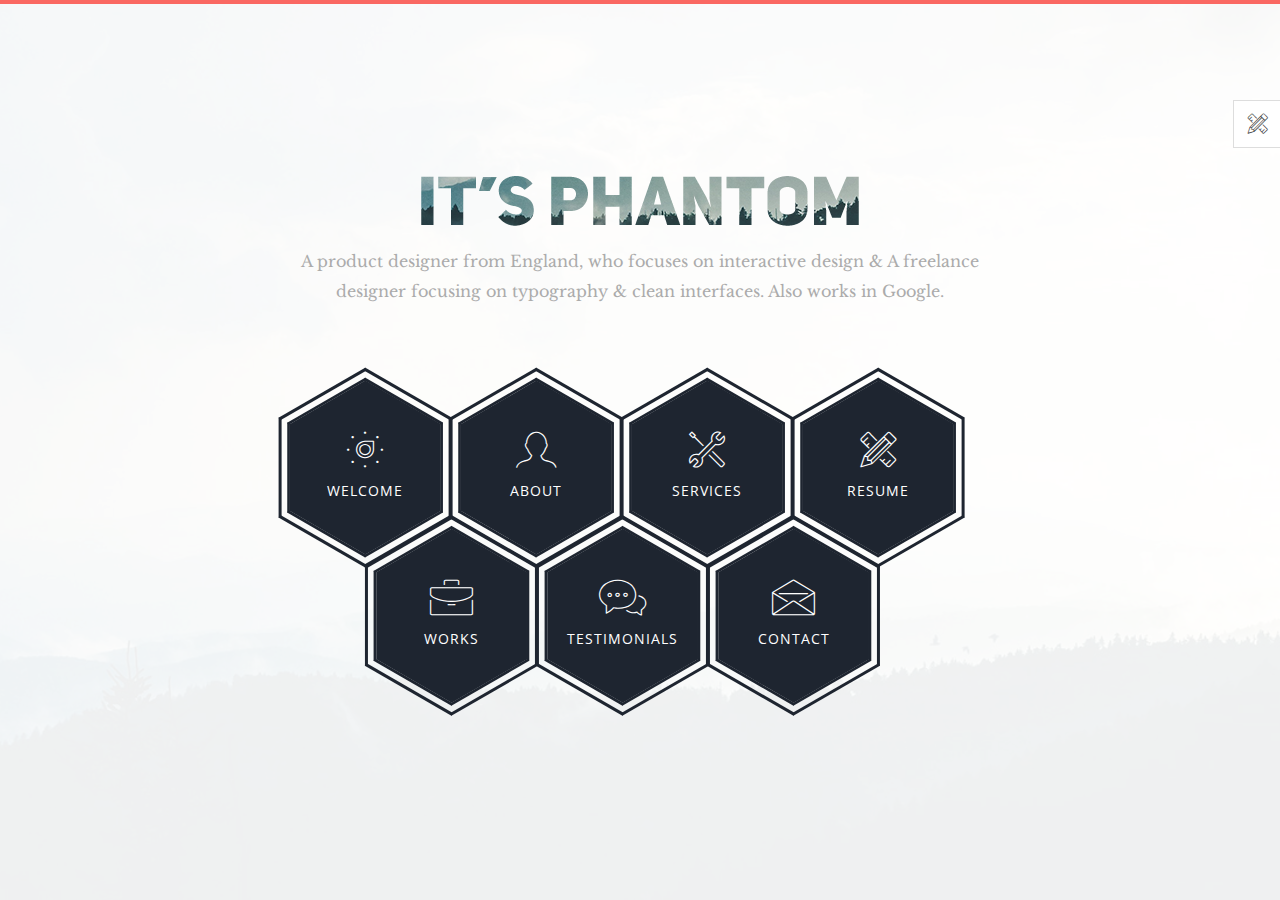
<file: _Archive/theme/index.html>
<!--
 // WEBSITE: https://themefisher.com
 // TWITTER: https://twitter.com/themefisher
 // FACEBOOK: https://www.facebook.com/themefisher
 // GITHUB: https://github.com/themefisher/
-->

<!-- 
THEME: Phantom - Bootstrap Portfolio Template
VERSION: 1.0.0
AUTHOR: Themefisher

HOMEPAGE: https://themefisher.com/products/phantom-best-bootstrap-portfolio-template/
DEMO: https://demo.themefisher.com/phantom/
GITHUB: https://github.com/themefisher/Phantom-Bootstrap-Portfolio-Template

WEBSITE: https://themefisher.com
TWITTER: https://twitter.com/themefisher
FACEBOOK: https://www.facebook.com/themefisher
-->

<!DOCTYPE html>
<html lang="zxx">
<head>

  <!-- ** Basic Page Needs ** -->
  <meta charset="utf-8">
  <title>Phantom - Bootstrap Portfolio Template</title>

  <!-- ** Mobile Specific Metas ** -->
  <meta http-equiv="X-UA-Compatible" content="IE=edge">
  <meta name="description" content="Portfolio HTML Template">
  <meta name="viewport" content="width=device-width, initial-scale=1.0, maximum-scale=5.0">
  <meta name="author" content="Themefisher">
  <meta name="generator" content="Themefisher Html5 Portfolio Template v1.0">

  <!-- Essential Stylesheets -->
  <link rel="stylesheet" href="https://fonts.googleapis.com/css?family=Libre+Baskerville:400,400i|Open+Sans:400,600,700,800">
  <link rel="stylesheet" href="plugins/bootstrap/bootstrap.min.css">
  <link rel="stylesheet" href="plugins/animate.css">
  <link rel="stylesheet" href="plugins/slick/slick.css">
  <link rel="stylesheet" href="plugins/slick/slick-theme.css">
  <link rel="stylesheet" href="plugins/themefisher-fonts/css/themefisher-fonts.min.css">  

  <!-- Main Stylesheet -->
  <link rel="stylesheet" href="css/style.css">
  
  <!-- Theme Stylesheet -->
  <link rel="stylesheet" href="#" id="color-changer">
  
  <!--Favicon-->
  <link rel="icon" href="images/favicon.png" type="image/x-icon">

</head>
<body><!-- set class="dark" on body tag for DARK-THEME -->

  <div class="preloader">
    <div class="loading-mask"></div>
    <div class="loading-mask"></div>
    <div class="loading-mask"></div>
    <div class="loading-mask"></div>
    <div class="loading-mask"></div>
  </div>

  <div class="preview-wrapper">
    <div class="switcher-head">
      <span>Style Switcher</span>
      <div class="switcher-trigger tf-tools"></div>
    </div>

    <div class="switcher-body">
      <h4>Choose Color:</h4>
      <ul class="color-options list-none">
        <li class="c0" data-color="red" title="Default">Default</li>
        <li class="c1" data-color="blue" title="Red">Red</li>
        <li class="c2" data-color="green" title="Green">Green</li>
        <li class="c3" data-color="yellow" title="Blue">Blue</li>
      </ul>
    </div>
  </div>

<main class="site-wrapper">
  <div class="pt-table">
    <div class="pt-tablecell page-home relative" style="background-image: url('images/banner.jpg');">
      <div class="overlay"></div>

      <div class="container">
        <div class="row">
          <div class="col-xs-12 col-md-offset-1 col-md-10 col-lg-offset-2 col-lg-8">
            <div class="page-title home text-center">
              <img src="images/phantom.png" alt="">
              <p>A product designer from England, who focuses on interactive design &amp; A freelance designer focusing on typography &amp; clean interfaces. Also works in Google.</p>
            </div>

            <div class="hexagon-menu clear">
              <div class="hexagon-item">
                <div class="hex-item">
                  <div></div>
                  <div></div>
                  <div></div>
                </div>
                <div class="hex-item">
                  <div></div>
                  <div></div>
                  <div></div>
                </div>
                <a href="welcome.html" class="hex-content">
                  <span class="hex-content-inner">
                    <span class="icon">
                      <i class="tf-dial"></i>
                    </span>
                    <span class="title">Welcome</span>
                  </span>
                  <svg viewbox="0 0 173.20508075688772 200" height="200" width="174" version="1.1"
                    xmlns="http://www.w3.org/2000/svg">
                    <path
                      d="M86.60254037844386 0L173.20508075688772 50L173.20508075688772 150L86.60254037844386 200L0 150L0 50Z"
                      fill="#1e2530"></path>
                  </svg>
                </a>
              </div>
              <div class="hexagon-item">
                <div class="hex-item">
                  <div></div>
                  <div></div>
                  <div></div>
                </div>
                <div class="hex-item">
                  <div></div>
                  <div></div>
                  <div></div>
                </div>
                <a href="about.html" class="hex-content">
                  <span class="hex-content-inner">
                    <span class="icon">
                      <i class="tf-profile-male"></i>
                    </span>
                    <span class="title">About</span>
                  </span>
                  <svg viewbox="0 0 173.20508075688772 200" height="200" width="174" version="1.1"
                    xmlns="http://www.w3.org/2000/svg">
                    <path d="M86.60254037844386 0L173.20508075688772 50L173.20508075688772 150L86.60254037844386 200L0 150L0 50Z" fill="#1e2530"></path>
                  </svg>
                </a>
              </div>
              <div class="hexagon-item">
                <div class="hex-item">
                  <div></div>
                  <div></div>
                  <div></div>
                </div>
                <div class="hex-item">
                  <div></div>
                  <div></div>
                  <div></div>
                </div>
                <a href="services.html" class="hex-content">
                  <span class="hex-content-inner">
                    <span class="icon">
                      <i class="tf-tools-2"></i>
                    </span>
                    <span class="title">Services</span>
                  </span>
                  <svg viewbox="0 0 173.20508075688772 200" height="200" width="174" version="1.1"
                    xmlns="http://www.w3.org/2000/svg">
                    <path d="M86.60254037844386 0L173.20508075688772 50L173.20508075688772 150L86.60254037844386 200L0 150L0 50Z" fill="#1e2530"></path>
                  </svg>
                </a>
              </div>
              <div class="hexagon-item">
                <div class="hex-item">
                  <div></div>
                  <div></div>
                  <div></div>
                </div>
                <div class="hex-item">
                  <div></div>
                  <div></div>
                  <div></div>
                </div>
                <a href="resume.html" class="hex-content">
                  <span class="hex-content-inner">
                    <span class="icon">
                      <i class="tf-tools"></i>
                    </span>
                    <span class="title">Resume</span>
                  </span>
                  <svg viewbox="0 0 173.20508075688772 200" height="200" width="174" version="1.1"
                    xmlns="http://www.w3.org/2000/svg">
                    <path d="M86.60254037844386 0L173.20508075688772 50L173.20508075688772 150L86.60254037844386 200L0 150L0 50Z" fill="#1e2530"></path>
                  </svg>
                </a>
              </div>
              <div class="hexagon-item">
                <div class="hex-item">
                  <div></div>
                  <div></div>
                  <div></div>
                </div>
                <div class="hex-item">
                  <div></div>
                  <div></div>
                  <div></div>
                </div>
                <a href="works.html" class="hex-content">
                  <span class="hex-content-inner">
                    <span class="icon">
                      <i class="tf-briefcase2"></i>
                    </span>
                    <span class="title">Works</span>
                  </span>
                  <svg viewbox="0 0 173.20508075688772 200" height="200" width="174" version="1.1"
                    xmlns="http://www.w3.org/2000/svg">
                    <path d="M86.60254037844386 0L173.20508075688772 50L173.20508075688772 150L86.60254037844386 200L0 150L0 50Z" fill="#1e2530"></path>
                  </svg>
                </a>
              </div>
              <div class="hexagon-item">
                <div class="hex-item">
                  <div></div>
                  <div></div>
                  <div></div>
                </div>
                <div class="hex-item">
                  <div></div>
                  <div></div>
                  <div></div>
                </div>
                <a href="testimonials.html" class="hex-content">
                  <span class="hex-content-inner">
                    <span class="icon">
                      <i class="tf-chat"></i>
                    </span>
                    <span class="title">Testimonials</span>
                  </span>
                  <svg viewbox="0 0 173.20508075688772 200" height="200" width="174" version="1.1"
                    xmlns="http://www.w3.org/2000/svg">
                    <path d="M86.60254037844386 0L173.20508075688772 50L173.20508075688772 150L86.60254037844386 200L0 150L0 50Z" fill="#1e2530"></path>
                  </svg>
                </a>
              </div>
              <div class="hexagon-item">
                <div class="hex-item">
                  <div></div>
                  <div></div>
                  <div></div>
                </div>
                <div class="hex-item">
                  <div></div>
                  <div></div>
                  <div></div>
                </div>
                <a href="contact.html" class="hex-content">
                  <span class="hex-content-inner">
                    <span class="icon">
                      <i class="tf-envelope2"></i>
                    </span>
                    <span class="title">Contact</span>
                  </span>
                  <svg viewbox="0 0 173.20508075688772 200" height="200" width="174" version="1.1"
                    xmlns="http://www.w3.org/2000/svg">
                    <path d="M86.60254037844386 0L173.20508075688772 50L173.20508075688772 150L86.60254037844386 200L0 150L0 50Z" fill="#1e2530"></path>
                  </svg>
                </a>
              </div>
            </div> <!-- /.hexagon-menu -->

          </div> <!-- /.col-xs-12 -->

        </div> <!-- /.row -->
      </div> <!-- /.container -->

    </div> <!-- /.pt-tablecell -->
  </div> <!-- /.pt-table -->
</main> <!-- /.site-wrapper -->


<!-- 
Essential Scripts
=====================================-->
<script src="plugins/jquery-2.2.4.min.js"></script>
<script src="plugins/bootstrap/bootstrap.min.js"></script>
<script src="plugins/jquery.nicescroll.min.js"></script>
<script src="plugins/isotope/isotope.pkgd.min.js"></script>
<script src="plugins/slick/slick.min.js"></script>

<script src="js/script.js"></script>

</body>
</html>
</file>
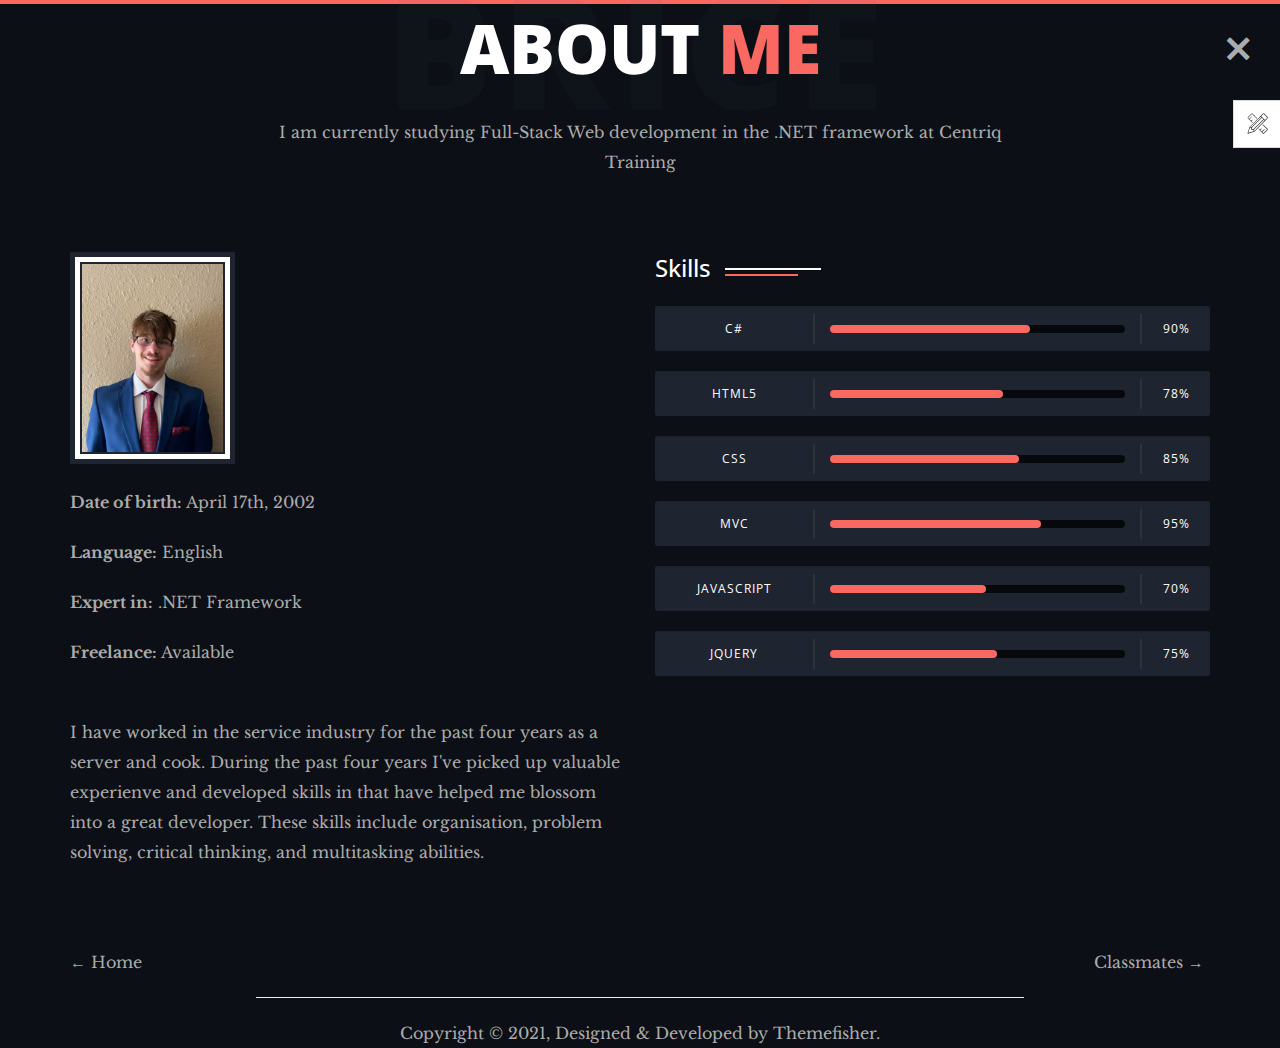
<file: about.html>
<!--
 // WEBSITE: https://themefisher.com
 // TWITTER: https://twitter.com/themefisher
 // FACEBOOK: https://www.facebook.com/themefisher
 // GITHUB: https://github.com/themefisher/
-->

<!-- 
THEME: Phantom - Bootstrap Portfolio Template
VERSION: 1.0.0
AUTHOR: Themefisher

HOMEPAGE: https://themefisher.com/products/phantom-best-bootstrap-portfolio-template/
DEMO: https://demo.themefisher.com/phantom/
GITHUB: https://github.com/themefisher/Phantom-Bootstrap-Portfolio-Template

WEBSITE: https://themefisher.com
TWITTER: https://twitter.com/themefisher
FACEBOOK: https://www.facebook.com/themefisher
-->

<!DOCTYPE html>
<html lang="zxx">
<head>

  <!-- ** Basic Page Needs ** -->
  <meta charset="utf-8">
  <title>Brice Paquette | About</title>

  <!-- ** Mobile Specific Metas ** -->
  <meta http-equiv="X-UA-Compatible" content="IE=edge">
  <meta name="description" content="Portfolio HTML Template">
  <meta name="viewport" content="width=device-width, initial-scale=1.0, maximum-scale=5.0">
  <meta name="author" content="Themefisher">
  <meta name="generator" content="Themefisher Html5 Portfolio Template v1.0">

  <!-- Essential Stylesheets -->
  <link rel="stylesheet" href="https://fonts.googleapis.com/css?family=Libre+Baskerville:400,400i|Open+Sans:400,600,700,800">
  <link rel="stylesheet" href="plugins/bootstrap/bootstrap.min.css">
  <link rel="stylesheet" href="plugins/animate.css">
  <link rel="stylesheet" href="plugins/slick/slick.css">
  <link rel="stylesheet" href="plugins/slick/slick-theme.css">
  <link rel="stylesheet" href="plugins/themefisher-fonts/css/themefisher-fonts.min.css">  

  <!-- Main Stylesheet -->
  <link rel="stylesheet" href="css/style.css">
  
  <!-- Personalized Styles -->
  <link rel="stylesheet" href="/css/main.css">
  <!-- Theme Stylesheet -->
  <link rel="stylesheet" href="#" id="color-changer">
  
  <!--Favicon-->
  <link rel="icon" href="images/favicon.png" type="image/x-icon" id="favicon">

</head>
<body class="dark"><!-- set class="dark" on body tag for DARK-THEME -->

  <div class="preloader">
    <div class="loading-mask"></div>
    <div class="loading-mask"></div>
    <div class="loading-mask"></div>
    <div class="loading-mask"></div>
    <div class="loading-mask"></div>
  </div>

  <div class="preview-wrapper">
    <div class="switcher-head">
      <span>Style Switcher</span>
      <div class="switcher-trigger tf-tools"></div>
    </div>

    <div class="switcher-body">
      <h4>Choose Color:</h4>
      <ul class="color-options list-none">
        <li class="c0" data-color="red" title="Red" onclick="setColor('red')">Red</li>
        <li class="c1" data-color="blue" title="Blue" onclick="setColor('blue')">Blue</li>
        <li class="c2" data-color="green" title="Green" onclick="setColor('green')">Green</li>
        <li class="c3" data-color="yellow" title="Yellow" onclick="setColor('yellow')">Yellow</li>
      </ul>
    </div>
  </div>

<main class="site-wrapper">
  <div class="pt-table">
    <div class="pt-tablecell page-about relative">
      <!-- .close -->
      <a href="./" class="page-close"><i class="tf-ion-close"></i></a>
      <!-- /.close -->

      <div class="container">
        <div class="row">
          <div class="col-xs-12 col-md-offset-1 col-md-10 col-lg-offset-2 col-lg-8">
            <div class="page-title text-center">
              <h2>About <span class="primary">me</span> <span class="title-bg">Brice</span></h2>
              <p>I am currently studying Full-Stack Web development in the .NET framework at Centriq Training</p>
            </div>
          </div>

          <div class="col-xs-12 col-md-6">
            <div class="about-author">
              <figure class="author-thumb">
                <img src="images/Me.jpg" alt="Me in a blue suit">
              </figure> <!-- /.author-bio -->
            </div> <!-- /.about-author -->
              <div class="author-desc">
                <p><b>Date of birth:</b> April 17th, 2002</p>
                <p><b>Language:</b> English</p>
                <p><b>Expert in:</b> .NET Framework</p>
                <p><b class="text-white">Freelance:</b> Available</p>
                <br>
              </div>
              <!-- /.author-desc -->
            
            <p style="margin-bottom: 5em;">I have worked in the service industry for the past four years as a server and cook. 
              During the past four years I've picked up valuable experienve and developed
              skills in that have helped me blossom into a great developer. These skills include organisation, 
              problem solving, critical thinking, and multitasking abilities.
            </p>
          </div> <!-- /.col -->

          <div class="col-xs-12 col-md-6">
            <div class="section-title clear">
              <h3>Skills</h3>
            </div>
            <div class="skill-wrapper">
              <div class="progress clear">
                <div class="skill-name">C#</div>
                <div class="skill-bar">
                  <div class="bar"></div>
                </div>
                <div class="skill-lavel" data-skill-value="90%"></div>
              </div> <!-- /.progress -->
              <div class="progress clear">
                <div class="skill-name">HTML5</div>
                <div class="skill-bar">
                  <div class="bar"></div>
                </div>
                <div class="skill-lavel" data-skill-value="78%"></div>
              </div> <!-- /.progress -->
              <div class="progress clear">
                <div class="skill-name">CSS</div>
                <div class="skill-bar">
                  <div class="bar"></div>
                </div>
                <div class="skill-lavel" data-skill-value="85%"></div>
              </div> <!-- /.progress -->
              <div class="progress clear">
                <div class="skill-name">MVC</div>
                <div class="skill-bar">
                  <div class="bar"></div>
                </div>
                <div class="skill-lavel" data-skill-value="95%"></div>
              </div> <!-- /.progress -->
              <div class="progress clear">
                <div class="skill-name">JavaScript</div>
                <div class="skill-bar">
                  <div class="bar"></div>
                </div>
                <div class="skill-lavel" data-skill-value="70%"></div>
              </div> <!-- /.progress -->
              <div class="progress clear">
                <div class="skill-name">jQuery</div>
                <div class="skill-bar">
                  <div class="bar"></div>
                </div>
                <div class="skill-lavel" data-skill-value="75%"></div>
              </div> <!-- /.progress -->
            </div> <!-- /.skill-wrapper -->
          </div> <!-- /.col -->
        </div> <!-- /.row -->
      </div> <!-- /.container -->

      <nav class="clear">
        <div class="container">
          <div class="row flex flex-middle space-between">

              <a href="index.html" class="link col-lg-3">&larr; Home</a>
              <a href="classmates.html" class="link col-lg-offset-9 col-lg-3">Classmates &rarr;</a>
            </ul>
          </div>
        </div>
      </nav>
        <!-- /.page-nav -->
<footer>
  <hr class="copy-line">
  <p class="text-center">Copyright &copy; 2021, Designed &amp; Developed by <a href="https://themefisher.com/">Themefisher</a>.</p>
</footer>
      <!-- /.container -->
    </div> <!-- /.pt-tablecell -->
  </div> <!-- /.pt-table -->
</main> <!-- /.site-wrapper -->


<!-- 
Essential Scripts
=====================================-->
<script src="plugins/jquery-2.2.4.min.js"></script>
<script src="plugins/bootstrap/bootstrap.min.js"></script>
<script src="plugins/jquery.nicescroll.min.js"></script>
<script src="plugins/isotope/isotope.pkgd.min.js"></script>
<script src="plugins/slick/slick.min.js"></script>

<script src="js/script.js"></script>
<script src="/js/main.js"></script>

</body>
</html>
</file>
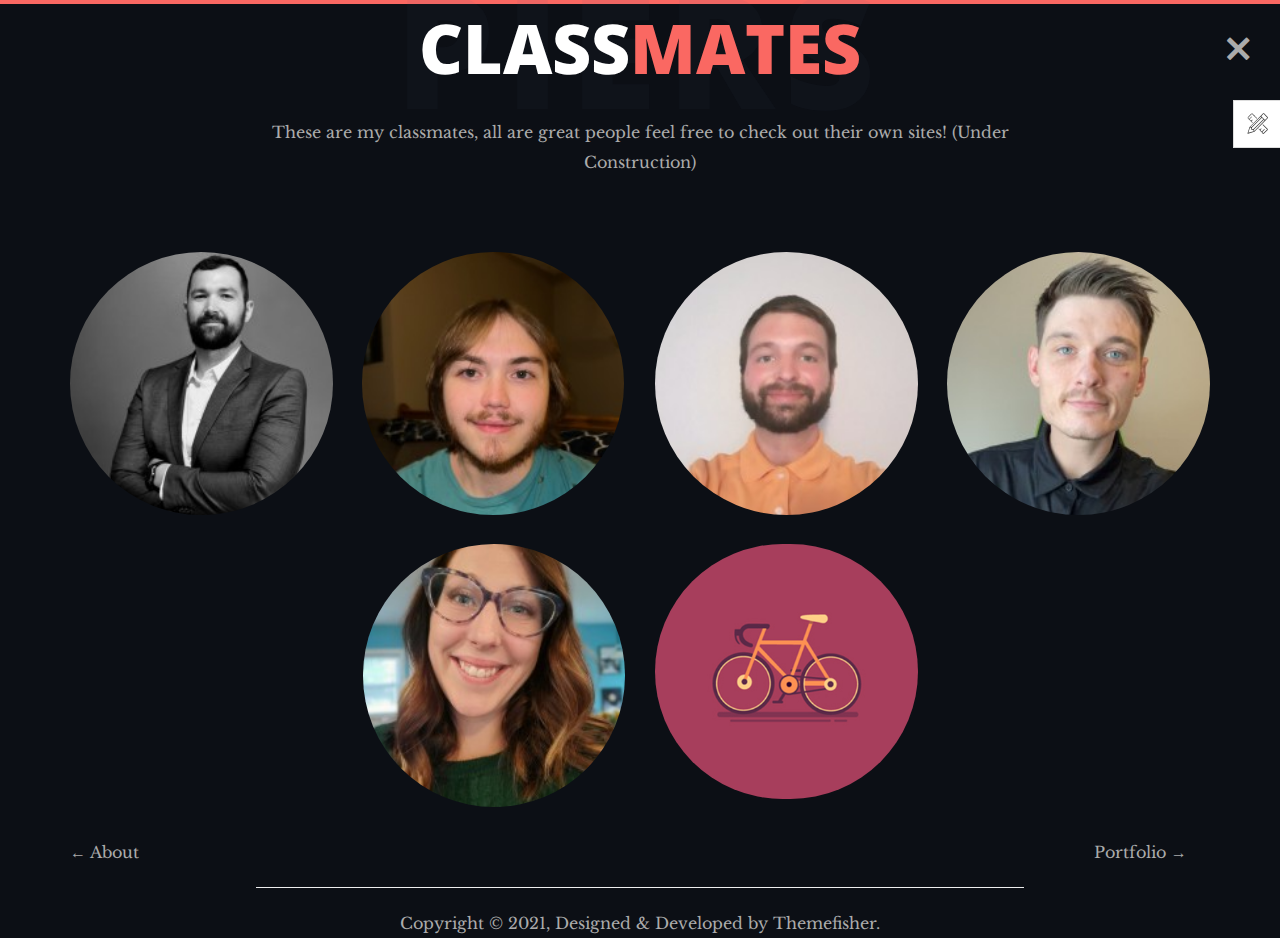
<file: classmates.html>
<!--
 // WEBSITE: https://themefisher.com
 // TWITTER: https://twitter.com/themefisher
 // FACEBOOK: https://www.facebook.com/themefisher
 // GITHUB: https://github.com/themefisher/
-->

<!-- 
THEME: Phantom - Bootstrap Portfolio Template
VERSION: 1.0.0
AUTHOR: Themefisher

HOMEPAGE: https://themefisher.com/products/phantom-best-bootstrap-portfolio-template/
DEMO: https://demo.themefisher.com/phantom/
GITHUB: https://github.com/themefisher/Phantom-Bootstrap-Portfolio-Template

WEBSITE: https://themefisher.com
TWITTER: https://twitter.com/themefisher
FACEBOOK: https://www.facebook.com/themefisher
-->

<!DOCTYPE html>
<html lang="zxx">
<head>

  <!-- ** Basic Page Needs ** -->
  <meta charset="utf-8">
  <title>Brice Paquette | Portfolio</title>

  <!-- ** Mobile Specific Metas ** -->
  <meta http-equiv="X-UA-Compatible" content="IE=edge">
  <meta name="description" content="Portfolio HTML Template">
  <meta name="viewport" content="width=device-width, initial-scale=1.0, maximum-scale=5.0">
  <meta name="author" content="Themefisher">
  <meta name="generator" content="Themefisher Html5 Portfolio Template v1.0">

  <!-- Essential Stylesheets -->
  <link rel="stylesheet" href="https://fonts.googleapis.com/css?family=Libre+Baskerville:400,400i|Open+Sans:400,600,700,800">
  <link rel="stylesheet" href="plugins/bootstrap/bootstrap.min.css">
  <link rel="stylesheet" href="plugins/animate.css">
  <link rel="stylesheet" href="plugins/slick/slick.css">
  <link rel="stylesheet" href="plugins/slick/slick-theme.css">
  <link rel="stylesheet" href="plugins/themefisher-fonts/css/themefisher-fonts.min.css">  

  <!-- Main Stylesheet -->
  <link rel="stylesheet" href="/css/style.css">
  
  <!-- Theme Stylesheet -->
  <link rel="stylesheet" href="#" id="color-changer">
  
  <!-- My stylesheet -->
  <link rel="stylesheet" href="/css/main.css">

  <!--Favicon-->
  <link rel="icon" href="images/favicon.png" type="image/x-icon" id="favicon">
</head>
<body class="dark classmates"><!-- set class="dark" on body tag for DARK-THEME -->

  <div class="preloader">
    <div class="loading-mask"></div>
    <div class="loading-mask"></div>
    <div class="loading-mask"></div>
    <div class="loading-mask"></div>
    <div class="loading-mask"></div>
  </div>

  <div class="preview-wrapper">
    <div class="switcher-head">
      <span>Style Switcher</span>
      <div class="switcher-trigger tf-tools"></div>
    </div>

    <div class="switcher-body">
      <h4>Choose Color:</h4>
      <ul class="color-options list-none">
        <li class="c0" data-color="red" title="Red" onclick="setColor('red')">Red</li>
        <li class="c1" data-color="blue" title="Blue" onclick="setColor('blue')">Blue</li>
        <li class="c2" data-color="green" title="Green" onclick="setColor('green')">Green</li>
        <li class="c3" data-color="yellow" title="Yellow" onclick="setColor('yellow')">Yellow</li>
      </ul>
    </div>
  </div>

<main class="site-wrapper">
  <div class="pt-table">
    <div class="pt-tablecell page-works relative">
      <!-- .close -->
      <a href="./" class="page-close"><i class="tf-ion-close"></i></a>
      <!-- /.close -->

      <div class="container">
        <div class="row">
          <div class="col-xs-12 col-md-offset-1 col-md-10 col-lg-offset-2 col-lg-8">
            <div class="page-title text-center">
              <h2>Class<span class="primary">mates</span> <span class="title-bg">Piers</span></h2>
              <p>These are my classmates, all are great people feel free to check out their own sites! (Under Construction)</p>
            </div>
          </div>
        </div> <!-- /.row -->

        
        
        <div class="row isotope-gutter">
          <div class="col-xs-offset-1 col-xs-10 col-sm-offset-0 col-sm-6 col-md-offset-0 col-md-4 col-lg-offset-0 col-lg-3">
            <figure class="works-item">
              <img src="/images/Classmates/Sean.jpg" alt="Sean">
              <div class="overlay"></div>
              <figcaption class="works-inner">
                <h4>Sean</h4>
                <p><a href="http://thatssean.com" target="_blank">Sean's Site</a><br>
                  
                </p>
              </figcaption>
            </figure>
          </div>

          <div class="col-xs-offset-1 col-xs-10 col-sm-offset-0 col-sm-6 col-md-offset-0 col-md-4 col-lg-offset-0 col-lg-3">
            <figure class="works-item">
              <img src="/images/Classmates/Colson.jpg" alt="Colson">
              <div class="overlay"></div>
              <figcaption class="works-inner">
                <h4>Colson</h4>
                <p><a href="http://ColsonDonnerDev.com" target="_blank">Colson's Site</a><br>
                  
                </p>
              </figcaption>
            </figure>
          </div>
          <div class="col-xs-offset-1 col-xs-10 col-sm-offset-0 col-sm-6 col-md-offset-0 col-md-4 col-lg-offset-0 col-lg-3">
            <figure class="works-item">
              <img src="/images/Classmates/Evan.jpg" alt="Evan">
              <div class="overlay"></div>
              <figcaption class="works-inner">
                <h4>Evan</h4>
                <p><a href="http://evannoeldev.com" target="_blank">Evan's Site</a><br>
                  
                </p>
              </figcaption>
            </figure>
          </div>
          <div class="col-xs-offset-1 col-xs-10 col-sm-offset-0 col-sm-6 col-md-offset-0 col-md-4 col-lg-offset-0 col-lg-3">
            <figure class="works-item">
              <img src="/images/Classmates/JD.jpg" alt="Jeffery">
              <div class="overlay"></div>
              <figcaption class="works-inner">
                <h4>Jeffery</h4>
                <p><a href="http://jeffreycundiff.com" target="_blank">Jeffery's Site</a><br>
                  
                </p>
              </figcaption>
            </figure>
          </div>
          <div class="col-xs-offset-1 col-xs-10 col-sm-offset-0 col-sm-6 col-md-offset-0 col-md-4 col-lg-offset-3 col-lg-3">
            <figure class="works-item">
              <img src="/images/Classmates/Natalie.jpg" alt="Natalie">
              <div class="overlay"></div>
              <figcaption class="works-inner">
                <h4>Natalie</h4>
                <p><a href="http://natalielk.com" target="_blank">Natalie's Site</a><br>
                  
                </p>
              </figcaption>
            </figure>
          </div>
          <div class="col-xs-offset-1 col-xs-10 col-sm-offset-0 col-sm-6 col-md-offset-0 col-md-4 col-lg-offset-0 col-lg-3">
            <figure class="works-item">
              <img src="/images/works/1.jpg" alt="Aaron">
              <div class="overlay"></div>
              <figcaption class="works-inner">
                <h4>Aaron</h4>
                <p><a href="http://aaronfschmitt.com" target="_blank">Aaron's Site</a><br>
                  
                </p>
              </figcaption>
            </figure>
          </div>
            </figure>
          </div>

        </div> <!-- /.row -->
        <nav class="clear">
          <div class="container">
            <div class="row flex flex-middle space-between">
  
                <a href="about.html" class="link col-lg-3">&larr; About</a>
                <a href="portfolio.html" class="link col-lg-offset-9 col-lg-3">Portfolio &rarr;</a>
              </ul>
            </div>
          </div>
        </nav>
          <!-- /.page-nav -->
  <footer>
    <hr class="copy-line">
    <p class="text-center">Copyright &copy; 2021, Designed &amp; Developed by <a href="https://themefisher.com/">Themefisher</a>.</p>
  </footer>
      </div> <!-- /.container -->
</main> <!-- /.site-wrapper -->


<!-- 
Essential Scripts
=====================================-->
<script src="plugins/jquery-2.2.4.min.js"></script>
<script src="plugins/bootstrap/bootstrap.min.js"></script>
<script src="plugins/jquery.nicescroll.min.js"></script>
<script src="plugins/isotope/isotope.pkgd.min.js"></script>
<script src="plugins/slick/slick.min.js"></script>

<script src="js/script.js"></script>
<script src="/js/main.js"></script>

</body>
</html>
</file>
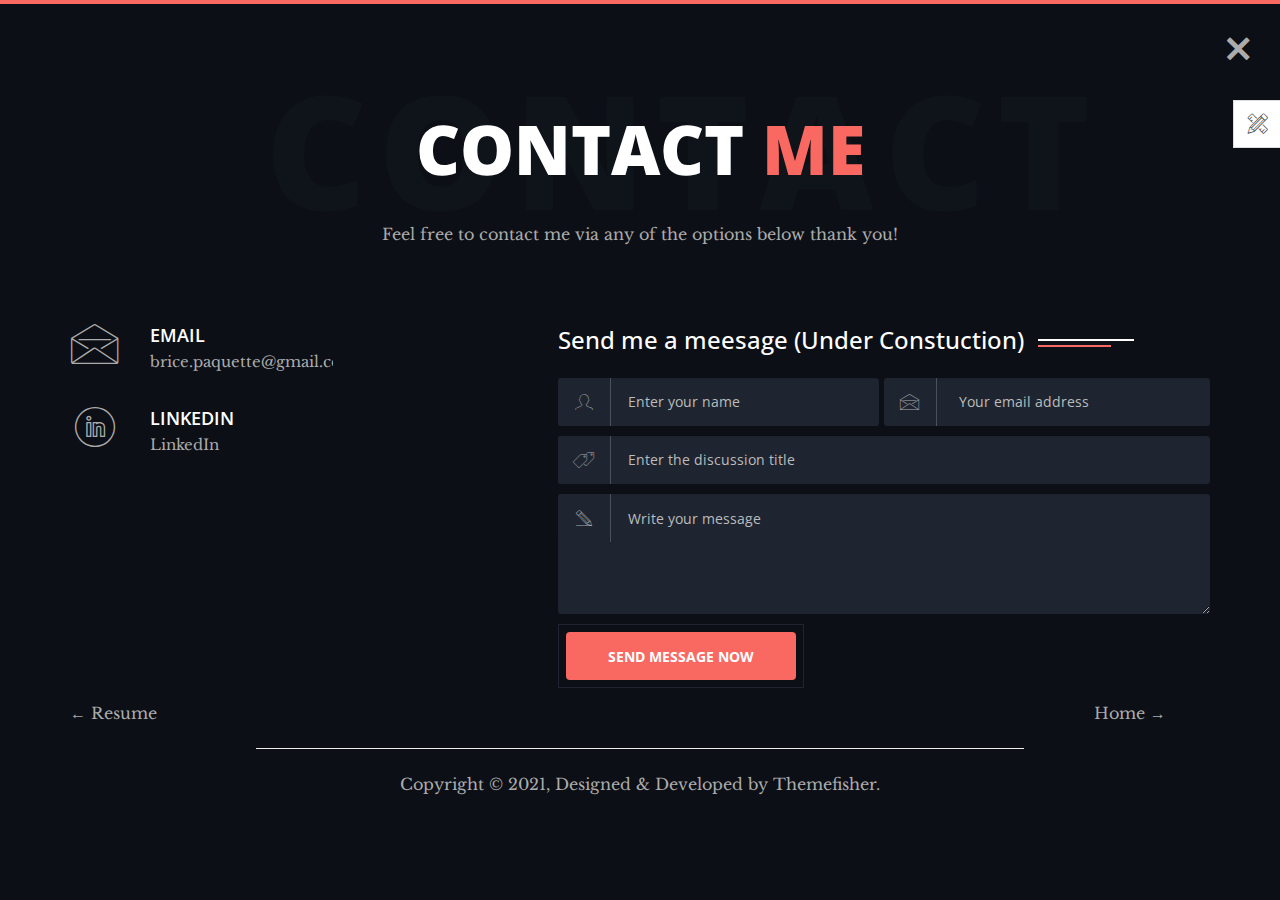
<file: contact.html>
<!--
 // WEBSITE: https://themefisher.com
 // TWITTER: https://twitter.com/themefisher
 // FACEBOOK: https://www.facebook.com/themefisher
 // GITHUB: https://github.com/themefisher/
-->

<!-- 
THEME: Phantom - Bootstrap Portfolio Template
VERSION: 1.0.0
AUTHOR: Themefisher

HOMEPAGE: https://themefisher.com/products/phantom-best-bootstrap-portfolio-template/
DEMO: https://demo.themefisher.com/phantom/
GITHUB: https://github.com/themefisher/Phantom-Bootstrap-Portfolio-Template

WEBSITE: https://themefisher.com
TWITTER: https://twitter.com/themefisher
FACEBOOK: https://www.facebook.com/themefisher
-->

<!DOCTYPE html>
<html lang="zxx">
<head>

  <!-- ** Basic Page Needs ** -->
  <meta charset="utf-8">
  <title>Brice Paquette | Contact</title>

  <!-- ** Mobile Specific Metas ** -->
  <meta http-equiv="X-UA-Compatible" content="IE=edge">
  <meta name="description" content="Portfolio HTML Template">
  <meta name="viewport" content="width=device-width, initial-scale=1.0, maximum-scale=5.0">
  <meta name="author" content="Themefisher">
  <meta name="generator" content="Themefisher Html5 Portfolio Template v1.0">

  <!-- Essential Stylesheets -->
  <link rel="stylesheet" href="https://fonts.googleapis.com/css?family=Libre+Baskerville:400,400i|Open+Sans:400,600,700,800">
  <link rel="stylesheet" href="plugins/bootstrap/bootstrap.min.css">
  <link rel="stylesheet" href="plugins/animate.css">
  <link rel="stylesheet" href="plugins/slick/slick.css">
  <link rel="stylesheet" href="plugins/slick/slick-theme.css">
  <link rel="stylesheet" href="plugins/themefisher-fonts/css/themefisher-fonts.min.css">  

  <!-- Main Stylesheet -->
  <link rel="stylesheet" href="css/style.css">
  
  <!-- Personalized Styles -->
  <link rel="stylesheet" href="/css/main.css">
  <!-- Theme Stylesheet -->
  <link rel="stylesheet" href="#" id="color-changer">
  
  <!--Favicon-->
  <link rel="icon" href="images/favicon.png" type="image/x-icon">

</head>
<body class="dark" id="theme"><!-- set class="dark" on body tag for DARK-THEME -->

  <div class="preloader">
    <div class="loading-mask"></div>
    <div class="loading-mask"></div>
    <div class="loading-mask"></div>
    <div class="loading-mask"></div>
    <div class="loading-mask"></div>
  </div>

  <div class="preview-wrapper">
    <div class="switcher-head">
      <span>Style Switcher</span>
      <div class="switcher-trigger tf-tools"></div>
    </div>

    <div class="switcher-body">
      <h4>Choose Color:</h4>
      <ul class="color-options list-none">
        <li class="c0" data-color="red" title="Red" onclick="setColor('red')">Red</li>
        <li class="c1" data-color="blue" title="Blue" onclick="setColor('blue')">Blue</li>
        <li class="c2" data-color="green" title="Green" onclick="setColor('green')">Green</li>
        <li class="c3" data-color="yellow" title="Yellow" onclick="setColor('yellow')">Yellow</li>
      </ul>
    </div>
  </div>

  <main class="site-wrapper">
    <div class="pt-table">
      <div class="pt-tablecell page-contact relative">
        <!-- .close -->
        <a href="./" class="page-close"><i class="tf-ion-close"></i></a>
        <!-- /.close -->

        <div class="container">
          <div class="row">
            <div class="col-xs-12 col-md-offset-1 col-md-10 col-lg-offset-2 col-lg-8">
              <div class="page-title text-center">
                <h2>Contact <span class="primary">me</span> <span class="title-bg">Contact</span></h2>
                <p>Feel free to contact me via any of the options below thank you!</p>
              </div>
            </div>
          </div> <!-- /.row -->

          <div class="row">
            <div class="col-xs-12 col-sm-5 col-md-4 col-lg-3">
              <div class="contact-block">
                <div class="media">
                  <div class="media-left">
                    <i class="tf-envelope2"></i>
                  </div>
                  <div class="media-body">
                    <h4>Email</h4>
                    <p><a href="mailto:brice.paquette@gmail.com">brice.paquette@gmail.com</a></p>
                  </div>
                </div>
              </div>
              <!-- /.contact-block -->
              <div class="contact-block">
                <div class="media">
                  <div class="media-left">
                    <i class="tf-linkedin"></i>
                  </div>
                  <div class="media-body">
                    <h4>LinkedIn</h4>
                    <p><a href="https://www.linkedin.com/in/brice-paquette-04a0a61b0/" target="_blank">LinkedIn</a></p>
                  </div>
                </div>
              </div>
              <!-- /.contact-block -->
              

              
            </div>
            <div class="col-xs-12 col-sm-7 col-md-7 col-md-offset-1 col-lg-offset-2">
              <div class="section-title clear">
                <h3>Send me a meesage (Under Constuction)</h3>
                <span class="bar-dark"></span>
                <span class="bar-primary"></span>
              </div>

              <form id="contact-form" class="row contact-form no-gutter" action="#" method="post">
                <div class="col-xs-12 col-sm-6">
                  <div class="input-field name">
                    <span class="input-icon" id="name"><i class="tf-profile-male"></i></span>
                    <input type="text" class="form-control" placeholder="Enter your name" required>
                  </div>
                </div> <!-- ./col- -->
                <div class="col-xs-12 col-sm-6">
                  <div class="input-field email">
                    <span class="input-icon" id="email"><i class="tf-envelope2"></i></span>
                    <input type="email" class="form-control" name="email" placeholder="Your email address" required>
                  </div>
                </div> <!-- ./col- -->
                <div class="col-xs-12 col-sm-12">
                  <div class="input-field">
                    <span class="input-icon" id="subject"><i class="tf-pricetags"></i></span>
                    <input type="text" class="form-control" name="subject" placeholder="Enter the discussion title" required>
                  </div>
                </div> <!-- ./col- -->
                <div class="col-xs-12 col-sm-12">
                  <div class="input-field message">
                    <span class="input-icon"><i class="tf-pencil2"></i></span>
                    <textarea name="message" id="message" class="form-control"
                      placeholder="Write your message" required></textarea>
                  </div>
                </div> <!-- ./col- -->
                <div class="col-xs-12 col-sm-12">
                  <div class="input-field">
                    <span class="btn-border">
                      <button type="submit" class="btn btn-primary btn-custom-border text-uppercase">Send Message
                        now</button>
                    </span>
                  </div>
                  <div class="msg-success">Your Message was sent successfully</div>
                  <div class="msg-failed">Something went wrong, please try again later</div>
                </div> <!-- ./col- -->
              </form> <!-- /.row -->
            </div> <!-- /.col- -->
          </div> <!-- /.row -->
        </div> <!-- /.container -->

        <nav class="clear">
          <div class="container">
            <div class="row flex flex-middle space-between">
  
                <a href="resume.html" class="link col-lg-3">&larr; Resume</a>
                <a href="index.html" class="link col-lg-offset-9 col-lg-3">Home &rarr;</a>
              </ul>
            </div>
          </div>
        </nav>
          <!-- /.page-nav -->
  <footer>
    <hr class="copy-line">
    <p class="text-center">Copyright &copy; 2021, Designed &amp; Developed by <a href="https://themefisher.com/">Themefisher</a>.</p>
  </footer>
        
        <!-- /.container -->

      </div> <!-- /.pt-tablecell -->
    </div> <!-- /.pt-table -->
  </main> <!-- /.site-wrapper -->
  

<!-- 
Essential Scripts
=====================================-->
<script src="plugins/jquery-2.2.4.min.js"></script>
<script src="plugins/bootstrap/bootstrap.min.js"></script>
<script src="plugins/jquery.nicescroll.min.js"></script>
<script src="plugins/isotope/isotope.pkgd.min.js"></script>
<script src="plugins/slick/slick.min.js"></script>

<script src="js/script.js"></script>
<script src="/js/main.js"></script>
</body>
</html>
</file>
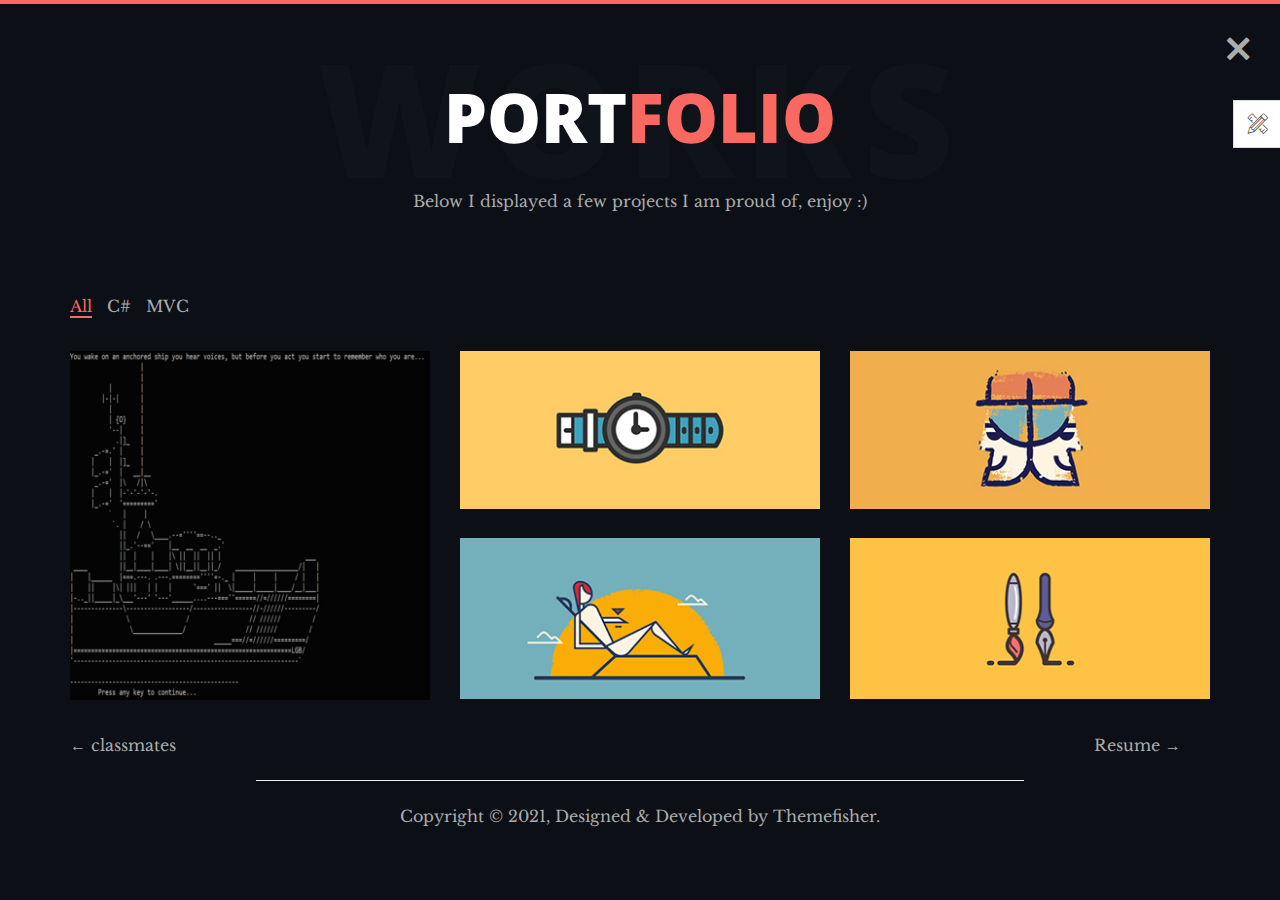
<file: portfolio.html>
<!--
 // WEBSITE: https://themefisher.com
 // TWITTER: https://twitter.com/themefisher
 // FACEBOOK: https://www.facebook.com/themefisher
 // GITHUB: https://github.com/themefisher/
-->

<!-- 
THEME: Phantom - Bootstrap Portfolio Template
VERSION: 1.0.0
AUTHOR: Themefisher

HOMEPAGE: https://themefisher.com/products/phantom-best-bootstrap-portfolio-template/
DEMO: https://demo.themefisher.com/phantom/
GITHUB: https://github.com/themefisher/Phantom-Bootstrap-Portfolio-Template

WEBSITE: https://themefisher.com
TWITTER: https://twitter.com/themefisher
FACEBOOK: https://www.facebook.com/themefisher
-->

<!DOCTYPE html>
<html lang="zxx">
<head>

  <!-- ** Basic Page Needs ** -->
  <meta charset="utf-8">
  <title>Brice Paquette | Portfolio</title>

  <!-- ** Mobile Specific Metas ** -->
  <meta http-equiv="X-UA-Compatible" content="IE=edge">
  <meta name="description" content="Portfolio HTML Template">
  <meta name="viewport" content="width=device-width, initial-scale=1.0, maximum-scale=5.0">
  <meta name="author" content="Themefisher">
  <meta name="generator" content="Themefisher Html5 Portfolio Template v1.0">

  <!-- Essential Stylesheets -->
  <link rel="stylesheet" href="https://fonts.googleapis.com/css?family=Libre+Baskerville:400,400i|Open+Sans:400,600,700,800">
  <link rel="stylesheet" href="plugins/bootstrap/bootstrap.min.css">
  <link rel="stylesheet" href="plugins/animate.css">
  <link rel="stylesheet" href="plugins/slick/slick.css">
  <link rel="stylesheet" href="plugins/slick/slick-theme.css">
  <link rel="stylesheet" href="plugins/themefisher-fonts/css/themefisher-fonts.min.css">  

  <!-- Main Stylesheet -->
  <link rel="stylesheet" href="css/style.css">
  
  <!-- Theme Stylesheet -->
  <link rel="stylesheet" href="#" id="color-changer">
  
  <!-- Personalized Styles -->
  <link rel="stylesheet" href="/css/main.css">
  <!--Favicon-->
  <link rel="icon" href="images/favicon.png" type="image/x-icon" id="favicon">

</head>
<body class="dark"><!-- set class="dark" on body tag for DARK-THEME -->

  <div class="preloader">
    <div class="loading-mask"></div>
    <div class="loading-mask"></div>
    <div class="loading-mask"></div>
    <div class="loading-mask"></div>
    <div class="loading-mask"></div>
  </div>

  <div class="preview-wrapper">
    <div class="switcher-head">
      <span>Style Switcher</span>
      <div class="switcher-trigger tf-tools"></div>
    </div>

    <div class="switcher-body">
      <h4>Choose Color:</h4>
      <ul class="color-options list-none">
        <li class="c0" data-color="red" title="Red" onclick="setColor('red')">Red</li>
        <li class="c1" data-color="blue" title="Blue" onclick="setColor('blue')">Blue</li>
        <li class="c2" data-color="green" title="Green" onclick="setColor('green')">Green</li>
        <li class="c3" data-color="yellow" title="Yellow" onclick="setColor('yellow')">Yellow</li>
      </ul>
    </div>
  </div>

<main class="site-wrapper">
  <div class="pt-table">
    <div class="pt-tablecell page-works relative">
      <!-- .close -->
      <a href="./" class="page-close"><i class="tf-ion-close"></i></a>
      <!-- /.close -->

      <div class="container">
        <div class="row">
          <div class="col-xs-12 col-md-offset-1 col-md-10 col-lg-offset-2 col-lg-8">
            <div class="page-title text-center">
              <h2>Port<span class="primary">folio</span> <span class="title-bg">works</span></h2>
              <p>Below I displayed a few projects I am proud of, enjoy :)</p>
            </div>
          </div>
        </div> <!-- /.row -->

        <div class="row">
          <div class="col-xs-12">
            <ul class="filter list-inline">
              <li><a href="#" class="active" data-filter="*">All</a></li>
              <li><a href="#" data-filter=".C">C#</a></li>
              <li><a href="#" data-filter=".MVC">MVC</a></li>             
            </ul>
          </div>
        </div>

        <div class="row isotope-gutter">
          <div class="col-xs-12 col-sm-6 col-md-4 C">
            <figure class="works-item">
              <img src="images/works/Dungeon.png" alt="">
              <div class="overlay"></div>
              <figcaption class="works-inner">
                <h4>C# Dungeon Application</h4>
                <p><a href="https://github.com/BricePaquette/DungeonApp" target="_blank">GitHub repository</a><br>
                  
                </p>
              </figcaption>
            </figure>
          </div>
          <div class="col-xs-12 col-sm-6 col-md-4 MVC">
            <figure class="works-item">
              <img src="images/works/2.jpg" alt="">
              <div class="overlay"></div>
              <figcaption class="works-inner">
                <h4>StoreFront Application</h4>
                <p><a href="#">GitHub repository</a><br>
                  
                </p>

              </figcaption>
            </figure>
          </div>

          <div class="col-xs-12 col-sm-6 col-md-4">
            <figure class="works-item">
              <img src="images/works/3.jpg" alt="">
              <div class="overlay"></div>
              <figcaption class="works-inner">
                <h4>ToDo API</h4>
                <p><a href="#">GitHub repository</a><br>
                  
                </p>
              </figcaption>
            </figure>
          </div>

          <div class="col-xs-12 col-sm-6 col-md-4 Artworks Illustrator">
            <figure class="works-item">
              <img src="images/works/4.jpg" alt="">
              <div class="overlay"></div>
              <figcaption class="works-inner">
                <h4>React ToDo</h4>
                <p><a href="#">GitHub repository</a><br>
                  
                </p>
              </figcaption>
            </figure>
          </div>

          <div class="col-xs-12 col-sm-6 col-md-4 MVC">
            <figure class="works-item">
              <img src="images/works/5.jpg" alt="">
              <div class="overlay"></div>
              <figcaption class="works-inner">
                <h4>SAT</h4>
                <p><a href="#">GitHub repository</a><br>
                  
                </p>
              </figcaption>
            </figure>
          </div>

        </div> <!-- /.row -->
      </div> <!-- /.container -->

      <nav class="clear">
        <div class="container">
          <div class="row flex flex-middle space-between">

              <a href="classmates.html" class="link col-lg-3">&larr; classmates</a>
              <a href="resume.html" class="link col-lg-offset-9 col-lg-3">Resume &rarr;</a>
            </ul>
          </div>
        </div>
      </nav>
        <!-- /.page-nav -->
<footer>
  <hr class="copy-line">
  <p class="text-center">Copyright &copy; 2021, Designed &amp; Developed by <a href="https://themefisher.com/">Themefisher</a>.</p>
</footer>
      <!-- /.container -->

    </div> <!-- /.pt-tablecell -->
  </div> <!-- /.pt-table -->
</main> <!-- /.site-wrapper -->


<!-- 
Essential Scripts
=====================================-->
<script src="plugins/jquery-2.2.4.min.js"></script>
<script src="plugins/bootstrap/bootstrap.min.js"></script>
<script src="plugins/jquery.nicescroll.min.js"></script>
<script src="plugins/isotope/isotope.pkgd.min.js"></script>
<script src="plugins/slick/slick.min.js"></script>

<script src="js/script.js"></script>
<script src="/js/main.js"></script>

</body>
</html>
</file>
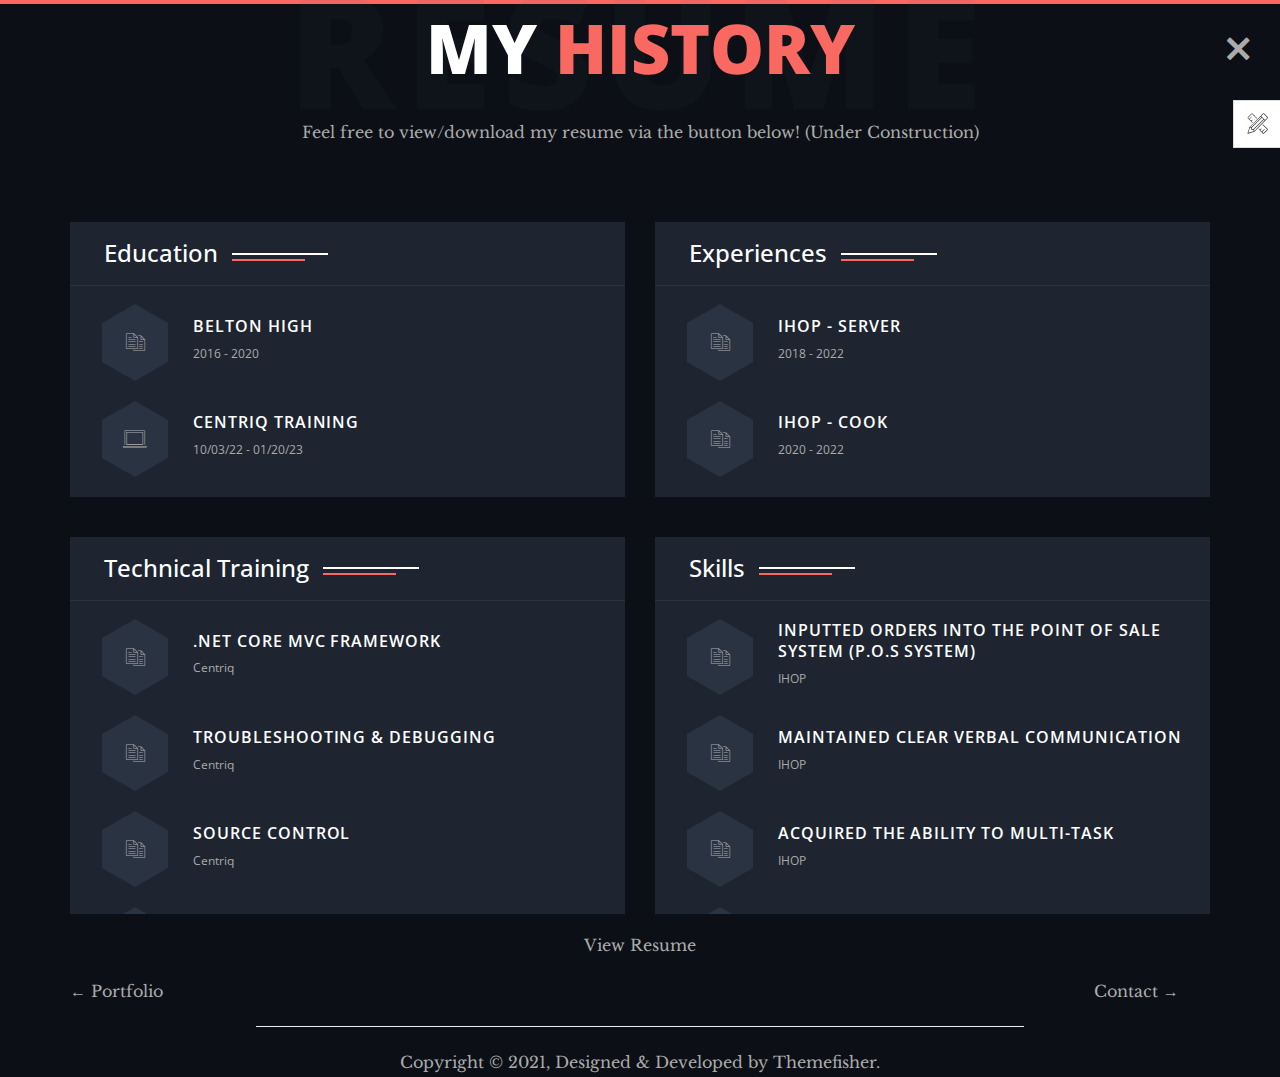
<file: resume.html>
<!--
 // WEBSITE: https://themefisher.com
 // TWITTER: https://twitter.com/themefisher
 // FACEBOOK: https://www.facebook.com/themefisher
 // GITHUB: https://github.com/themefisher/
-->

<!-- 
THEME: Phantom - Bootstrap Portfolio Template
VERSION: 1.0.0
AUTHOR: Themefisher

HOMEPAGE: https://themefisher.com/products/phantom-best-bootstrap-portfolio-template/
DEMO: https://demo.themefisher.com/phantom/
GITHUB: https://github.com/themefisher/Phantom-Bootstrap-Portfolio-Template

WEBSITE: https://themefisher.com
TWITTER: https://twitter.com/themefisher
FACEBOOK: https://www.facebook.com/themefisher
-->

<!DOCTYPE html>
<html lang="zxx">
  <head>
    <!-- ** Basic Page Needs ** -->
    <meta charset="utf-8" />
    <title>Phantom - Bootstrap Portfolio Template</title>

    <!-- ** Mobile Specific Metas ** -->
    <meta http-equiv="X-UA-Compatible" content="IE=edge" />
    <meta name="description" content="Portfolio HTML Template" />
    <meta
      name="viewport"
      content="width=device-width, initial-scale=1.0, maximum-scale=5.0"
    />
    <meta name="author" content="Themefisher" />
    <meta
      name="generator"
      content="Themefisher Html5 Portfolio Template v1.0"
    />

    <!-- Essential Stylesheets -->
    <link
      rel="stylesheet"
      href="https://fonts.googleapis.com/css?family=Libre+Baskerville:400,400i|Open+Sans:400,600,700,800"
    />
    <link rel="stylesheet" href="plugins/bootstrap/bootstrap.min.css" />
    <link rel="stylesheet" href="plugins/animate.css" />
    <link rel="stylesheet" href="plugins/slick/slick.css" />
    <link rel="stylesheet" href="plugins/slick/slick-theme.css" />
    <link
      rel="stylesheet"
      href="plugins/themefisher-fonts/css/themefisher-fonts.min.css"
    />

    <!-- Main Stylesheet -->
    <link rel="stylesheet" href="css/style.css" />

    <!-- Personalized Styles -->
    <link rel="stylesheet" href="/css/main.css">
    <!-- Theme Stylesheet -->
    <link rel="stylesheet" href="#" id="color-changer" />

    <!--Favicon-->
    <link rel="icon" href="images/favicon.png" type="image/x-icon" id="favicon" />
    <style>
      
    </style>
  </head>
  <body class="dark resume">
    <!-- set class="dark" on body tag for DARK-THEME -->

    <div class="preloader">
      <div class="loading-mask"></div>
      <div class="loading-mask"></div>
      <div class="loading-mask"></div>
      <div class="loading-mask"></div>
      <div class="loading-mask"></div>
    </div>

    <div class="preview-wrapper">
      <div class="switcher-head">
        <span>Style Switcher</span>
        <div class="switcher-trigger tf-tools"></div>
      </div>

      <div class="switcher-body">
        <h4>Choose Color:</h4>
        <ul class="color-options list-none">
          <li class="c0" data-color="red" title="Red" onclick="setColor('red')">Red</li>
          <li class="c1" data-color="blue" title="Blue" onclick="setColor('blue')">Blue</li>
          <li class="c2" data-color="green" title="Green" onclick="setColor('green')">Green</li>
          <li class="c3" data-color="yellow" title="Yellow" onclick="setColor('yellow')">Yellow</li>
        </ul>
      </div>
    </div>

    <main class="site-wrapper">
      <div class="pt-table">
        <div class="pt-tablecell page-resume relative">
          <!-- .close -->
          <a href="./" class="page-close"><i class="tf-ion-close"></i></a>
          <!-- /.close -->

          <div class="container">
            <div class="row">
              <div
                class="col-xs-12 col-md-offset-1 col-md-10 col-lg-offset-2 col-lg-8"
              >
                <div class="page-title text-center">
                  <h2>
                    My <span class="primary">history</span>
                    <span class="title-bg">Resume</span>
                  </h2>
                  <p>Feel free to view/download my resume via the button below! (Under Construction)</p>
                </div>
              </div>
            </div>
            <!-- /.row -->

            <div class="row mb">
              <div class="col-xs-12 col-sm-6">
                <div class="history-block">
                  <div class="section-title light clear">
                    <h3>Education</h3>
                  </div>
                  <!-- /.section-title -->
                  <div class="history-scroller">
                    <div class="history-item">
                      <div class="history-icon">
                        <span class="history-hex"></span>
                        <i class="tf-documents5"></i>
                      </div>
                      <div class="history-text">
                        <h5>Belton High</h5>
                        <span>2016 - 2020</span>
                      </div>
                    </div>
                    <!-- /.history-item -->
                    <div class="history-item">
                      <div class="history-icon">
                        <span class="history-hex"></span>
                        <i class="tf-laptop"></i>
                      </div>
                      <div class="history-text">
                        <h5>Centriq Training</h5>
                        <span>10/03/22 - 01/20/23</span>
                        <!-- <p>
                          Attended Centriq Traning's Full Stack Developer <br />
                          program.
                        </p> -->
                      </div>
                    </div>
                    
                  </div>
                </div>
                <!-- /.history-block -->
              </div>
              <!-- /.col -->
              <div class="col-xs-12 col-sm-6">
                <div class="history-block">
                  <div class="section-title light clear">
                    <h3>Experiences</h3>
                  </div>
                  <!-- /.section-title -->
                  <div class="history-scroller">
                    <div class="history-item">
                      <div class="history-icon">
                        <span class="history-hex"></span>
                        <i class="tf-documents5"></i>
                      </div>
                      <div class="history-text">
                        <h5>IHOP - Server</h5>
                        <span>2018 - 2022</span>
                      </div>
                    </div>
                    <!-- /.history-item -->
                    <div class="history-item">
                      <div class="history-icon">
                        <span class="history-hex"></span>
                        <i class="tf-documents5"></i>
                      </div>
                      <div class="history-text">
                        <h5>IHOP - Cook</h5>
                        <span>2020 - 2022</span>
                        
                      </div>
                    </div>
                    <!-- /.history-item -->
                    
                </div>
                <!-- /.history-block -->
              </div>
              <!-- /.col -->
              
              <!-- /.col -->
            </div>
            
            <!-- /.row -->     
          </div>
        
          <div class="row">
            <div class="col-xs-12 col-sm-6">
              <div class="history-block">
                <div class="section-title light clear">
                  <h3>Technical Training</h3>
                </div>
                <!-- /.section-title -->
                <div class="history-scroller">
                  <div class="history-item">
                    <div class="history-icon">
                      <span class="history-hex"></span>
                      <i class="tf-documents5"></i>
                    </div>
                    <div class="history-text">
                      <h5>.NET Core MVC Framework</h5>
                      <span>Centriq</span>
                    </div>
                  </div>
                  <!-- /.history-item -->
                  <div class="history-item">
                    <div class="history-icon">
                      <span class="history-hex"></span>
                      <i class="tf-documents5"></i>
                    </div>
                    <div class="history-text">
                      <h5>Troubleshooting & Debugging</h5>
                      <span>Centriq</span>
                    </div>
                  </div>
                  <!-- /.history-item -->
                  <div class="history-item">
                    <div class="history-icon">
                      <span class="history-hex"></span>
                      <i class="tf-documents5"></i>
                    </div>
                    <div class="history-text">
                      <h5>Source Control</h5>
                      <span>Centriq</span>
                    </div>
                  </div>
                  <!-- /.history-item -->
                  <div class="history-item">
                    <div class="history-icon">
                      <span class="history-hex"></span>
                      <i class="tf-documents5"></i>
                    </div>
                    <div class="history-text">
                      <h5>Agile/Scrum (Created Team Project)</h5>
                      <span>Centriq</span>
                    </div>
                  </div>
                  <!-- /.history-item -->
                  <div class="history-item">
                    <div class="history-icon">
                      <span class="history-hex"></span>
                      <i class="tf-documents5"></i>
                    </div>
                    <div class="history-text">
                      <h5>Website Deployment</h5>
                      <span>Centriq</span>
                    </div>
                  </div>
                  <!-- /.history-item -->
                  <div class="history-item">
                    <div class="history-icon">
                      <span class="history-hex"></span>
                      <i class="tf-documents5"></i>
                    </div>
                    <div class="history-text">
                      <h5>Pair Programming</h5>
                      <span>Centriq</span>
                    </div>
                  </div>
                  <!-- /.history-item -->
                  <div class="history-item">
                    <div class="history-icon">
                      <span class="history-hex"></span>
                      <i class="tf-documents5"></i>
                    </div>
                    <div class="history-text">
                      <h5>Code Review</h5>
                      <span>Centriq</span>
                    </div>
                  </div>
                  <!-- /.history-item -->
                </div>
              </div>
              <!-- /.history-block -->
            </div>
            <!-- /.col -->
            <div class="col-xs-12 col-sm-6">
              <div class="history-block">
                <div class="section-title light clear">
                  <h3>Skills</h3>
                </div>
                <!-- /.section-title -->
                <div class="history-scroller">
                  <div class="history-item">
                    <div class="history-icon">
                      <span class="history-hex"></span>
                      <i class="tf-documents5"></i>
                    </div>
                    <div class="history-text">
                      <h5>Inputted orders into the point of sale system (P.O.S system)</h5>
                      <span>IHOP</span>
                    </div>
                  </div>
                  <!-- /.history-item -->
                  <div class="history-item">
                    <div class="history-icon">
                      <span class="history-hex"></span>
                      <i class="tf-documents5"></i>
                    </div>
                    <div class="history-text">
                      <h5>Maintained clear verbal communication</h5>
                      <span>IHOP</span>
                    </div>
                  </div>
                  <!-- /.history-item -->
                  <div class="history-item">
                    <div class="history-icon">
                      <span class="history-hex"></span>
                      <i class="tf-documents5"></i>
                    </div>
                    <div class="history-text">
                      <h5>Acquired the ability to multi-task</h5>
                      <span>IHOP</span>
                    </div>
                  </div>
                  <!-- /.history-item -->
                  <div class="history-item">
                    <div class="history-icon">
                      <span class="history-hex"></span>
                      <i class="tf-documents5"></i>
                    </div>
                    <div class="history-text">
                      <h5>Acquired the ability to resolve conflict</h5>
                      <span>IHOP</span>
                    </div>
                  </div>
                  <!-- /.history-item -->
                  <div class="history-item">
                    <div class="history-icon">
                      <span class="history-hex"></span>
                      <i class="tf-documents5"></i>
                    </div>
                    <div class="history-text">
                      <h5>Acquired the ability to remain organized in a fast-paced enviroment</h5>
                      <span>IHOP</span>
                    </div>
                  </div>
                  <!-- /.history-item -->
                  
              </div>
              <!-- /.history-block -->
            </div>
            <!-- /.col -->
            
            <!-- /.col -->
          </div>
          <div class="container">
            <div class="row flex flex-middle space-between">
              <a href="/images/ResumeIT.pdf" class="a" target="_blank">View Resume</a>
            </div>
          </div>
          
          <!-- /.row -->
          
        </div>
        <!-- /.container -->
        
        <!-- /.page-nav -->
      </div>
      <!-- /.pt-tablecell -->
       
      <nav class="clear">
        <div class="container">
          <div class="row flex flex-middle space-between">

              <a href="portfolio.html" class="link col-lg-3">&larr; Portfolio</a>
              <a href="contact.html" class="link col-lg-offset-9 col-lg-3">Contact &rarr;</a>
            </ul>
          </div>
        </div>
      </nav>
        <!-- /.page-nav -->
<footer>
  <hr class="copy-line">
  <p class="text-center">Copyright &copy; 2021, Designed &amp; Developed by <a href="https://themefisher.com/">Themefisher</a>.</p>
</footer>
      </div>
      <!-- /.pt-table -->
    </main>
    <!-- /.site-wrapper -->
   

    <!-- 
Essential Scripts
=====================================-->
    <script src="plugins/jquery-2.2.4.min.js"></script>
    <script src="plugins/bootstrap/bootstrap.min.js"></script>
    <script src="plugins/jquery.nicescroll.min.js"></script>
    <script src="plugins/isotope/isotope.pkgd.min.js"></script>
    <script src="plugins/slick/slick.min.js"></script>

    <script src="js/script.js"></script>
    <script src="/js/main.js"></script>
  </body>
</html>
</file>
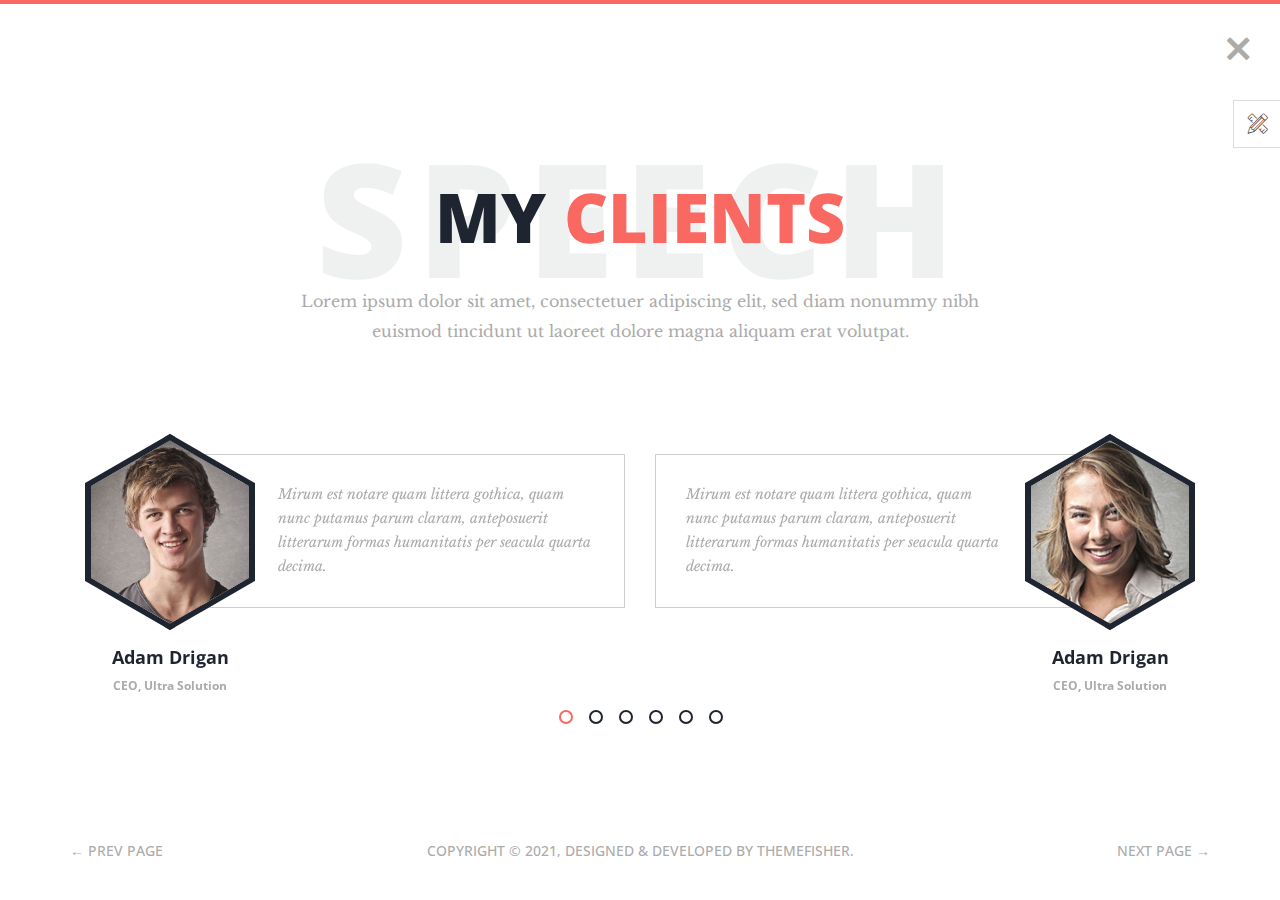
<file: testimonials.html>
<!--
 // WEBSITE: https://themefisher.com
 // TWITTER: https://twitter.com/themefisher
 // FACEBOOK: https://www.facebook.com/themefisher
 // GITHUB: https://github.com/themefisher/
-->

<!-- 
THEME: Phantom - Bootstrap Portfolio Template
VERSION: 1.0.0
AUTHOR: Themefisher

HOMEPAGE: https://themefisher.com/products/phantom-best-bootstrap-portfolio-template/
DEMO: https://demo.themefisher.com/phantom/
GITHUB: https://github.com/themefisher/Phantom-Bootstrap-Portfolio-Template

WEBSITE: https://themefisher.com
TWITTER: https://twitter.com/themefisher
FACEBOOK: https://www.facebook.com/themefisher
-->

<!DOCTYPE html>
<html lang="zxx">
<head>

  <!-- ** Basic Page Needs ** -->
  <meta charset="utf-8">
  <title>Phantom - Bootstrap Portfolio Template</title>

  <!-- ** Mobile Specific Metas ** -->
  <meta http-equiv="X-UA-Compatible" content="IE=edge">
  <meta name="description" content="Portfolio HTML Template">
  <meta name="viewport" content="width=device-width, initial-scale=1.0, maximum-scale=5.0">
  <meta name="author" content="Themefisher">
  <meta name="generator" content="Themefisher Html5 Portfolio Template v1.0">

  <!-- Essential Stylesheets -->
  <link rel="stylesheet" href="https://fonts.googleapis.com/css?family=Libre+Baskerville:400,400i|Open+Sans:400,600,700,800">
  <link rel="stylesheet" href="plugins/bootstrap/bootstrap.min.css">
  <link rel="stylesheet" href="plugins/animate.css">
  <link rel="stylesheet" href="plugins/slick/slick.css">
  <link rel="stylesheet" href="plugins/slick/slick-theme.css">
  <link rel="stylesheet" href="plugins/themefisher-fonts/css/themefisher-fonts.min.css">  

  <!-- Main Stylesheet -->
  <link rel="stylesheet" href="css/style.css">
  
  <!-- Theme Stylesheet -->
  <link rel="stylesheet" href="#" id="color-changer">
  
  <!--Favicon-->
  <link rel="icon" href="images/favicon.png" type="image/x-icon">

</head>
<body><!-- set class="dark" on body tag for DARK-THEME -->

  <div class="preloader">
    <div class="loading-mask"></div>
    <div class="loading-mask"></div>
    <div class="loading-mask"></div>
    <div class="loading-mask"></div>
    <div class="loading-mask"></div>
  </div>

  <div class="preview-wrapper">
    <div class="switcher-head">
      <span>Style Switcher</span>
      <div class="switcher-trigger tf-tools"></div>
    </div>

    <div class="switcher-body">
      <h4>Choose Color:</h4>
      <ul class="color-options list-none">
        <li class="c0" data-color="red" title="Default">Default</li>
        <li class="c1" data-color="blue" title="Red">Red</li>
        <li class="c2" data-color="green" title="Green">Green</li>
        <li class="c3" data-color="yellow" title="Blue">Blue</li>
      </ul>
    </div>
  </div>

<main class="site-wrapper">
  <div class="pt-table">
    <div class="pt-tablecell page-quotes relative">
      <!-- .close -->
      <a href="./" class="page-close"><i class="tf-ion-close"></i></a>
      <!-- /.close -->

      <div class="container">
        <div class="row">
          <div class="col-xs-12 col-md-offset-1 col-md-10 col-lg-offset-2 col-lg-8">
            <div class="page-title text-center">
              <h2>My <span class="primary">clients</span><span class="title-bg">Speech</span></h2>
              <p>Lorem ipsum dolor sit amet, consectetuer adipiscing elit, sed diam nonummy nibh euismod tincidunt ut
                laoreet dolore magna aliquam erat volutpat.</p>
            </div>
          </div>
        </div> <!-- /.row -->

        <div class="row">
          <div class="col-xs-12">
            <div class="testimonials">
              <div class="item">
                <figure class="thumb">
                  <div class="tm-hex" style="background-image: url('images/tm.jpg');">
                    <div class="hexTop"></div>
                    <div class="hexBottom"></div>
                  </div>
                  <figcaption>
                    <h4>Adam Drigan</h4>
                    <span>CEO, Ultra Solution</span>
                  </figcaption>
                </figure>
                <div class="text">
                  <p>Mirum est notare quam littera gothica, quam nunc putamus parum claram, anteposuerit litterarum
                    formas humanitatis per seacula quarta decima. </p>
                </div>
              </div>
              <div class="item">
                <figure class="thumb">
                  <div class="tm-hex" style="background-image: url('images/tm-2.jpg');">
                    <div class="hexTop"></div>
                    <div class="hexBottom"></div>
                  </div>
                  <figcaption>
                    <h4>Adam Drigan</h4>
                    <span>CEO, Ultra Solution</span>
                  </figcaption>
                </figure>
                <div class="text">
                  <p>Mirum est notare quam littera gothica, quam nunc putamus parum claram, anteposuerit litterarum
                    formas humanitatis per seacula quarta decima. </p>
                </div>
              </div>
              <div class="item">
                <figure class="thumb">
                  <div class="tm-hex" style="background-image: url('images/tm.jpg');">
                    <div class="hexTop"></div>
                    <div class="hexBottom"></div>
                  </div>
                  <figcaption>
                    <h4>Adam Drigan</h4>
                    <span>CEO, Ultra Solution</span>
                  </figcaption>
                </figure>
                <div class="text">
                  <p>Mirum est notare quam littera gothica, quam nunc putamus parum claram, anteposuerit litterarum
                    formas humanitatis per seacula quarta decima. </p>
                </div>
              </div>
              <div class="item">
                <figure class="thumb">
                  <div class="tm-hex" style="background-image: url('images/tm-2.jpg');">
                    <div class="hexTop"></div>
                    <div class="hexBottom"></div>
                  </div>
                  <figcaption>
                    <h4>Adam Drigan</h4>
                    <span>CEO, Ultra Solution</span>
                  </figcaption>
                </figure>
                <div class="text">
                  <p>Mirum est notare quam littera gothica, quam nunc putamus parum claram, anteposuerit litterarum
                    formas humanitatis per seacula quarta decima. </p>
                </div>
              </div>
              <div class="item">
                <figure class="thumb">
                  <div class="tm-hex" style="background-image: url('images/tm.jpg');">
                    <div class="hexTop"></div>
                    <div class="hexBottom"></div>
                  </div>
                  <figcaption>
                    <h4>Adam Drigan</h4>
                    <span>CEO, Ultra Solution</span>
                  </figcaption>
                </figure>
                <div class="text">
                  <p>Mirum est notare quam littera gothica, quam nunc putamus parum claram, anteposuerit litterarum
                    formas humanitatis per seacula quarta decima. </p>
                </div>
              </div>
              <div class="item">
                <figure class="thumb">
                  <div class="tm-hex" style="background-image: url('images/tm-2.jpg');">
                    <div class="hexTop"></div>
                    <div class="hexBottom"></div>
                  </div>
                  <figcaption>
                    <h4>Adam Drigan</h4>
                    <span>CEO, Ultra Solution</span>
                  </figcaption>
                </figure>
                <div class="text">
                  <p>Mirum est notare quam littera gothica, quam nunc putamus parum claram, anteposuerit litterarum
                    formas humanitatis per seacula quarta decima. </p>
                </div>
              </div>
            </div>
          </div>
        </div> <!-- /.row -->
      </div> <!-- /.container -->

      <nav class="page-nav clear">
  <div class="container">
    <div class="flex flex-middle space-between">
      <span class="prev-page"><a href="works.html" class="link">&larr; Prev Page</a></span>
      <span class="copyright">Copyright &copy; 2021, Designed &amp; Developed by <a href="https://themefisher.com/">Themefisher</a>.</span>
      <span class="next-page"><a href="contact.html" class="link">Next Page &rarr;</a></span>
    </div>
  </div>
  <!-- /.page-nav -->
</nav>
      <!-- /.container -->

    </div> <!-- /.pt-tablecell -->
  </div> <!-- /.pt-table -->
</main> <!-- /.site-wrapper -->


<!-- 
Essential Scripts
=====================================-->
<script src="plugins/jquery-2.2.4.min.js"></script>
<script src="plugins/bootstrap/bootstrap.min.js"></script>
<script src="plugins/jquery.nicescroll.min.js"></script>
<script src="plugins/isotope/isotope.pkgd.min.js"></script>
<script src="plugins/slick/slick.min.js"></script>

<script src="js/script.js"></script>

</body>
</html>
</file>
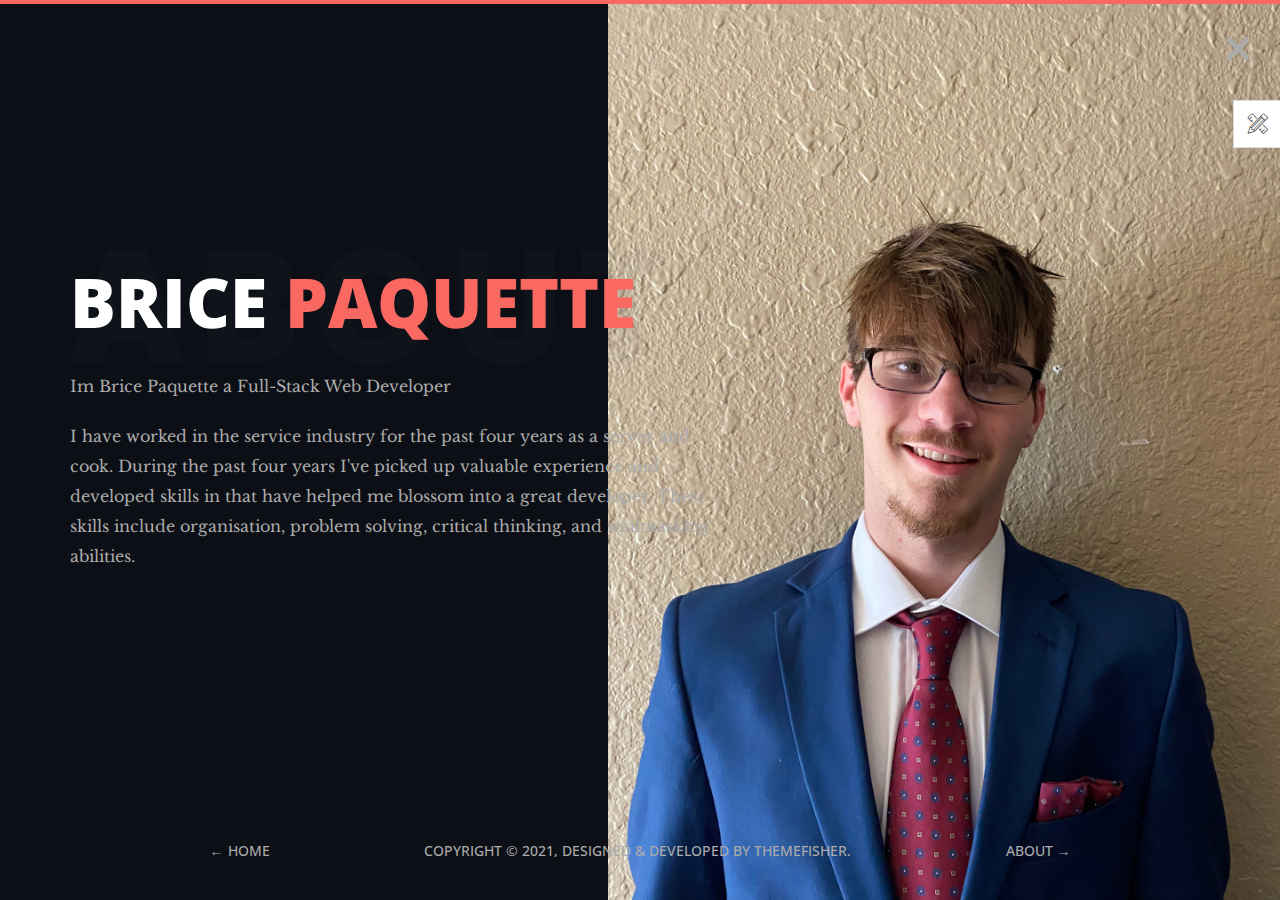
<file: welcome.html>
<!--
 // WEBSITE: https://themefisher.com
 // TWITTER: https://twitter.com/themefisher
 // FACEBOOK: https://www.facebook.com/themefisher
 // GITHUB: https://github.com/themefisher/
-->

<!-- 
THEME: Phantom - Bootstrap Portfolio Template
VERSION: 1.0.0
AUTHOR: Themefisher

HOMEPAGE: https://themefisher.com/products/phantom-best-bootstrap-portfolio-template/
DEMO: https://demo.themefisher.com/phantom/
GITHUB: https://github.com/themefisher/Phantom-Bootstrap-Portfolio-Template

WEBSITE: https://themefisher.com
TWITTER: https://twitter.com/themefisher
FACEBOOK: https://www.facebook.com/themefisher
-->

<!DOCTYPE html>
<html lang="zxx">
<head>

  <!-- ** Basic Page Needs ** -->
  <meta charset="utf-8">
  <title>Brice Paquette | Welcome</title>

  <!-- ** Mobile Specific Metas ** -->
  <meta http-equiv="X-UA-Compatible" content="IE=edge">
  <meta name="description" content="Portfolio HTML Template">
  <meta name="viewport" content="width=device-width, initial-scale=1.0, maximum-scale=5.0">
  <meta name="author" content="Themefisher">
  <meta name="generator" content="Themefisher Html5 Portfolio Template v1.0">

  <!-- Essential Stylesheets -->
  <link rel="stylesheet" href="https://fonts.googleapis.com/css?family=Libre+Baskerville:400,400i|Open+Sans:400,600,700,800">
  <link rel="stylesheet" href="plugins/bootstrap/bootstrap.min.css">
  <link rel="stylesheet" href="plugins/animate.css">
  <link rel="stylesheet" href="plugins/slick/slick.css">
  <link rel="stylesheet" href="plugins/slick/slick-theme.css">
  <link rel="stylesheet" href="plugins/themefisher-fonts/css/themefisher-fonts.min.css">  

  <!-- Main Stylesheet -->
  <link rel="stylesheet" href="css/style.css">
  
  <!-- Theme Stylesheet -->
  <link rel="stylesheet" href="#" id="color-changer">
  
  <!--Favicon-->
  <link rel="icon" href="images/favicon.png" type="image/x-icon">

</head>
<body class="dark"><!-- set class="dark" on body tag for DARK-THEME -->

  <div class="preloader">
    <div class="loading-mask"></div>
    <div class="loading-mask"></div>
    <div class="loading-mask"></div>
    <div class="loading-mask"></div>
    <div class="loading-mask"></div>
  </div>

  <div class="preview-wrapper">
    <div class="switcher-head">
      <span>Style Switcher</span>
      <div class="switcher-trigger tf-tools"></div>
    </div>

    <div class="switcher-body">
      <h4>Choose Color:</h4>
      <ul class="color-options list-none">
        <li class="c0" data-color="red" title="Red" onclick="setColor('red')">Red</li>
        <li class="c1" data-color="blue" title="Blue" onclick="setColor('blue')">Blue</li>
        <li class="c2" data-color="green" title="Green" onclick="setColor('green')">Green</li>
        <li class="c3" data-color="yellow" title="Yellow" onclick="setColor('yellow')">Yellow</li>
      </ul>
    </div>
  </div>

<main class="site-wrapper">
  <div class="pt-table">
    <div class="pt-tablecell page-welcome relative">
      <!-- .close -->
      <a href="./" class="page-close"><i class="tf-ion-close"></i></a>
      <!-- /.close -->

      <div class="author-image-large">
        <img src="images/Me.jpg" alt="">
      </div>

      <div class="container">
        <div class="row">
          <div class="col-xs-12 col-md-6 col-lg-7">
            <div class="page-title">
              <h2>Brice <span class="primary">Paquette</span> <span class="title-bg">About</span></h2>
              <p>Im Brice Paquette a Full-Stack Web Developer</p>
              <p>I have worked in the service industry for the past four years as a server and cook. During the past four years I've picked up valuable experience and developed
                 skills in that have helped me blossom into a great developer. These skills include organisation, problem solving, critical thinking, and multitasking abilities.

              </p>
            </div>
          </div>
        </div> <!-- /.row -->
      </div> <!-- /.container -->

      <nav class="page-nav clear">
  <div class="container">
    <div class="row flex flex-middle space-between"">
      <span class="prev-page"><a href="index.html" class="link">&larr; Home</a></span>
      <span class="copyright">Copyright &copy; 2021, Designed &amp; Developed by <a href="https://themefisher.com/">Themefisher</a>.</span>
      <span class="next-page"><a href="about.html" class="link">About &rarr;</a></span>
    </div>
  </div>
  <!-- /.page-nav -->
</nav>
      <!-- /.container -->

    </div> <!-- /.pt-tablecell -->
  </div> <!-- /.pt-table -->
</main> <!-- /.site-wrapper -->


<!-- 
Essential Scripts
=====================================-->
<script src="plugins/jquery-2.2.4.min.js"></script>
<script src="plugins/bootstrap/bootstrap.min.js"></script>
<script src="plugins/jquery.nicescroll.min.js"></script>
<script src="plugins/isotope/isotope.pkgd.min.js"></script>
<script src="plugins/slick/slick.min.js"></script>

<script src="js/script.js"></script>
<script src="/js/main.js"></script>

</body>
</html>
</file>
<file: _Archive/theme/css/style.css>
/**
 * WEBSITE: https://themefisher.com
 * TWITTER: https://twitter.com/themefisher
 * FACEBOOK: https://www.facebook.com/themefisher
 * GITHUB: https://github.com/themefisher/
 */

/*------------------------------------------------
	Base Styles
-------------------------------------------------*/
body {
  font-family: "Libre Baskerville", serif;
  font-weight: 400;
  font-size: 16px;
  line-height: 30px;
  color: #ababab;
}

a {
  color: inherit;
  transition: all 0.3s ease 0s;
}
a:hover, a:focus {
  color: #ababab;
  text-decoration: none;
  outline: 0 none;
}

h1,
h2,
h3,
h4,
h5,
h6 {
  color: #1e2530;
  font-family: "Open Sans", sans-serif;
  margin: 0;
  line-height: 1.3;
}

p {
  margin-bottom: 20px;
}
p:last-child {
  margin-bottom: 0;
}

/*
 * Selection color
 */
::-moz-selection {
  background-color: #fa6862;
  color: #fff;
}

::selection {
  background-color: #fa6862;
  color: #fff;
}

/*
 *  Reset bootstrap's default style
 */
.form-control::-webkit-input-placeholder,
::-webkit-input-placeholder {
  opacity: 1;
  color: inherit;
}

.form-control:-moz-placeholder,
:-moz-placeholder {
  /* Firefox 18- */
  opacity: 1;
  color: inherit;
}

.form-control::-moz-placeholder,
::-moz-placeholder {
  /* Firefox 19+ */
  opacity: 1;
  color: inherit;
}

.form-control:-ms-input-placeholder,
:-ms-input-placeholder {
  opacity: 1;
  color: inherit;
}

button,
input,
select,
textarea,
label {
  font-weight: 400;
}

.btn {
  transition: all 0.3s ease 0s;
}
.btn:hover, .btn:focus, .btn:active:focus {
  outline: 0 none;
}

.btn-primary {
  background-color: #fa6862;
  border: 0;
  font-family: "Open Sans", sans-serif;
  font-weight: 700;
  height: 48px;
  line-height: 50px;
  padding: 0 42px;
  text-transform: uppercase;
}
.btn-primary:hover, .btn-primary:focus, .btn-primary:active, .btn-primary:active:focus {
  background-color: #f9423a;
}

.btn-border {
  border: 1px solid #d7d8db;
  display: inline-block;
  padding: 7px;
}

/*
 *  CSS Helper Class
 */
.clear:before, .clear:after {
  content: " ";
  display: table;
}
.clear:after {
  clear: both;
}

.pt-table {
  display: table;
  width: 100%;
  height: calc(100vh - 4px);
}

.pt-tablecell {
  display: table-cell;
  vertical-align: middle;
}

.overlay {
  position: absolute;
  left: 0;
  top: 0;
  width: 100%;
  height: 100%;
}

.relative {
  position: relative;
}

.primary,
.link:hover {
  color: #fa6862;
}

.no-gutter {
  margin-left: 0;
  margin-right: 0;
}
.no-gutter > [class^=col-] {
  padding-left: 0;
  padding-right: 0;
}

.flex {
  display: -moz-flex;
  display: flex;
}

.flex-middle {
  -moz-align-items: center;
  align-items: center;
}

.space-between {
  -moz-justify-content: space-between;
  justify-content: space-between;
}

.nicescroll-cursors {
  background: #fa6862 !important;
}

.preloader {
  bottom: 0;
  left: 0;
  position: fixed;
  right: 0;
  top: 0;
  z-index: 1000;
  display: -moz-flex;
  display: flex;
}
.preloader.active.hidden {
  display: none;
}

.loading-mask {
  background-color: #fa6862;
  height: 100%;
  left: 0;
  position: absolute;
  top: 0;
  width: 20%;
  transition: all 0.6s cubic-bezier(0.61, 0, 0.6, 1) 0s;
}
.loading-mask:nth-child(2) {
  left: 20%;
  transition-delay: 0.1s;
}
.loading-mask:nth-child(3) {
  left: 40%;
  transition-delay: 0.2s;
}
.loading-mask:nth-child(4) {
  left: 60%;
  transition-delay: 0.3s;
}
.loading-mask:nth-child(5) {
  left: 80%;
  transition-delay: 0.4s;
}

.preloader.active.done {
  z-index: 0;
}
.preloader.active .loading-mask {
  width: 0;
}

/*------------------------------------------------
	Start Styling
-------------------------------------------------*/
.site-wrapper {
  border-top: 4px solid #fa6862;
}

.page-close {
  font-size: 30px;
  position: absolute;
  right: 30px;
  top: 30px;
  z-index: 100;
}

.page-title {
  margin-bottom: 75px;
}
.page-title img {
  margin-bottom: 20px;
}
.page-title h2 {
  font-size: 68px;
  margin-bottom: 25px;
  position: relative;
  z-index: 0;
  font-weight: 900;
  text-transform: uppercase;
}
.page-title p {
  font-size: 16px;
}
.page-title .title-bg {
  color: rgba(30, 37, 48, 0.07);
  font-size: 158px;
  left: 0;
  letter-spacing: 10px;
  line-height: 0.7;
  position: absolute;
  right: 0;
  top: 50%;
  z-index: -1;
  transform: translateY(-50%);
}

.section-title {
  margin-bottom: 20px;
  overflow: hidden;
}
.section-title h3 {
  display: inline-block;
  position: relative;
}
.section-title h3::before, .section-title h3::after {
  content: "";
  height: 2px;
  position: absolute;
  bottom: 8px;
  left: calc(100% + 14px);
}
.section-title h3::before {
  background-color: #1e2530;
  width: 96px;
  bottom: 14px;
}
.section-title h3::after {
  background-color: #fa6862;
  width: 73px;
}
.section-title.light h3 {
  color: #fff;
}
.section-title.light h3::before {
  background-color: #fff;
}

.page-nav {
  bottom: 40px;
  left: 0;
  position: absolute;
  right: 0;
}
.page-nav span {
  font-family: "Open Sans", sans-serif;
  font-size: 14px;
  font-weight: 500;
  line-height: 1.3;
  text-transform: uppercase;
}

/*------------------------------------------------
    Home Page
-------------------------------------------------*/
.page-home {
  background-position: center center;
  background-repeat: no-repeat;
  background-size: cover;
  vertical-align: middle;
}
.page-home .overlay {
  background-color: rgba(255, 255, 255, 0.93);
}

/* End of container */
.hexagon-item {
  cursor: pointer;
  width: 200px;
  height: 173.2050807569px;
  float: left;
  margin-left: -29px;
  z-index: 0;
  position: relative;
  transform: rotate(30deg);
}
.hexagon-item:first-child {
  margin-left: 0;
}
.hexagon-item:hover {
  z-index: 1;
}
.hexagon-item:hover .hex-item:last-child {
  opacity: 1;
  transform: scale(1.3);
}
.hexagon-item:hover .hex-item:first-child {
  opacity: 1;
  transform: scale(1.2);
}
.hexagon-item:hover .hex-item:first-child div:before,
.hexagon-item:hover .hex-item:first-child div:after {
  height: 15px;
}
.hexagon-item:hover .hex-item div::before,
.hexagon-item:hover .hex-item div::after {
  background-color: #fa6862;
}
.hexagon-item:hover .hex-content svg {
  transform: scale(0.97);
}

.page-home .hexagon-item:nth-last-child(1),
.page-home .hexagon-item:nth-last-child(2),
.page-home .hexagon-item:nth-last-child(3) {
  transform: rotate(30deg) translate(87px, -80px);
}

.hex-item {
  position: absolute;
  top: 0;
  left: 50px;
  width: 100px;
  height: 173.2050807569px;
}
.hex-item:first-child {
  z-index: 0;
  transform: scale(0.9);
  transition: all 0.3s cubic-bezier(0.165, 0.84, 0.44, 1);
}
.hex-item:last-child {
  transition: all 0.3s cubic-bezier(0.19, 1, 0.22, 1);
  z-index: 1;
}
.hex-item div {
  box-sizing: border-box;
  position: absolute;
  top: 0;
  width: 100px;
  height: 173.2050807569px;
  transform-origin: center center;
}
.hex-item div::before, .hex-item div::after {
  background-color: #1e2530;
  content: "";
  position: absolute;
  width: 100%;
  height: 3px;
  transition: all 0.3s cubic-bezier(0.165, 0.84, 0.44, 1) 0s;
}
.hex-item div:before {
  top: 0;
}
.hex-item div:after {
  bottom: 0;
}
.hex-item div:nth-child(1) {
  transform: rotate(0deg);
}
.hex-item div:nth-child(2) {
  transform: rotate(60deg);
}
.hex-item div:nth-child(3) {
  transform: rotate(120deg);
}

.hex-content {
  color: #fff;
  display: block;
  height: 180px;
  margin: 0 auto;
  position: relative;
  text-align: center;
  transform: rotate(-30deg);
  width: 156px;
}
.hex-content .hex-content-inner {
  left: 50%;
  margin: -3px 0 0 2px;
  position: absolute;
  top: 50%;
  transform: translate(-50%, -50%);
}
.hex-content .icon {
  display: block;
  font-size: 36px;
  line-height: 30px;
  margin-bottom: 11px;
}
.hex-content .title {
  display: block;
  font-family: "Open Sans", sans-serif;
  font-size: 14px;
  letter-spacing: 1px;
  line-height: 24px;
  text-transform: uppercase;
}
.hex-content svg {
  left: -7px;
  position: absolute;
  top: -13px;
  transform: scale(0.87);
  z-index: -1;
  transition: all 0.3s cubic-bezier(0.165, 0.84, 0.44, 1) 0s;
}
.hex-content:hover {
  color: #fff;
}

/*------------------------------------------------
    Welcome Page
-------------------------------------------------*/
.author-image-large {
  position: absolute;
  right: 0;
  top: 0;
}
.author-image-large img {
  height: calc(100vh - 4px);
}

/*------------------------------------------------
    About Page
-------------------------------------------------*/
.about-author {
  margin-bottom: 23px;
  -moz-align-items: center;
  align-items: center;
  display: -moz-flex;
  display: flex;
}
.about-author .author-thumb {
  background-color: #fff;
  border: 5px solid #1e2530;
  margin-right: 30px;
  padding: 5px;
}
.about-author .author-thumb img {
  border: 2px solid #1e2530;
  width: 145px;
}
.about-author .author-desc p {
  color: #1e2530;
  font-family: "Open Sans", sans-serif;
  letter-spacing: 1px;
  margin-bottom: 4px;
  text-transform: uppercase;
}
.about-author .author-desc b {
  font-family: "Open Sans", sans-serif;
}

.progress {
  background-color: #1e2530;
  border-radius: 2px;
  height: auto;
  min-height: 45px;
  -moz-align-items: center;
  align-items: center;
  display: -moz-flex;
  display: flex;
}
.progress > div {
  color: #fff;
  font-family: "Open Sans", sans-serif;
  font-size: 12px;
  letter-spacing: 1px;
}
.progress .skill-name {
  border-right: 2px solid #2e333a;
  min-width: 160px;
  text-align: center;
  text-transform: uppercase;
}
.progress .skill-bar {
  background-color: #07080b;
  border-radius: 15px;
  margin: 0 15px;
  -moz-flex-grow: 1;
  flex-grow: 1;
}
.progress .bar {
  background-color: #fa6862;
  border-radius: 10px;
  height: 8px;
  width: 0;
}
.progress .skill-lavel {
  border-left: 2px solid #2e333a;
  min-width: 70px;
  text-align: center;
  -moz-align-items: flex-end;
  align-items: flex-end;
  transition: all 0.3s ease 0s;
}

.filter {
  margin-bottom: 30px;
}
.filter a {
  border-bottom: 2px solid transparent;
}
.filter .active {
  color: #fa6862;
  border-bottom-color: #fa6862;
}

.works-item {
  font-family: "Open Sans", sans-serif;
  margin-bottom: 30px;
  position: relative;
}
.works-item img {
  width: 100%;
}
.works-item .overlay {
  background-color: rgba(30, 37, 48, 0.96);
  position: absolute;
  left: 0;
  top: 0;
  height: 100%;
  width: 100%;
  transition: all 0.3s ease 0s;
  transform: scale(0);
}
.works-item .overlay::before {
  border: 1px solid #fff;
  bottom: 15px;
  content: "";
  left: 15px;
  position: absolute;
  right: 15px;
  top: 15px;
}
.works-item .works-inner {
  left: 50%;
  position: absolute;
  text-align: center;
  top: 50%;
  white-space: nowrap;
  transition: all 0.3s ease 0s;
  transform: translate3d(0px, 0px, 0px) scale(0);
}
.works-item h4 {
  color: #fa6862;
  font-weight: 700;
  text-transform: uppercase;
}
.works-item p {
  color: #fff;
  font-size: 12px;
  font-weight: 400;
}
.works-item:hover .overlay {
  transform: scale(1);
}
.works-item:hover .works-inner {
  transform: translate(-50%, -50%) scale(1);
}

.history-block {
  background-color: #1e2530;
  position: relative;
}
.history-block .section-title {
  background-color: #1e2530;
  border-bottom: 1px solid #293342;
  left: 0;
  margin-bottom: 0;
  padding: 15px 34px 14px;
  position: absolute;
  right: 0;
  top: 0;
  z-index: 1;
}

.nicescroll-rails {
  z-index: 2;
}

.history-scroller {
  padding-top: 82px;
  max-height: 377px;
}

.history-item {
  display: table;
  font-family: "Open Sans", sans-serif;
  padding-left: 32px;
  margin-bottom: 20px;
  width: 100%;
}
.history-item > * {
  display: table-cell;
  vertical-align: middle;
}
.history-item .history-icon {
  padding-right: 25px;
  position: relative;
  width: 66px;
}
.history-item .history-icon i {
  font-size: 18px;
  position: absolute;
  top: 50%;
  left: calc(50% - 12.5px);
  transform: translate(-50%, -50%);
}
.history-item h5 {
  color: #fff;
  font-size: 16px;
  font-weight: 600;
  letter-spacing: 0.96px;
  text-transform: uppercase;
}
.history-item span {
  color: #aaaaaa;
  font-size: 12px;
}

.history-hex {
  display: block;
  position: relative;
  width: 66px;
  height: 38.11px;
  background-color: #293342;
  margin: 19.05px 0;
}
.history-hex::before, .history-hex::after {
  content: "";
  position: absolute;
  width: 0;
  border-left: 33px solid transparent;
  border-right: 33px solid transparent;
}
.history-hex::before {
  bottom: 100%;
  border-bottom: 19.05px solid #293342;
}
.history-hex::after {
  top: 100%;
  width: 0;
  border-top: 19.05px solid #293342;
}

.service-hex {
  float: left;
  position: relative;
  width: 20%;
  z-index: 1;
}
.service-hex svg {
  transform: scale(1.08);
  transition: all 0.4s ease 0s;
}
.service-hex .st0 {
  stroke: #1e2530;
  fill: #fff;
}
.service-hex .st1 {
  fill: #1e2530;
}
.service-hex .content {
  color: #fff;
  left: 50%;
  position: absolute;
  text-align: center;
  top: 50%;
  width: 100%;
  transform: translate(-50%, -50%);
}
.service-hex .icon {
  font-size: 30px;
  margin-bottom: 9px;
}
.service-hex h4 {
  color: #fff;
  font-size: 16px;
  margin-bottom: 20px;
}
.service-hex p {
  font-size: 14px;
  height: 0;
  line-height: 24px;
  overflow: hidden;
  transition: all 0.4s ease 0s;
}
.service-hex:hover {
  z-index: 2;
}
.service-hex:hover svg {
  transform: scale(1.5);
}
.service-hex:hover .st1 {
  fill: #fa6862;
}
.service-hex:hover .content {
  width: 135%;
}
.service-hex:hover p {
  height: 72px;
}

.testimonials .item {
  padding-top: 33px;
}
.testimonials .thumb {
  float: left;
  margin-top: -20px;
}
.testimonials .thumb img {
  width: auto;
}
@media only screen and (max-width: 991px) {
  .testimonials .thumb {
    float: none;
    margin-top: 0;
    margin: auto;
  }
}
.testimonials .text {
  border: 1px solid #cecece;
  font-size: 14px;
  font-style: italic;
  line-height: 24px;
  margin-left: 50px;
  padding: 27px 30px 29px 142px;
}
@media only screen and (max-width: 991px) {
  .testimonials .text {
    padding: 29px 30px 29px 30px;
    margin-bottom: 20px;
    text-align: center;
  }
}
.testimonials figcaption {
  font-family: "Open Sans", sans-serif;
  font-size: 16px;
  font-weight: 700;
  padding-top: 15px;
  text-align: center;
}
.testimonials h4 {
  font-family: "Open Sans", sans-serif;
  font-weight: 700;
}
.testimonials span {
  font-size: 12px;
}
.testimonials .slick-slide {
  margin: 0 15px;
}
.testimonials .slick-slide:focus {
  outline: 0;
}
.testimonials .slick-slide:nth-child(2n) .thumb {
  float: right;
}
@media only screen and (max-width: 991px) {
  .testimonials .slick-slide:nth-child(2n) .thumb {
    float: none;
  }
}
.testimonials .slick-slide:nth-child(2n) .text {
  margin-left: 0;
  margin-right: 50px;
  padding: 27px 142px 29px 30px;
}
@media only screen and (max-width: 991px) {
  .testimonials .slick-slide:nth-child(2n) .text {
    padding: 29px 30px 29px 30px;
    margin-right: 0;
  }
}
.testimonials .slick-dots {
  text-align: center;
}
.testimonials .slick-dots button {
  border: 2px solid #1e2530;
  border-radius: 15px;
  display: inline-block;
  height: 11px;
  margin: 0 4px;
  width: 11px;
  transition: all 0.3s ease 0s;
}
.testimonials .slick-dots button:before {
  display: none;
}
.testimonials .slick-dots .slick-active button {
  border-color: #fa6862;
}

.tm-hex {
  position: relative;
  width: 170px;
  height: 98.15px;
  margin: 49.07px 0;
  background-size: auto 182.4427px;
  background-position: center;
  border-left: solid 6px #1e2530;
  border-right: solid 6px #1e2530;
}
@media only screen and (max-width: 991px) {
  .tm-hex {
    margin: 49.07px auto;
  }
}
.tm-hex::after {
  content: "";
  position: absolute;
  top: 3.4641px;
  left: 0;
  width: 158px;
  height: 91.2213px;
  z-index: 2;
  background: inherit;
}
.tm-hex .hexTop,
.tm-hex .hexBottom {
  position: absolute;
  z-index: 1;
  width: 120.21px;
  height: 120.21px;
  overflow: hidden;
  background: inherit;
  left: 18.9px;
  transform: scaleY(0.5774) rotate(-45deg);
}
.tm-hex .hexTop::before, .tm-hex .hexTop::after,
.tm-hex .hexBottom::before,
.tm-hex .hexBottom::after {
  content: "";
  position: absolute;
  width: 158px;
  height: 91.221342532px;
  background: inherit;
  transform-origin: 0 0;
  transform: rotate(45deg) scaleY(1.7321) translateY(-45.6107px);
}
.tm-hex .hexTop {
  top: -60.1041px;
  border-top: solid 8.4853px #1e2530;
  border-right: solid 8.4853px #1e2530;
}
.tm-hex .hexTop::after {
  background-position: center top;
}
.tm-hex .hexBottom {
  bottom: -60.1041px;
  border-bottom: solid 8.4853px #1e2530;
  border-left: solid 8.4853px #1e2530;
}
.tm-hex .hexBottom::after {
  background-position: center bottom;
}

.contact-block {
  margin-bottom: 30px;
}
.contact-block:last-child {
  margin-bottom: 0;
}
.contact-block .media-left {
  font-size: 40px;
  max-width: 50px;
  min-width: 50px;
  padding-right: 0;
  text-align: center;
}
.contact-block .media-body {
  padding-left: 30px;
}
.contact-block h4 {
  font-size: 18px;
  text-transform: uppercase;
  font-weight: 600;
}
.contact-block p {
  font-weight: 400;
  font-size: 15px;
}

.contact-social {
  list-style: outside none none;
  margin: 0;
  padding: 0;
}
.contact-social li {
  display: inline-block;
  position: relative;
  width: 43px;
}
.contact-social li a {
  color: #fff;
  display: block;
  font-size: 14px;
  height: 50px;
  left: 50%;
  line-height: 50px;
  position: absolute;
  text-align: center;
  top: 50%;
  width: 43px;
  transform: translate(-50%, -50%);
}
.contact-social li:hover span {
  background-color: #fa6862;
}
.contact-social li:hover span::before {
  border-bottom-color: #fa6862;
}
.contact-social li:hover span::after {
  border-top-color: #fa6862;
}

.contact-social-hex {
  display: block;
  position: relative;
  width: 43px;
  height: 24.83px;
  background-color: #1e2530;
  margin: 12.41px 0;
  transition: all 0.3s ease 0s;
}
.contact-social-hex::before, .contact-social-hex::after {
  content: "";
  position: absolute;
  width: 0;
  border-left: 21.5px solid transparent;
  border-right: 21.5px solid transparent;
  transition: all 0.3s ease 0s;
}
.contact-social-hex::before {
  bottom: 100%;
  border-bottom: 12.41px solid #1e2530;
}
.contact-social-hex::after {
  top: 100%;
  width: 0;
  border-top: 12.41px solid #1e2530;
}
.contact-social-hex:hover::after {
  border-bottom-color: #fa6862;
}
.contact-social-hex:hover::before {
  border-top-color: #fa6862;
}

.contact-form .input-field {
  margin-bottom: 10px;
}
.contact-form .input-field.name {
  margin-right: 5px;
}
.contact-form .input-field.email {
  margin-left: 5px;
}
.contact-form .input-field label.error {
  color: #ff0000;
  font-size: 13px;
  margin: 0;
}
.contact-form .input-icon {
  background-color: #1e2530;
  border-radius: 3px 0 0 3px;
  border-right: 1px solid rgba(255, 255, 255, 0.2);
  line-height: 48px;
  min-width: 53px;
  text-align: center;
  left: 0;
  line-height: 48px;
  min-width: 53px;
  position: absolute;
  top: 0;
}
.contact-form .form-control {
  background-color: #1e2530;
  color: #bcbcbc;
  border: 0 none;
  border-radius: 3px;
  height: 48px;
  padding-left: 70px;
  width: 100%;
  font-family: "Open Sans", sans-serif;
}
.contact-form .form-control:focus {
  box-shadow: none;
  color: #fff;
}
.contact-form textarea.form-control {
  border-radius: 3px;
  height: 120px;
  padding: 15px 10px 15px 70px;
}
.contact-form .message .input-icon {
  position: absolute;
  left: 0;
  top: 0;
}

.msg-success,
.msg-failed {
  display: none;
  margin-top: 15px;
}

.msg-success {
  color: #fa6862;
}

.pt-table.desktop-768 .pt-tablecell {
  padding-bottom: 110px;
  padding-top: 60px;
}
.pt-table.desktop-768 .pt-tablecell .page-nav {
  bottom: 40px;
}

/* =================================== */
/*  Color Switcher
/* =================================== */
.preview-wrapper {
  background-color: #fff;
  border: 1px solid #ddd;
  border-right: 0;
  color: #333;
  height: 150px;
  right: 0px;
  position: fixed;
  top: 100px;
  width: 260px;
  z-index: 1200;
  transition: all 0.4s ease-in-out 0s;
  transform: translateX(100%);
}

.preview-wrapper.extend {
  transform: translateX(0px);
}

.switcher-head {
  color: #333;
  font-size: 18px;
  font-weight: 600;
  height: 46px;
  line-height: 46px;
  position: relative;
}

.switcher-head span {
  border-bottom: 2px solid #eeeeee;
  display: block;
  margin: 0 20px;
}

.switcher-trigger {
  background-color: #fff;
  border: 1px solid #ddd;
  border-right: 0;
  cursor: pointer;
  font-size: 20px;
  height: 48px;
  left: -48px;
  line-height: 46px;
  position: absolute;
  text-align: center;
  top: -1px;
  width: 48px;
}

.switcher-body {
  background-color: #fff;
  height: calc(100% - 50px);
  left: 0;
  padding: 20px;
  position: fixed;
  right: 0;
  top: 47px;
  outline: none;
}

.switcher-body h4 {
  font-size: 16px;
  margin-bottom: 10px;
}

.switcher-body select {
  border: 1px solid #e5e5e5;
  height: 40px;
  margin-bottom: 20px;
  width: 100%;
  -webklit--appearance: none;
  -moz-appearance: none;
  -webkit-appearance: none;
          appearance: none;
}

.color-options {
  margin-bottom: 10px;
  padding: 0;
}

.color-options li {
  display: inline-block;
  background-color: #e6ae03;
  height: 30px;
  margin-bottom: 10px;
  margin-right: 6px;
  text-indent: -9999em;
  width: 30px;
  cursor: pointer;
}

.color-options li.c0 {
  background-color: #fa6862;
}

.color-options li.c1 {
  background-color: #02b7ce;
}

.color-options li.c2 {
  background-color: #86a438;
}

.color-options li.c3 {
  background-color: #f3a36d;
}

.pattern-options li {
  font-family: "Roboto", sans-serif;
  border: 1px solid #cccccc;
  cursor: pointer;
  float: left;
  height: 40px;
  margin: 0 10px 10px 0;
  text-transform: capitalize;
  width: 50px;
}

.pattern-options li:last-child {
  border: 0 none;
  height: auto;
  padding-top: 8px;
  width: auto;
}

.pattern-options li img {
  width: 100%;
  height: 100%;
}

/*------------------------------------------------
	Responsive Media Queries
-------------------------------------------------*/
/*============================================================
	Macbook pro 13 inch
==============================================================*/
/*============================================================
	For Small Desktop / tablet landscape
==============================================================*/
@media (min-width: 980px) and (max-width: 1150px) {
  .author-image-large img {
    height: calc(80vh - 4px);
  }
}
/*============================================================
	Tablet (Portrait) Design for a width of 768px
==============================================================*/
@media (min-width: 768px) and (max-width: 979px) {
  body {
    overflow-x: hidden;
  }
  .page-title h2 {
    font-size: 40px;
  }
  .page-title .title-bg {
    font-size: 100px;
  }
  .author-image-large {
    position: static;
    margin-bottom: 50px;
  }
  .author-image-large img {
    display: block;
    height: auto;
    margin: 0 auto;
    width: 50%;
  }
  .about-author + p {
    margin-bottom: 50px;
  }
  .service-hex {
    width: 33.3333%;
  }
  .service-hex:hover {
    z-index: 2;
  }
  .service-hex:hover svg {
    transform: scale(1.5);
  }
  .service-hex:hover .content {
    width: 105%;
  }
  .service-hex:nth-child(4), .service-hex:nth-child(5) {
    transform: translate(50%, -15%);
  }
  .testimonials .item {
    padding-top: 45px;
  }
  .testimonials .thumb {
    margin-top: -45px;
  }
  .history-item .history-text {
    padding-right: 15px;
  }
  .page-nav {
    bottom: auto;
  }
  .page-nav .flex {
    display: block;
    text-align: center;
  }
  .page-nav .flex span {
    display: block;
    margin: 20px 0;
  }
}
/*============================================================
	Mobile (Portrait) Design for a width of 320px
==============================================================*/
@media only screen and (max-width: 767px) {
  body {
    overflow-x: hidden;
  }
  .pt-table {
    height: auto;
  }
  .pt-table,
.pt-tablecell {
    display: block;
  }
  .page-title {
    margin-bottom: 45px;
  }
  .page-title h2 {
    font-size: 35px;
  }
  .page-title .title-bg {
    font-size: 50px;
  }
  .hexagon-item {
    float: none;
    margin: 0 auto 50px;
  }
  .hexagon-item:first-child {
    margin-left: auto;
  }
  .page-home .hexagon-item:nth-last-child(1),
.page-home .hexagon-item:nth-last-child(2),
.page-home .hexagon-item:nth-last-child(3) {
    transform: rotate(30deg) translate(0px, 0px);
  }
  .author-image-large {
    position: static;
    margin-bottom: 50px;
  }
  .author-image-large img {
    display: block;
    height: auto;
    margin: 0 auto;
    width: 50%;
  }
  .about-author {
    display: block;
  }
  .about-author .author-thumb {
    border: 0 none;
    margin-bottom: 15px;
    margin-right: 0;
    padding: 0;
  }
  .about-author .author-desc b {
    display: block;
  }
  .about-author + p {
    margin-bottom: 50px;
  }
  .progress {
    display: block;
  }
  .progress .skill-name {
    border-right: 0;
    margin: 0 15px;
    min-width: auto;
    text-align: left;
  }
  .progress .skill-lavel {
    border-left: 0;
    margin: 0 15px;
    min-width: auto;
    text-align: left;
  }
  .service-hex {
    float: none;
    margin: 0 auto 40px;
    width: 60%;
  }
  .service-hex:last-child {
    margin-bottom: 0;
  }
  .service-hex:hover svg {
    transform: scale(1.8);
  }
  .service-hex:hover .content {
    width: 120%;
  }
  .history-block {
    margin-bottom: 30px;
  }
  .contact-form .input-field.name {
    margin-right: 0;
  }
  .page-nav {
    bottom: auto;
  }
  .page-nav .flex {
    display: block;
    text-align: center;
  }
  .page-nav .flex span {
    display: block;
    margin: 20px 0;
  }
}
.dark {
  background-color: #0c0f15;
}
.dark .page-home .overlay {
  background-color: rgba(14, 17, 24, 0.97);
}
.dark .page-title h2 {
  color: #ffffff;
}
.dark .page-title .title-bg {
  color: rgba(70, 88, 124, 0.06);
}
.dark .section-title h3::before {
  background-color: #fff;
}
.dark h1,
.dark h2,
.dark h3,
.dark h4,
.dark h5,
.dark h6,
.dark .about-author .author-desc p {
  color: #fff;
}
.dark .switcher-body h4 {
  color: #0c0f15;
}
.dark .service-hex .st0 {
  fill: transparent;
}
.dark .service-hex:hover .st0 {
  fill: #fff;
}
.dark .testimonials .text,
.dark .btn-border {
  border-color: #1e2530;
}
/*# sourceMappingURL=style.css.map */
</file>
<file: css/style.css>
/**
 * WEBSITE: https://themefisher.com
 * TWITTER: https://twitter.com/themefisher
 * FACEBOOK: https://www.facebook.com/themefisher
 * GITHUB: https://github.com/themefisher/
 */

/*------------------------------------------------
	Base Styles
-------------------------------------------------*/
body {
  font-family: "Libre Baskerville", serif;
  font-weight: 400;
  font-size: 16px;
  line-height: 30px;
  color: #ababab;
}

a {
  color: inherit;
  transition: all 0.3s ease 0s;
}
a:hover, a:focus {
  color: #ababab;
  text-decoration: none;
  outline: 0 none;
}

h1,
h2,
h3,
h4,
h5,
h6 {
  color: #1e2530;
  font-family: "Open Sans", sans-serif;
  margin: 0;
  line-height: 1.3;
}

p {
  margin-bottom: 20px;
}
p:last-child {
  margin-bottom: 0;
}

/*
 * Selection color
 */
::-moz-selection {
  background-color: #fa6862;
  color: #fff;
}

::selection {
  background-color: #fa6862;
  color: #fff;
}

/*
 *  Reset bootstrap's default style
 */
.form-control::-webkit-input-placeholder,
::-webkit-input-placeholder {
  opacity: 1;
  color: inherit;
}

.form-control:-moz-placeholder,
:-moz-placeholder {
  /* Firefox 18- */
  opacity: 1;
  color: inherit;
}

.form-control::-moz-placeholder,
::-moz-placeholder {
  /* Firefox 19+ */
  opacity: 1;
  color: inherit;
}

.form-control:-ms-input-placeholder,
:-ms-input-placeholder {
  opacity: 1;
  color: inherit;
}

button,
input,
select,
textarea,
label {
  font-weight: 400;
}

.btn {
  transition: all 0.3s ease 0s;
}
.btn:hover, .btn:focus, .btn:active:focus {
  outline: 0 none;
}

.btn-primary {
  background-color: #fa6862;
  border: 0;
  font-family: "Open Sans", sans-serif;
  font-weight: 700;
  height: 48px;
  line-height: 50px;
  padding: 0 42px;
  text-transform: uppercase;
}
.btn-primary:hover, .btn-primary:focus, .btn-primary:active, .btn-primary:active:focus {
  background-color: #f9423a;
}

.btn-border {
  border: 1px solid #d7d8db;
  display: inline-block;
  padding: 7px;
}

/*
 *  CSS Helper Class
 */
.clear:before, .clear:after {
  content: " ";
  display: table;
}
.clear:after {
  clear: both;
}

.pt-table {
  display: table;
  width: 100%;
  height: calc(100vh - 4px);
}

.pt-tablecell {
  display: table-cell;
  vertical-align: middle;
}

.overlay {
  position: absolute;
  left: 0;
  top: 0;
  width: 100%;
  height: 100%;
}

.relative {
  position: relative;
}

.primary,
.link:hover {
  color: #fa6862;
}

.no-gutter {
  margin-left: 0;
  margin-right: 0;
}
.no-gutter > [class^=col-] {
  padding-left: 0;
  padding-right: 0;
}

.flex {
  display: -moz-flex;
  display: flex;
}

.flex-middle {
  -moz-align-items: center;
  align-items: center;
}

.space-between {
  -moz-justify-content: space-between;
  justify-content: space-between;
}

.nicescroll-cursors {
  background: #fa6862 !important;
}

.preloader {
  bottom: 0;
  left: 0;
  position: fixed;
  right: 0;
  top: 0;
  z-index: 1000;
  display: -moz-flex;
  display: flex;
}
.preloader.active.hidden {
  display: none;
}

.loading-mask {
  background-color: #fa6862;
  height: 100%;
  left: 0;
  position: absolute;
  top: 0;
  width: 20%;
  transition: all 0.6s cubic-bezier(0.61, 0, 0.6, 1) 0s;
}
.loading-mask:nth-child(2) {
  left: 20%;
  transition-delay: 0.1s;
}
.loading-mask:nth-child(3) {
  left: 40%;
  transition-delay: 0.2s;
}
.loading-mask:nth-child(4) {
  left: 60%;
  transition-delay: 0.3s;
}
.loading-mask:nth-child(5) {
  left: 80%;
  transition-delay: 0.4s;
}

.preloader.active.done {
  z-index: 0;
}
.preloader.active .loading-mask {
  width: 0;
}

/*------------------------------------------------
	Start Styling
-------------------------------------------------*/
.site-wrapper {
  border-top: 4px solid #fa6862;
}

.page-close {
  font-size: 30px;
  position: absolute;
  right: 30px;
  top: 30px;
  z-index: 100;
}

.page-title {
  margin-bottom: 75px;
}
.page-title img {
  margin-bottom: 20px;
}
.page-title h2 {
  font-size: 68px;
  margin-bottom: 25px;
  position: relative;
  z-index: 0;
  font-weight: 900;
  text-transform: uppercase;
}
.page-title p {
  font-size: 16px;
}
.page-title .title-bg {
  color: rgba(30, 37, 48, 0.07);
  font-size: 158px;
  left: 0;
  letter-spacing: 10px;
  line-height: 0.7;
  position: absolute;
  right: 0;
  top: 50%;
  z-index: -1;
  transform: translateY(-50%);
}

.section-title {
  margin-bottom: 20px;
  overflow: hidden;
}
.section-title h3 {
  display: inline-block;
  position: relative;
}
.section-title h3::before, .section-title h3::after {
  content: "";
  height: 2px;
  position: absolute;
  bottom: 8px;
  left: calc(100% + 14px);
}
.section-title h3::before {
  background-color: #1e2530;
  width: 96px;
  bottom: 14px;
}
.section-title h3::after {
  background-color: #fa6862;
  width: 73px;
}
.section-title.light h3 {
  color: #fff;
}
.section-title.light h3::before {
  background-color: #fff;
}

.page-nav {
  bottom: 40px;
  left: 0;
  position: absolute;
  right: 0;
}
.page-nav span {
  font-family: "Open Sans", sans-serif;
  font-size: 14px;
  font-weight: 500;
  line-height: 1.3;
  text-transform: uppercase;
}

/*------------------------------------------------
    Home Page
-------------------------------------------------*/
.page-home {
  background-position: center center;
  background-repeat: no-repeat;
  background-size: cover;
  vertical-align: middle;
}
.page-home .overlay {
  background-color: rgba(255, 255, 255, 0.93);
}

/* End of container */
.hexagon-item {
  cursor: pointer;
  width: 200px;
  height: 173.2050807569px;
  float: left;
  margin-left: -29px;
  z-index: 0;
  position: relative;
  transform: rotate(30deg);
}
.hexagon-item:first-child {
  margin-left: 0;
}
.hexagon-item:hover {
  z-index: 1;
}
.hexagon-item:hover .hex-item:last-child {
  opacity: 1;
  transform: scale(1.3);
}
.hexagon-item:hover .hex-item:first-child {
  opacity: 1;
  transform: scale(1.2);
}
.hexagon-item:hover .hex-item:first-child div:before,
.hexagon-item:hover .hex-item:first-child div:after {
  height: 15px;
}
.hexagon-item:hover .hex-item div::before,
.hexagon-item:hover .hex-item div::after {
  background-color: #fa6862;
}
.hexagon-item:hover .hex-content svg {
  transform: scale(0.97);
}

/* .page-home .hexagon-item:nth-last-child(1),
.page-home .hexagon-item:nth-last-child(2),
.page-home .hexagon-item:nth-last-child(3) {
  transform: rotate(30deg) translate(87px, -80px);
} */
.page-home .hexagon-item:nth-last-child(1){
  transform: rotate(30deg) translate(87px, -80px);
}
.page-home .hexagon-item:nth-child(4){
  transform: rotate(30deg) translate(87px, -80px);
}
.hexagon-menu {
  margin-left: 14%;
}
.hex-item {
  position: absolute;
  top: 0;
  left: 50px;
  width: 100px;
  height: 173.2050807569px;
}
.hex-item:first-child {
  z-index: 0;
  transform: scale(0.9);
  transition: all 0.3s cubic-bezier(0.165, 0.84, 0.44, 1);
}
.hex-item:last-child {
  transition: all 0.3s cubic-bezier(0.19, 1, 0.22, 1);
  z-index: 1;
}
.hex-item div {
  box-sizing: border-box;
  position: absolute;
  top: 0;
  width: 100px;
  height: 173.2050807569px;
  transform-origin: center center;
}
.hex-item div::before, .hex-item div::after {
  background-color: #1e2530;
  content: "";
  position: absolute;
  width: 100%;
  height: 3px;
  transition: all 0.3s cubic-bezier(0.165, 0.84, 0.44, 1) 0s;
}
.hex-item div:before {
  top: 0;
}
.hex-item div:after {
  bottom: 0;
}
.hex-item div:nth-child(1) {
  transform: rotate(0deg);
}
.hex-item div:nth-child(2) {
  transform: rotate(60deg);
}
.hex-item div:nth-child(3) {
  transform: rotate(120deg);
}

.hex-content {
  color: #fff;
  display: block;
  height: 180px;
  margin: 0 auto;
  position: relative;
  text-align: center;
  transform: rotate(-30deg);
  width: 156px;
}
.hex-content .hex-content-inner {
  left: 50%;
  margin: -3px 0 0 2px;
  position: absolute;
  top: 50%;
  transform: translate(-50%, -50%);
}
.hex-content .icon {
  display: block;
  font-size: 36px;
  line-height: 30px;
  margin-bottom: 11px;
}
.hex-content .title {
  display: block;
  font-family: "Open Sans", sans-serif;
  font-size: 14px;
  letter-spacing: 1px;
  line-height: 24px;
  text-transform: uppercase;
}
.hex-content svg {
  left: -7px;
  position: absolute;
  top: -13px;
  transform: scale(0.87);
  z-index: -1;
  transition: all 0.3s cubic-bezier(0.165, 0.84, 0.44, 1) 0s;
}
.hex-content:hover {
  color: #fff;
}

/*------------------------------------------------
    Welcome Page
-------------------------------------------------*/
.author-image-large {
  position: absolute;
  right: 0;
  top: 0;
}
.author-image-large img {
  height: calc(100vh - 4px);
}

/*------------------------------------------------
    About Page
-------------------------------------------------*/
.about-author {
  margin-bottom: 23px;
  -moz-align-items: center;
  align-items: center;
  display: -moz-flex;
  display: flex;
}
.about-author .author-thumb {
  background-color: #fff;
  border: 5px solid #1e2530;
  margin-right: 30px;
  padding: 5px;
}
.about-author .author-thumb img {
  border: 2px solid #1e2530;
  width: 145px;
}
.about-author .author-desc p {
  color: #1e2530;
  font-family: "Open Sans", sans-serif;
  letter-spacing: 1px;
  margin-bottom: 4px;
  text-transform: uppercase;
}
.about-author .author-desc b {
  font-family: "Open Sans", sans-serif;
}

.progress {
  background-color: #1e2530;
  border-radius: 2px;
  height: auto;
  min-height: 45px;
  -moz-align-items: center;
  align-items: center;
  display: -moz-flex;
  display: flex;
}
.progress > div {
  color: #fff;
  font-family: "Open Sans", sans-serif;
  font-size: 12px;
  letter-spacing: 1px;
}
.progress .skill-name {
  border-right: 2px solid #2e333a;
  min-width: 160px;
  text-align: center;
  text-transform: uppercase;
}
.progress .skill-bar {
  background-color: #07080b;
  border-radius: 15px;
  margin: 0 15px;
  -moz-flex-grow: 1;
  flex-grow: 1;
}
.progress .bar {
  background-color: #fa6862;
  border-radius: 10px;
  height: 8px;
  width: 0;
}
.progress .skill-lavel {
  border-left: 2px solid #2e333a;
  min-width: 70px;
  text-align: center;
  -moz-align-items: flex-end;
  align-items: flex-end;
  transition: all 0.3s ease 0s;
}

.filter {
  margin-bottom: 30px;
}
.filter a {
  border-bottom: 2px solid transparent;
}
.filter .active {
  color: #fa6862;
  border-bottom-color: #fa6862;
}

.works-item {
  font-family: "Open Sans", sans-serif;
  margin-bottom: 30px;
  position: relative;
}
.works-item img {
  width: 100%;
}
.works-item .overlay {
  background-color: rgba(30, 37, 48, 0.96);
  position: absolute;
  left: 0;
  top: 0;
  height: 100%;
  width: 100%;
  transition: all 0.3s ease 0s;
  transform: scale(0);
}
.works-item .overlay::before {
  border: 1px solid #fff;
  bottom: 15px;
  content: "";
  left: 15px;
  position: absolute;
  right: 15px;
  top: 15px;
}
.works-item .works-inner {
  left: 50%;
  position: absolute;
  text-align: center;
  top: 50%;
  white-space: nowrap;
  transition: all 0.3s ease 0s;
  transform: translate3d(0px, 0px, 0px) scale(0);
}
.works-item h4 {
  color: #fa6862;
  font-weight: 700;
  text-transform: uppercase;
}
.works-item p {
  color: #fff;
  font-size: 12px;
  font-weight: 400;
}
.works-item:hover .overlay {
  transform: scale(1);
}
.works-item:hover .works-inner {
  transform: translate(-50%, -50%) scale(1);
}

.history-block {
  background-color: #1e2530;
  position: relative;
}
.history-block .section-title {
  background-color: #1e2530;
  border-bottom: 1px solid #293342;
  left: 0;
  margin-bottom: 0;
  padding: 15px 34px 14px;
  position: absolute;
  right: 0;
  top: 0;
  z-index: 1;
}

.nicescroll-rails {
  z-index: 2;
}

.history-scroller {
  padding-top: 82px;
  max-height: 377px;
}

.history-item {
  display: table;
  font-family: "Open Sans", sans-serif;
  padding-left: 32px;
  margin-bottom: 20px;
  width: 100%;
}
.history-item > * {
  display: table-cell;
  vertical-align: middle;
}
.history-item .history-icon {
  padding-right: 25px;
  position: relative;
  width: 66px;
}
.history-item .history-icon i {
  font-size: 18px;
  position: absolute;
  top: 50%;
  left: calc(50% - 12.5px);
  transform: translate(-50%, -50%);
}
.history-item h5 {
  color: #fff;
  font-size: 16px;
  font-weight: 600;
  letter-spacing: 0.96px;
  text-transform: uppercase;
}
.history-item span {
  color: #aaaaaa;
  font-size: 12px;
}

.history-hex {
  display: block;
  position: relative;
  width: 66px;
  height: 38.11px;
  background-color: #293342;
  margin: 19.05px 0;
}
.history-hex::before, .history-hex::after {
  content: "";
  position: absolute;
  width: 0;
  border-left: 33px solid transparent;
  border-right: 33px solid transparent;
}
.history-hex::before {
  bottom: 100%;
  border-bottom: 19.05px solid #293342;
}
.history-hex::after {
  top: 100%;
  width: 0;
  border-top: 19.05px solid #293342;
}

.service-hex {
  float: left;
  position: relative;
  width: 20%;
  z-index: 1;
}
.service-hex svg {
  transform: scale(1.08);
  transition: all 0.4s ease 0s;
}
.service-hex .st0 {
  stroke: #1e2530;
  fill: #fff;
}
.service-hex .st1 {
  fill: #1e2530;
}
.service-hex .content {
  color: #fff;
  left: 50%;
  position: absolute;
  text-align: center;
  top: 50%;
  width: 100%;
  transform: translate(-50%, -50%);
}
.service-hex .icon {
  font-size: 30px;
  margin-bottom: 9px;
}
.service-hex h4 {
  color: #fff;
  font-size: 16px;
  margin-bottom: 20px;
}
.service-hex p {
  font-size: 14px;
  height: 0;
  line-height: 24px;
  overflow: hidden;
  transition: all 0.4s ease 0s;
}
.service-hex:hover {
  z-index: 2;
}
.service-hex:hover svg {
  transform: scale(1.5);
}
.service-hex:hover .st1 {
  fill: #fa6862;
}
.service-hex:hover .content {
  width: 135%;
}
.service-hex:hover p {
  height: 72px;
}

.testimonials .item {
  padding-top: 33px;
}
.testimonials .thumb {
  float: left;
  margin-top: -20px;
}
.testimonials .thumb img {
  width: auto;
}
@media only screen and (max-width: 991px) {
  .testimonials .thumb {
    float: none;
    margin-top: 0;
    margin: auto;
  }
}
.testimonials .text {
  border: 1px solid #cecece;
  font-size: 14px;
  font-style: italic;
  line-height: 24px;
  margin-left: 50px;
  padding: 27px 30px 29px 142px;
}
@media only screen and (max-width: 991px) {
  .testimonials .text {
    padding: 29px 30px 29px 30px;
    margin-bottom: 20px;
    text-align: center;
  }
}
.testimonials figcaption {
  font-family: "Open Sans", sans-serif;
  font-size: 16px;
  font-weight: 700;
  padding-top: 15px;
  text-align: center;
}
.testimonials h4 {
  font-family: "Open Sans", sans-serif;
  font-weight: 700;
}
.testimonials span {
  font-size: 12px;
}
.testimonials .slick-slide {
  margin: 0 15px;
}
.testimonials .slick-slide:focus {
  outline: 0;
}
.testimonials .slick-slide:nth-child(2n) .thumb {
  float: right;
}
@media only screen and (max-width: 991px) {
  .testimonials .slick-slide:nth-child(2n) .thumb {
    float: none;
  }
}
.testimonials .slick-slide:nth-child(2n) .text {
  margin-left: 0;
  margin-right: 50px;
  padding: 27px 142px 29px 30px;
}
@media only screen and (max-width: 991px) {
  .testimonials .slick-slide:nth-child(2n) .text {
    padding: 29px 30px 29px 30px;
    margin-right: 0;
  }
}
.testimonials .slick-dots {
  text-align: center;
}
.testimonials .slick-dots button {
  border: 2px solid #1e2530;
  border-radius: 15px;
  display: inline-block;
  height: 11px;
  margin: 0 4px;
  width: 11px;
  transition: all 0.3s ease 0s;
}
.testimonials .slick-dots button:before {
  display: none;
}
.testimonials .slick-dots .slick-active button {
  border-color: #fa6862;
}

.tm-hex {
  position: relative;
  width: 170px;
  height: 98.15px;
  margin: 49.07px 0;
  background-size: auto 182.4427px;
  background-position: center;
  border-left: solid 6px #1e2530;
  border-right: solid 6px #1e2530;
}
@media only screen and (max-width: 991px) {
  .tm-hex {
    margin: 49.07px auto;
  }
}
.tm-hex::after {
  content: "";
  position: absolute;
  top: 3.4641px;
  left: 0;
  width: 158px;
  height: 91.2213px;
  z-index: 2;
  background: inherit;
}
.tm-hex .hexTop,
.tm-hex .hexBottom {
  position: absolute;
  z-index: 1;
  width: 120.21px;
  height: 120.21px;
  overflow: hidden;
  background: inherit;
  left: 18.9px;
  transform: scaleY(0.5774) rotate(-45deg);
}
.tm-hex .hexTop::before, .tm-hex .hexTop::after,
.tm-hex .hexBottom::before,
.tm-hex .hexBottom::after {
  content: "";
  position: absolute;
  width: 158px;
  height: 91.221342532px;
  background: inherit;
  transform-origin: 0 0;
  transform: rotate(45deg) scaleY(1.7321) translateY(-45.6107px);
}
.tm-hex .hexTop {
  top: -60.1041px;
  border-top: solid 8.4853px #1e2530;
  border-right: solid 8.4853px #1e2530;
}
.tm-hex .hexTop::after {
  background-position: center top;
}
.tm-hex .hexBottom {
  bottom: -60.1041px;
  border-bottom: solid 8.4853px #1e2530;
  border-left: solid 8.4853px #1e2530;
}
.tm-hex .hexBottom::after {
  background-position: center bottom;
}

.contact-block {
  margin-bottom: 30px;
}
.contact-block:last-child {
  margin-bottom: 0;
}
.contact-block .media-left {
  font-size: 40px;
  max-width: 50px;
  min-width: 50px;
  padding-right: 0;
  text-align: center;
}
.contact-block .media-body {
  padding-left: 30px;
}
.contact-block h4 {
  font-size: 18px;
  text-transform: uppercase;
  font-weight: 600;
}
.contact-block p {
  font-weight: 400;
  font-size: 15px;
}

.contact-social {
  list-style: outside none none;
  margin: 0;
  padding: 0;
}
.contact-social li {
  display: inline-block;
  position: relative;
  width: 43px;
}
.contact-social li a {
  color: #fff;
  display: block;
  font-size: 14px;
  height: 50px;
  left: 50%;
  line-height: 50px;
  position: absolute;
  text-align: center;
  top: 50%;
  width: 43px;
  transform: translate(-50%, -50%);
}
.contact-social li:hover span {
  background-color: #fa6862;
}
.contact-social li:hover span::before {
  border-bottom-color: #fa6862;
}
.contact-social li:hover span::after {
  border-top-color: #fa6862;
}

.contact-social-hex {
  display: block;
  position: relative;
  width: 43px;
  height: 24.83px;
  background-color: #1e2530;
  margin: 12.41px 0;
  transition: all 0.3s ease 0s;
}
.contact-social-hex::before, .contact-social-hex::after {
  content: "";
  position: absolute;
  width: 0;
  border-left: 21.5px solid transparent;
  border-right: 21.5px solid transparent;
  transition: all 0.3s ease 0s;
}
.contact-social-hex::before {
  bottom: 100%;
  border-bottom: 12.41px solid #1e2530;
}
.contact-social-hex::after {
  top: 100%;
  width: 0;
  border-top: 12.41px solid #1e2530;
}
.contact-social-hex:hover::after {
  border-bottom-color: #fa6862;
}
.contact-social-hex:hover::before {
  border-top-color: #fa6862;
}

.contact-form .input-field {
  margin-bottom: 10px;
}
.contact-form .input-field.name {
  margin-right: 5px;
}
.contact-form .input-field.email {
  margin-left: 5px;
}
.contact-form .input-field label.error {
  color: #ff0000;
  font-size: 13px;
  margin: 0;
}
.contact-form .input-icon {
  background-color: #1e2530;
  border-radius: 3px 0 0 3px;
  border-right: 1px solid rgba(255, 255, 255, 0.2);
  line-height: 48px;
  min-width: 53px;
  text-align: center;
  left: 0;
  line-height: 48px;
  min-width: 53px;
  position: absolute;
  top: 0;
}
.contact-form .form-control {
  background-color: #1e2530;
  color: #bcbcbc;
  border: 0 none;
  border-radius: 3px;
  height: 48px;
  padding-left: 70px;
  width: 100%;
  font-family: "Open Sans", sans-serif;
}
.contact-form .form-control:focus {
  box-shadow: none;
  color: #fff;
}
.contact-form textarea.form-control {
  border-radius: 3px;
  height: 120px;
  padding: 15px 10px 15px 70px;
}
.contact-form .message .input-icon {
  position: absolute;
  left: 0;
  top: 0;
}

.msg-success,
.msg-failed {
  display: none;
  margin-top: 15px;
}

.msg-success {
  color: #fa6862;
}

.pt-table.desktop-768 .pt-tablecell {
  padding-bottom: 110px;
  padding-top: 60px;
}
.pt-table.desktop-768 .pt-tablecell .page-nav {
  bottom: 40px;
}

/* =================================== */
/*  Color Switcher
/* =================================== */
.preview-wrapper {
  background-color: #fff;
  border: 1px solid #ddd;
  border-right: 0;
  color: #333;
  height: 150px;
  right: 0px;
  position: fixed;
  top: 100px;
  width: 260px;
  z-index: 1200;
  transition: all 0.4s ease-in-out 0s;
  transform: translateX(100%);
}

.preview-wrapper.extend {
  transform: translateX(0px);
}

.switcher-head {
  color: #333;
  font-size: 18px;
  font-weight: 600;
  height: 46px;
  line-height: 46px;
  position: relative;
}

.switcher-head span {
  border-bottom: 2px solid #eeeeee;
  display: block;
  margin: 0 20px;
}

.switcher-trigger {
  background-color: #fff;
  border: 1px solid #ddd;
  border-right: 0;
  cursor: pointer;
  font-size: 20px;
  height: 48px;
  left: -48px;
  line-height: 46px;
  position: absolute;
  text-align: center;
  top: -1px;
  width: 48px;
}

.switcher-body {
  background-color: #fff;
  height: calc(100% - 50px);
  left: 0;
  padding: 20px;
  position: fixed;
  right: 0;
  top: 47px;
  outline: none;
}

.switcher-body h4 {
  font-size: 16px;
  margin-bottom: 10px;
}

.switcher-body select {
  border: 1px solid #e5e5e5;
  height: 40px;
  margin-bottom: 20px;
  width: 100%;
  -webklit--appearance: none;
  -moz-appearance: none;
  -webkit-appearance: none;
          appearance: none;
}

.color-options {
  margin-bottom: 10px;
  padding: 0;
}

.color-options li {
  display: inline-block;
  background-color: #e6ae03;
  height: 30px;
  margin-bottom: 10px;
  margin-right: 6px;
  text-indent: -9999em;
  width: 30px;
  cursor: pointer;
}

.color-options li.c0 {
  background-color: #fa6862;
}

.color-options li.c1 {
  background-color: #02b7ce;
}

.color-options li.c2 {
  background-color: #86a438;
}

.color-options li.c3 {
  background-color: #f3a36d;
}

.pattern-options li {
  font-family: "Roboto", sans-serif;
  border: 1px solid #cccccc;
  cursor: pointer;
  float: left;
  height: 40px;
  margin: 0 10px 10px 0;
  text-transform: capitalize;
  width: 50px;
}

.pattern-options li:last-child {
  border: 0 none;
  height: auto;
  padding-top: 8px;
  width: auto;
}

.pattern-options li img {
  width: 100%;
  height: 100%;
}

/*------------------------------------------------
	Responsive Media Queries
-------------------------------------------------*/
/*============================================================
	Macbook pro 13 inch
==============================================================*/
/*============================================================
	For Small Desktop / tablet landscape
==============================================================*/
@media (min-width: 980px) and (max-width: 1150px) {
  .author-image-large img {
    height: calc(80vh - 4px);
  }
}
/*============================================================
	Tablet (Portrait) Design for a width of 768px
==============================================================*/
@media (min-width: 768px) and (max-width: 979px) {
  body {
    overflow-x: hidden;
  }
  .page-title h2 {
    font-size: 40px;
  }
  .page-title .title-bg {
    font-size: 100px;
  }
  .author-image-large {
    position: static;
    margin-bottom: 50px;
  }
  .author-image-large img {
    display: block;
    height: auto;
    margin: 0 auto;
    width: 50%;
  }
  .about-author + p {
    margin-bottom: 50px;
  }
  .service-hex {
    width: 33.3333%;
  }
  .service-hex:hover {
    z-index: 2;
  }
  .service-hex:hover svg {
    transform: scale(1.5);
  }
  .service-hex:hover .content {
    width: 105%;
  }
  .service-hex:nth-child(4), .service-hex:nth-child(5) {
    transform: translate(50%, -15%);
  }
  .testimonials .item {
    padding-top: 45px;
  }
  .testimonials .thumb {
    margin-top: -45px;
  }
  .history-item .history-text {
    padding-right: 15px;
  }
  .page-nav {
    bottom: auto;
  }
  .page-nav .flex {
    display: block;
    text-align: center;
  }
  .page-nav .flex span {
    display: block;
    margin: 20px 0;
  }
}
/*============================================================
	Mobile (Portrait) Design for a width of 320px
==============================================================*/
@media only screen and (max-width: 767px) {
  body {
    overflow-x: hidden;
  }
  .pt-table {
    height: auto;
  }
  .pt-table,
.pt-tablecell {
    display: block;
  }
  .page-title {
    margin-bottom: 45px;
  }
  .page-title h2 {
    font-size: 35px;
  }
  .page-title .title-bg {
    font-size: 50px;
  }
  .hexagon-item {
    float: none;
    margin: 0 auto 50px;
  }
  .hexagon-item:first-child {
    margin-left: auto;
  }
  .page-home .hexagon-item:nth-last-child(1),
.page-home .hexagon-item:nth-last-child(2),
.page-home .hexagon-item:nth-last-child(3) {
    transform: rotate(30deg) translate(0px, 0px);
  }
  .author-image-large {
    position: static;
    margin-bottom: 50px;
  }
  .author-image-large img {
    display: block;
    height: auto;
    margin: 0 auto;
    width: 50%;
  }
  .about-author {
    display: inline-block;
    
  }
  .about-author .author-thumb {
    border: 0 none;
    margin-bottom: 15px;
    margin-right: 0;
    /* padding: 0; */
  }
  .about-author .author-desc b {
    display: block;
  }
  .about-author + p {
    margin-bottom: 50px;
  }
  .progress {
    display: block;
  }
  .progress .skill-name {
    border-right: 0;
    margin: 0 15px;
    min-width: auto;
    text-align: left;
  }
  .progress .skill-lavel {
    border-left: 0;
    margin: 0 15px;
    min-width: auto;
    text-align: left;
  }
  .service-hex {
    float: none;
    margin: 0 auto 40px;
    width: 60%;
  }
  .service-hex:last-child {
    margin-bottom: 0;
  }
  .service-hex:hover svg {
    transform: scale(1.8);
  }
  .service-hex:hover .content {
    width: 120%;
  }
  .history-block {
    margin-bottom: 30px;
  }
  .contact-form .input-field.name {
    margin-right: 0;
  }
  .page-nav {
    bottom: auto;
  }
  .page-nav .flex {
    display: block;
    text-align: center;
  }
  .page-nav .flex span {
    display: block;
    margin: 20px 0;
  }
}
.dark {
  background-color: #0c0f15;
}
.dark .page-home .overlay {
  background-color: rgba(14, 17, 24, 0.97);
}
.dark .page-title h2 {
  color: #ffffff;
}
.dark .page-title .title-bg {
  color: rgba(70, 88, 124, 0.06);
}
.dark .section-title h3::before {
  background-color: #fff;
}
.dark h1,
.dark h2,
.dark h3,
.dark h4,
.dark h5,
.dark h6,
.dark .about-author .author-desc p {
  color: #fff;
}
.dark .switcher-body h4 {
  color: #0c0f15;
}
.dark .service-hex .st0 {
  fill: transparent;
}
.dark .service-hex:hover .st0 {
  fill: #fff;
}
.dark .testimonials .text,
.dark .btn-border {
  border-color: #1e2530;
}
/*# sourceMappingURL=style.css.map */
</file>
<file: css/main.css>
/* Bottom Nav */
ul.nav-bottom{
    list-style: none;
    flex-direction: row;
}
footer p.copyright{
    font-size: 1em;
    text-align: center;
}

/* Classmates */
  body.classmates .works-item img {
    width: 100%;
    border-radius: 150px;
    max-height: 80%;
    max-width: auto;
  }
  body.classmates .works-item .overlay {
    border-radius: 150px;
  }
  body.classmates .works-item .overlay::before {
    border:none; 
  }
  /* #region Resume */
  .history-item{
    padding-right: 10px;
  }


/* #endregion */
  .a{
    margin: 1em;
  }

  /* for line above copyright */
  .copy-line{
    width: 60%;
  }

  /* For backgrounds */
  .bg-city{
    background-image: url('/images/backgrounds/kansascitybackground.jpg');
    background-color: rgba(14, 17, 24, 0.97);
  }
  .bg-mountain{
    background-image: url('/images/backgrounds/mountain.jpg');
    background-color: rgba(14, 17, 24, 0.97);
  }
/* For nav at the bottom */

/* For margin */
.mb{
  margin-bottom: 2.5em;
}
@media (min-width: 768px) and (max-width: 979px){
    .page-nav .flex span {
        display: inline-block;
    }
}
</file>
<file: _Archive/theme/plugins/themefisher-fonts/css/themefisher-fonts.min.css>
@font-face {
  font-family: 'themefisher-font';
  src:  url('../fonts/themefisher-font.eot?ug5hnh');
  src:  url('../fonts/themefisher-font.eot?ug5hnh#iefix') format('embedded-opentype'),
    url('../fonts/themefisher-font.ttf?ug5hnh') format('truetype'),
    url('../fonts/themefisher-font.woff?ug5hnh') format('woff'),
    url('../fonts/themefisher-font.svg?ug5hnh#themefisher-font') format('svg');
  font-weight: normal;
  font-style: normal;
}

[class^="tf-"], [class*=" tf-"] {
  /* use !important to prevent issues with browser extensions that change fonts */
  font-family: 'themefisher-font' !important;
  speak: none;
  font-style: normal;
  font-weight: normal;
  font-variant: normal;
  text-transform: none;
  line-height: 1;

  /* Better Font Rendering =========== */
  -webkit-font-smoothing: antialiased;
  -moz-osx-font-smoothing: grayscale;
}

.tf-ion-alert-circled:before {
  content: "\f100";
}
.tf-ion-alert:before {
  content: "\f101";
}
.tf-ion-android-add-circle:before {
  content: "\f359";
}
.tf-ion-android-add:before {
  content: "\f2c7";
}
.tf-ion-android-alarm-clock:before {
  content: "\f35a";
}
.tf-ion-android-alert:before {
  content: "\f35b";
}
.tf-ion-android-apps:before {
  content: "\f35c";
}
.tf-ion-android-archive:before {
  content: "\f2c9";
}
.tf-ion-android-arrow-back:before {
  content: "\f2ca";
}
.tf-ion-android-arrow-down:before {
  content: "\f35d";
}
.tf-ion-android-arrow-dropdown-circle:before {
  content: "\f35e";
}
.tf-ion-android-arrow-dropdown:before {
  content: "\f35f";
}
.tf-ion-android-arrow-dropleft-circle:before {
  content: "\f360";
}
.tf-ion-android-arrow-dropleft:before {
  content: "\f361";
}
.tf-ion-android-arrow-dropright-circle:before {
  content: "\f362";
}
.tf-ion-android-arrow-dropright:before {
  content: "\f363";
}
.tf-ion-android-arrow-dropup-circle:before {
  content: "\f364";
}
.tf-ion-android-arrow-dropup:before {
  content: "\f365";
}
.tf-ion-android-arrow-forward:before {
  content: "\f30f";
}
.tf-ion-android-arrow-up:before {
  content: "\f366";
}
.tf-ion-android-attach:before {
  content: "\f367";
}
.tf-ion-android-bar:before {
  content: "\f368";
}
.tf-ion-android-bicycle:before {
  content: "\f369";
}
.tf-ion-android-boat:before {
  content: "\f36a";
}
.tf-ion-android-bookmark:before {
  content: "\f36b";
}
.tf-ion-android-bulb:before {
  content: "\f36c";
}
.tf-ion-android-bus:before {
  content: "\f36d";
}
.tf-ion-android-calendar:before {
  content: "\f2d1";
}
.tf-ion-android-call:before {
  content: "\f2d2";
}
.tf-ion-android-camera:before {
  content: "\f2d3";
}
.tf-ion-android-cancel:before {
  content: "\f36e";
}
.tf-ion-android-car:before {
  content: "\f36f";
}
.tf-ion-android-cart:before {
  content: "\f370";
}
.tf-ion-android-chat:before {
  content: "\f2d4";
}
.tf-ion-android-checkbox-blank:before {
  content: "\f371";
}
.tf-ion-android-checkbox-outline-blank:before {
  content: "\f372";
}
.tf-ion-android-checkbox-outline:before {
  content: "\f373";
}
.tf-ion-android-checkbox:before {
  content: "\f374";
}
.tf-ion-android-checkmark-circle:before {
  content: "\f375";
}
.tf-ion-android-clipboard:before {
  content: "\f376";
}
.tf-ion-android-close:before {
  content: "\f2d7";
}
.tf-ion-android-cloud-circle:before {
  content: "\f377";
}
.tf-ion-android-cloud-done:before {
  content: "\f378";
}
.tf-ion-android-cloud-outline:before {
  content: "\f379";
}
.tf-ion-android-cloud:before {
  content: "\f37a";
}
.tf-ion-android-color-palette:before {
  content: "\f37b";
}
.tf-ion-android-compass:before {
  content: "\f37c";
}
.tf-ion-android-contact:before {
  content: "\f2d8";
}
.tf-ion-android-contacts:before {
  content: "\f2d9";
}
.tf-ion-android-contract:before {
  content: "\f37d";
}
.tf-ion-android-create:before {
  content: "\f37e";
}
.tf-ion-android-delete:before {
  content: "\f37f";
}
.tf-ion-android-desktop:before {
  content: "\f380";
}
.tf-ion-android-document:before {
  content: "\f381";
}
.tf-ion-android-done-all:before {
  content: "\f382";
}
.tf-ion-android-done:before {
  content: "\f383";
}
.tf-ion-android-download:before {
  content: "\f2dd";
}
.tf-ion-android-drafts:before {
  content: "\f384";
}
.tf-ion-android-exit:before {
  content: "\f385";
}
.tf-ion-android-expand:before {
  content: "\f386";
}
.tf-ion-android-favorite-outline:before {
  content: "\f387";
}
.tf-ion-android-favorite:before {
  content: "\f388";
}
.tf-ion-android-film:before {
  content: "\f389";
}
.tf-ion-android-folder-open:before {
  content: "\f38a";
}
.tf-ion-android-folder:before {
  content: "\f2e0";
}
.tf-ion-android-funnel:before {
  content: "\f38b";
}
.tf-ion-android-globe:before {
  content: "\f38c";
}
.tf-ion-android-hand:before {
  content: "\f2e3";
}
.tf-ion-android-hangout:before {
  content: "\f38d";
}
.tf-ion-android-happy:before {
  content: "\f38e";
}
.tf-ion-android-home:before {
  content: "\f38f";
}
.tf-ion-android-image:before {
  content: "\f2e4";
}
.tf-ion-android-laptop:before {
  content: "\f390";
}
.tf-ion-android-list:before {
  content: "\f391";
}
.tf-ion-android-locate:before {
  content: "\f2e9";
}
.tf-ion-android-lock:before {
  content: "\f392";
}
.tf-ion-android-mail:before {
  content: "\f2eb";
}
.tf-ion-android-map:before {
  content: "\f393";
}
.tf-ion-android-menu:before {
  content: "\f394";
}
.tf-ion-android-microphone-off:before {
  content: "\f395";
}
.tf-ion-android-microphone:before {
  content: "\f2ec";
}
.tf-ion-android-more-horizontal:before {
  content: "\f396";
}
.tf-ion-android-more-vertical:before {
  content: "\f397";
}
.tf-ion-android-navigate:before {
  content: "\f398";
}
.tf-ion-android-notifications-none:before {
  content: "\f399";
}
.tf-ion-android-notifications-off:before {
  content: "\f39a";
}
.tf-ion-android-notifications:before {
  content: "\f39b";
}
.tf-ion-android-open:before {
  content: "\f39c";
}
.tf-ion-android-options:before {
  content: "\f39d";
}
.tf-ion-android-people:before {
  content: "\f39e";
}
.tf-ion-android-person-add:before {
  content: "\f39f";
}
.tf-ion-android-person:before {
  content: "\f3a0";
}
.tf-ion-android-phone-landscape:before {
  content: "\f3a1";
}
.tf-ion-android-phone-portrait:before {
  content: "\f3a2";
}
.tf-ion-android-pin:before {
  content: "\f3a3";
}
.tf-ion-android-plane:before {
  content: "\f3a4";
}
.tf-ion-android-playstore:before {
  content: "\f2f0";
}
.tf-ion-android-print:before {
  content: "\f3a5";
}
.tf-ion-android-radio-button-off:before {
  content: "\f3a6";
}
.tf-ion-android-radio-button-on:before {
  content: "\f3a7";
}
.tf-ion-android-refresh:before {
  content: "\f3a8";
}
.tf-ion-android-remove-circle:before {
  content: "\f3a9";
}
.tf-ion-android-remove:before {
  content: "\f2f4";
}
.tf-ion-android-restaurant:before {
  content: "\f3aa";
}
.tf-ion-android-sad:before {
  content: "\f3ab";
}
.tf-ion-android-search:before {
  content: "\f2f5";
}
.tf-ion-android-send:before {
  content: "\f2f6";
}
.tf-ion-android-settings:before {
  content: "\f2f7";
}
.tf-ion-android-share-alt:before {
  content: "\f3ac";
}
.tf-ion-android-share:before {
  content: "\f2f8";
}
.tf-ion-android-star-half:before {
  content: "\f3ad";
}
.tf-ion-android-star-outline:before {
  content: "\f3ae";
}
.tf-ion-android-star:before {
  content: "\f2fc";
}
.tf-ion-android-stopwatch:before {
  content: "\f2fd";
}
.tf-ion-android-subway:before {
  content: "\f3af";
}
.tf-ion-android-sunny:before {
  content: "\f3b0";
}
.tf-ion-android-sync:before {
  content: "\f3b1";
}
.tf-ion-android-textsms:before {
  content: "\f3b2";
}
.tf-ion-android-time:before {
  content: "\f3b3";
}
.tf-ion-android-train:before {
  content: "\f3b4";
}
.tf-ion-android-unlock:before {
  content: "\f3b5";
}
.tf-ion-android-upload:before {
  content: "\f3b6";
}
.tf-ion-android-volume-down:before {
  content: "\f3b7";
}
.tf-ion-android-volume-mute:before {
  content: "\f3b8";
}
.tf-ion-android-volume-off:before {
  content: "\f3b9";
}
.tf-ion-android-volume-up:before {
  content: "\f3ba";
}
.tf-ion-android-walk:before {
  content: "\f3bb";
}
.tf-ion-android-warning:before {
  content: "\f3bc";
}
.tf-ion-android-watch:before {
  content: "\f3bd";
}
.tf-ion-android-wifi:before {
  content: "\f305";
}
.tf-ion-aperture:before {
  content: "\f313";
}
.tf-ion-archive:before {
  content: "\f102";
}
.tf-ion-arrow-down-a:before {
  content: "\f103";
}
.tf-ion-arrow-down-b:before {
  content: "\f104";
}
.tf-ion-arrow-down-c:before {
  content: "\f105";
}
.tf-ion-arrow-expand:before {
  content: "\f25e";
}
.tf-ion-arrow-graph-down-left:before {
  content: "\f25f";
}
.tf-ion-arrow-graph-down-right:before {
  content: "\f260";
}
.tf-ion-arrow-graph-up-left:before {
  content: "\f261";
}
.tf-ion-arrow-graph-up-right:before {
  content: "\f262";
}
.tf-ion-arrow-left-a:before {
  content: "\f106";
}
.tf-ion-arrow-left-b:before {
  content: "\f107";
}
.tf-ion-arrow-left-c:before {
  content: "\f108";
}
.tf-ion-arrow-move:before {
  content: "\f263";
}
.tf-ion-arrow-resize:before {
  content: "\f264";
}
.tf-ion-arrow-return-left:before {
  content: "\f265";
}
.tf-ion-arrow-return-right:before {
  content: "\f266";
}
.tf-ion-arrow-right-a:before {
  content: "\f109";
}
.tf-ion-arrow-right-b:before {
  content: "\f10a";
}
.tf-ion-arrow-right-c:before {
  content: "\f10b";
}
.tf-ion-arrow-shrink:before {
  content: "\f267";
}
.tf-ion-arrow-swap:before {
  content: "\f268";
}
.tf-ion-arrow-up-a:before {
  content: "\f10c";
}
.tf-ion-arrow-up-b:before {
  content: "\f10d";
}
.tf-ion-arrow-up-c:before {
  content: "\f10e";
}
.tf-ion-asterisk:before {
  content: "\f314";
}
.tf-ion-at:before {
  content: "\f10f";
}
.tf-ion-backspace-outline:before {
  content: "\f3be";
}
.tf-ion-backspace:before {
  content: "\f3bf";
}
.tf-ion-bag:before {
  content: "\f110";
}
.tf-ion-battery-charging:before {
  content: "\f111";
}
.tf-ion-battery-empty:before {
  content: "\f112";
}
.tf-ion-battery-full:before {
  content: "\f113";
}
.tf-ion-battery-half:before {
  content: "\f114";
}
.tf-ion-battery-low:before {
  content: "\f115";
}
.tf-ion-beaker:before {
  content: "\f269";
}
.tf-ion-beer:before {
  content: "\f26a";
}
.tf-ion-bluetooth:before {
  content: "\f116";
}
.tf-ion-bonfire:before {
  content: "\f315";
}
.tf-ion-bookmark:before {
  content: "\f26b";
}
.tf-ion-bowtie:before {
  content: "\f3c0";
}
.tf-ion-briefcase:before {
  content: "\f26c";
}
.tf-ion-bug:before {
  content: "\f2be";
}
.tf-ion-calculator:before {
  content: "\f26d";
}
.tf-ion-calendar:before {
  content: "\f117";
}
.tf-ion-camera:before {
  content: "\f118";
}
.tf-ion-card:before {
  content: "\f119";
}
.tf-ion-cash:before {
  content: "\f316";
}
.tf-ion-chatbox-working:before {
  content: "\f11a";
}
.tf-ion-chatbox:before {
  content: "\f11b";
}
.tf-ion-chatboxes:before {
  content: "\f11c";
}
.tf-ion-chatbubble-working:before {
  content: "\f11d";
}
.tf-ion-chatbubble:before {
  content: "\f11e";
}
.tf-ion-chatbubbles:before {
  content: "\f11f";
}
.tf-ion-checkmark-circled:before {
  content: "\f120";
}
.tf-ion-checkmark-round:before {
  content: "\f121";
}
.tf-ion-checkmark:before {
  content: "\f122";
}
.tf-ion-chevron-down:before {
  content: "\f123";
}
.tf-ion-chevron-left:before {
  content: "\f124";
}
.tf-ion-chevron-right:before {
  content: "\f125";
}
.tf-ion-chevron-up:before {
  content: "\f126";
}
.tf-ion-clipboard:before {
  content: "\f127";
}
.tf-ion-clock:before {
  content: "\f26e";
}
.tf-ion-close-circled:before {
  content: "\f128";
}
.tf-ion-close-round:before {
  content: "\f129";
}
.tf-ion-close:before {
  content: "\f12a";
}
.tf-ion-closed-captioning:before {
  content: "\f317";
}
.tf-ion-cloud:before {
  content: "\f12b";
}
.tf-ion-code-download:before {
  content: "\f26f";
}
.tf-ion-code-working:before {
  content: "\f270";
}
.tf-ion-code:before {
  content: "\f271";
}
.tf-ion-coffee:before {
  content: "\f272";
}
.tf-ion-compass:before {
  content: "\f273";
}
.tf-ion-compose:before {
  content: "\f12c";
}
.tf-ion-connection-bars:before {
  content: "\f274";
}
.tf-ion-contrast:before {
  content: "\f275";
}
.tf-ion-crop:before {
  content: "\f3c1";
}
.tf-ion-cube:before {
  content: "\f318";
}
.tf-ion-disc:before {
  content: "\f12d";
}
.tf-ion-document-text:before {
  content: "\f12e";
}
.tf-ion-document:before {
  content: "\f12f";
}
.tf-ion-drag:before {
  content: "\f130";
}
.tf-ion-earth:before {
  content: "\f276";
}
.tf-ion-easel:before {
  content: "\f3c2";
}
.tf-ion-edit:before {
  content: "\f2bf";
}
.tf-ion-egg:before {
  content: "\f277";
}
.tf-ion-eject:before {
  content: "\f131";
}
.tf-ion-email-unread:before {
  content: "\f3c3";
}
.tf-ion-email:before {
  content: "\f132";
}
.tf-ion-erlenmeyer-flask-bubbles:before {
  content: "\f3c4";
}
.tf-ion-erlenmeyer-flask:before {
  content: "\f3c5";
}
.tf-ion-eye-disabled:before {
  content: "\f306";
}
.tf-ion-eye:before {
  content: "\f133";
}
.tf-ion-female:before {
  content: "\f278";
}
.tf-ion-filing:before {
  content: "\f134";
}
.tf-ion-film-marker:before {
  content: "\f135";
}
.tf-ion-fireball:before {
  content: "\f319";
}
.tf-ion-flag:before {
  content: "\f279";
}
.tf-ion-flame:before {
  content: "\f31a";
}
.tf-ion-flash-off:before {
  content: "\f136";
}
.tf-ion-flash:before {
  content: "\f137";
}
.tf-ion-folder:before {
  content: "\f139";
}
.tf-ion-fork-repo:before {
  content: "\f2c0";
}
.tf-ion-fork:before {
  content: "\f27a";
}
.tf-ion-forward:before {
  content: "\f13a";
}
.tf-ion-funnel:before {
  content: "\f31b";
}
.tf-ion-gear-a:before {
  content: "\f13d";
}
.tf-ion-gear-b:before {
  content: "\f13e";
}
.tf-ion-grid:before {
  content: "\f13f";
}
.tf-ion-hammer:before {
  content: "\f27b";
}
.tf-ion-happy-outline:before {
  content: "\f3c6";
}
.tf-ion-happy:before {
  content: "\f31c";
}
.tf-ion-headphone:before {
  content: "\f140";
}
.tf-ion-heart-broken:before {
  content: "\f31d";
}
.tf-ion-heart:before {
  content: "\f141";
}
.tf-ion-help-buoy:before {
  content: "\f27c";
}
.tf-ion-help-circled:before {
  content: "\f142";
}
.tf-ion-help:before {
  content: "\f143";
}
.tf-ion-home:before {
  content: "\f144";
}
.tf-ion-icecream:before {
  content: "\f27d";
}
.tf-ion-image:before {
  content: "\f147";
}
.tf-ion-images:before {
  content: "\f148";
}
.tf-ion-information-circled:before {
  content: "\f149";
}
.tf-ion-information:before {
  content: "\f14a";
}
.tf-ion-ionic:before {
  content: "\f14b";
}
.tf-ion-ios-alarm-outline:before {
  content: "\f3c7";
}
.tf-ion-ios-alarm:before {
  content: "\f3c8";
}
.tf-ion-ios-albums-outline:before {
  content: "\f3c9";
}
.tf-ion-ios-albums:before {
  content: "\f3ca";
}
.tf-ion-ios-americanfootball-outline:before {
  content: "\f3cb";
}
.tf-ion-ios-americanfootball:before {
  content: "\f3cc";
}
.tf-ion-ios-analytics-outline:before {
  content: "\f3cd";
}
.tf-ion-ios-analytics:before {
  content: "\f3ce";
}
.tf-ion-ios-arrow-back:before {
  content: "\f3cf";
}
.tf-ion-ios-arrow-down:before {
  content: "\f3d0";
}
.tf-ion-ios-arrow-forward:before {
  content: "\f3d1";
}
.tf-ion-ios-arrow-left:before {
  content: "\f3d2";
}
.tf-ion-ios-arrow-right:before {
  content: "\f3d3";
}
.tf-ion-ios-arrow-thin-down:before {
  content: "\f3d4";
}
.tf-ion-ios-arrow-thin-left:before {
  content: "\f3d5";
}
.tf-ion-ios-arrow-thin-right:before {
  content: "\f3d6";
}
.tf-ion-ios-arrow-thin-up:before {
  content: "\f3d7";
}
.tf-ion-ios-arrow-up:before {
  content: "\f3d8";
}
.tf-ion-ios-at-outline:before {
  content: "\f3d9";
}
.tf-ion-ios-at:before {
  content: "\f3da";
}
.tf-ion-ios-barcode-outline:before {
  content: "\f3db";
}
.tf-ion-ios-barcode:before {
  content: "\f3dc";
}
.tf-ion-ios-baseball-outline:before {
  content: "\f3dd";
}
.tf-ion-ios-baseball:before {
  content: "\f3de";
}
.tf-ion-ios-basketball-outline:before {
  content: "\f3df";
}
.tf-ion-ios-basketball:before {
  content: "\f3e0";
}
.tf-ion-ios-bell-outline:before {
  content: "\f3e1";
}
.tf-ion-ios-bell:before {
  content: "\f3e2";
}
.tf-ion-ios-body-outline:before {
  content: "\f3e3";
}
.tf-ion-ios-body:before {
  content: "\f3e4";
}
.tf-ion-ios-bolt-outline:before {
  content: "\f3e5";
}
.tf-ion-ios-bolt:before {
  content: "\f3e6";
}
.tf-ion-ios-book-outline:before {
  content: "\f3e7";
}
.tf-ion-ios-book:before {
  content: "\f3e8";
}
.tf-ion-ios-bookmarks-outline:before {
  content: "\f3e9";
}
.tf-ion-ios-bookmarks:before {
  content: "\f3ea";
}
.tf-ion-ios-box-outline:before {
  content: "\f3eb";
}
.tf-ion-ios-box:before {
  content: "\f3ec";
}
.tf-ion-ios-briefcase-outline:before {
  content: "\f3ed";
}
.tf-ion-ios-briefcase:before {
  content: "\f3ee";
}
.tf-ion-ios-browsers-outline:before {
  content: "\f3ef";
}
.tf-ion-ios-browsers:before {
  content: "\f3f0";
}
.tf-ion-ios-calculator-outline:before {
  content: "\f3f1";
}
.tf-ion-ios-calculator:before {
  content: "\f3f2";
}
.tf-ion-ios-calendar-outline:before {
  content: "\f3f3";
}
.tf-ion-ios-calendar:before {
  content: "\f3f4";
}
.tf-ion-ios-camera-outline:before {
  content: "\f3f5";
}
.tf-ion-ios-camera:before {
  content: "\f3f6";
}
.tf-ion-ios-cart-outline:before {
  content: "\f3f7";
}
.tf-ion-ios-cart:before {
  content: "\f3f8";
}
.tf-ion-ios-chatboxes-outline:before {
  content: "\f3f9";
}
.tf-ion-ios-chatboxes:before {
  content: "\f3fa";
}
.tf-ion-ios-chatbubble-outline:before {
  content: "\f3fb";
}
.tf-ion-ios-chatbubble:before {
  content: "\f3fc";
}
.tf-ion-ios-checkmark-empty:before {
  content: "\f3fd";
}
.tf-ion-ios-checkmark-outline:before {
  content: "\f3fe";
}
.tf-ion-ios-checkmark:before {
  content: "\f3ff";
}
.tf-ion-ios-circle-filled:before {
  content: "\f400";
}
.tf-ion-ios-circle-outline:before {
  content: "\f401";
}
.tf-ion-ios-clock-outline:before {
  content: "\f402";
}
.tf-ion-ios-clock:before {
  content: "\f403";
}
.tf-ion-ios-close-empty:before {
  content: "\f404";
}
.tf-ion-ios-close-outline:before {
  content: "\f405";
}
.tf-ion-ios-close:before {
  content: "\f406";
}
.tf-ion-ios-cloud-download-outline:before {
  content: "\f407";
}
.tf-ion-ios-cloud-download:before {
  content: "\f408";
}
.tf-ion-ios-cloud-outline:before {
  content: "\f409";
}
.tf-ion-ios-cloud-upload-outline:before {
  content: "\f40a";
}
.tf-ion-ios-cloud-upload:before {
  content: "\f40b";
}
.tf-ion-ios-cloud:before {
  content: "\f40c";
}
.tf-ion-ios-cloudy-night-outline:before {
  content: "\f40d";
}
.tf-ion-ios-cloudy-night:before {
  content: "\f40e";
}
.tf-ion-ios-cloudy-outline:before {
  content: "\f40f";
}
.tf-ion-ios-cloudy:before {
  content: "\f410";
}
.tf-ion-ios-cog-outline:before {
  content: "\f411";
}
.tf-ion-ios-cog:before {
  content: "\f412";
}
.tf-ion-ios-color-filter-outline:before {
  content: "\f413";
}
.tf-ion-ios-color-filter:before {
  content: "\f414";
}
.tf-ion-ios-color-wand-outline:before {
  content: "\f415";
}
.tf-ion-ios-color-wand:before {
  content: "\f416";
}
.tf-ion-ios-compose-outline:before {
  content: "\f417";
}
.tf-ion-ios-compose:before {
  content: "\f418";
}
.tf-ion-ios-contact-outline:before {
  content: "\f419";
}
.tf-ion-ios-contact:before {
  content: "\f41a";
}
.tf-ion-ios-copy-outline:before {
  content: "\f41b";
}
.tf-ion-ios-copy:before {
  content: "\f41c";
}
.tf-ion-ios-crop-strong:before {
  content: "\f41d";
}
.tf-ion-ios-crop:before {
  content: "\f41e";
}
.tf-ion-ios-download-outline:before {
  content: "\f41f";
}
.tf-ion-ios-download:before {
  content: "\f420";
}
.tf-ion-ios-drag:before {
  content: "\f421";
}
.tf-ion-ios-email-outline:before {
  content: "\f422";
}
.tf-ion-ios-email:before {
  content: "\f423";
}
.tf-ion-ios-eye-outline:before {
  content: "\f424";
}
.tf-ion-ios-eye:before {
  content: "\f425";
}
.tf-ion-ios-fastforward-outline:before {
  content: "\f426";
}
.tf-ion-ios-fastforward:before {
  content: "\f427";
}
.tf-ion-ios-filing-outline:before {
  content: "\f428";
}
.tf-ion-ios-filing:before {
  content: "\f429";
}
.tf-ion-ios-film-outline:before {
  content: "\f42a";
}
.tf-ion-ios-film:before {
  content: "\f42b";
}
.tf-ion-ios-flag-outline:before {
  content: "\f42c";
}
.tf-ion-ios-flag:before {
  content: "\f42d";
}
.tf-ion-ios-flame-outline:before {
  content: "\f42e";
}
.tf-ion-ios-flame:before {
  content: "\f42f";
}
.tf-ion-ios-flask-outline:before {
  content: "\f430";
}
.tf-ion-ios-flask:before {
  content: "\f431";
}
.tf-ion-ios-flower-outline:before {
  content: "\f432";
}
.tf-ion-ios-flower:before {
  content: "\f433";
}
.tf-ion-ios-folder-outline:before {
  content: "\f434";
}
.tf-ion-ios-folder:before {
  content: "\f435";
}
.tf-ion-ios-football-outline:before {
  content: "\f436";
}
.tf-ion-ios-football:before {
  content: "\f437";
}
.tf-ion-ios-game-controller-a-outline:before {
  content: "\f438";
}
.tf-ion-ios-game-controller-a:before {
  content: "\f439";
}
.tf-ion-ios-game-controller-b-outline:before {
  content: "\f43a";
}
.tf-ion-ios-game-controller-b:before {
  content: "\f43b";
}
.tf-ion-ios-gear-outline:before {
  content: "\f43c";
}
.tf-ion-ios-gear:before {
  content: "\f43d";
}
.tf-ion-ios-glasses-outline:before {
  content: "\f43e";
}
.tf-ion-ios-glasses:before {
  content: "\f43f";
}
.tf-ion-ios-grid-view-outline:before {
  content: "\f440";
}
.tf-ion-ios-grid-view:before {
  content: "\f441";
}
.tf-ion-ios-heart-outline:before {
  content: "\f442";
}
.tf-ion-ios-heart:before {
  content: "\f443";
}
.tf-ion-ios-help-empty:before {
  content: "\f444";
}
.tf-ion-ios-help-outline:before {
  content: "\f445";
}
.tf-ion-ios-help:before {
  content: "\f446";
}
.tf-ion-ios-home-outline:before {
  content: "\f447";
}
.tf-ion-ios-home:before {
  content: "\f448";
}
.tf-ion-ios-infinite-outline:before {
  content: "\f449";
}
.tf-ion-ios-infinite:before {
  content: "\f44a";
}
.tf-ion-ios-information-empty:before {
  content: "\f44b";
}
.tf-ion-ios-information-outline:before {
  content: "\f44c";
}
.tf-ion-ios-information:before {
  content: "\f44d";
}
.tf-ion-ios-ionic-outline:before {
  content: "\f44e";
}
.tf-ion-ios-keypad-outline:before {
  content: "\f44f";
}
.tf-ion-ios-keypad:before {
  content: "\f450";
}
.tf-ion-ios-lightbulb-outline:before {
  content: "\f451";
}
.tf-ion-ios-lightbulb:before {
  content: "\f452";
}
.tf-ion-ios-list-outline:before {
  content: "\f453";
}
.tf-ion-ios-list:before {
  content: "\f454";
}
.tf-ion-ios-location-outline:before {
  content: "\f455";
}
.tf-ion-ios-location:before {
  content: "\f456";
}
.tf-ion-ios-locked-outline:before {
  content: "\f457";
}
.tf-ion-ios-locked:before {
  content: "\f458";
}
.tf-ion-ios-loop-strong:before {
  content: "\f459";
}
.tf-ion-ios-loop:before {
  content: "\f45a";
}
.tf-ion-ios-medical-outline:before {
  content: "\f45b";
}
.tf-ion-ios-medical:before {
  content: "\f45c";
}
.tf-ion-ios-medkit-outline:before {
  content: "\f45d";
}
.tf-ion-ios-medkit:before {
  content: "\f45e";
}
.tf-ion-ios-mic-off:before {
  content: "\f45f";
}
.tf-ion-ios-mic-outline:before {
  content: "\f460";
}
.tf-ion-ios-mic:before {
  content: "\f461";
}
.tf-ion-ios-minus-empty:before {
  content: "\f462";
}
.tf-ion-ios-minus-outline:before {
  content: "\f463";
}
.tf-ion-ios-minus:before {
  content: "\f464";
}
.tf-ion-ios-monitor-outline:before {
  content: "\f465";
}
.tf-ion-ios-monitor:before {
  content: "\f466";
}
.tf-ion-ios-moon-outline:before {
  content: "\f467";
}
.tf-ion-ios-moon:before {
  content: "\f468";
}
.tf-ion-ios-more-outline:before {
  content: "\f469";
}
.tf-ion-ios-more:before {
  content: "\f46a";
}
.tf-ion-ios-musical-note:before {
  content: "\f46b";
}
.tf-ion-ios-musical-notes:before {
  content: "\f46c";
}
.tf-ion-ios-navigate-outline:before {
  content: "\f46d";
}
.tf-ion-ios-navigate:before {
  content: "\f46e";
}
.tf-ion-ios-nutrition-outline:before {
  content: "\f46f";
}
.tf-ion-ios-nutrition:before {
  content: "\f470";
}
.tf-ion-ios-paper-outline:before {
  content: "\f471";
}
.tf-ion-ios-paper:before {
  content: "\f472";
}
.tf-ion-ios-paperplane-outline:before {
  content: "\f473";
}
.tf-ion-ios-paperplane:before {
  content: "\f474";
}
.tf-ion-ios-partlysunny-outline:before {
  content: "\f475";
}
.tf-ion-ios-partlysunny:before {
  content: "\f476";
}
.tf-ion-ios-pause-outline:before {
  content: "\f477";
}
.tf-ion-ios-pause:before {
  content: "\f478";
}
.tf-ion-ios-paw-outline:before {
  content: "\f479";
}
.tf-ion-ios-paw:before {
  content: "\f47a";
}
.tf-ion-ios-people-outline:before {
  content: "\f47b";
}
.tf-ion-ios-people:before {
  content: "\f47c";
}
.tf-ion-ios-person-outline:before {
  content: "\f47d";
}
.tf-ion-ios-person:before {
  content: "\f47e";
}
.tf-ion-ios-personadd-outline:before {
  content: "\f47f";
}
.tf-ion-ios-personadd:before {
  content: "\f480";
}
.tf-ion-ios-photos-outline:before {
  content: "\f481";
}
.tf-ion-ios-photos:before {
  content: "\f482";
}
.tf-ion-ios-pie-outline:before {
  content: "\f483";
}
.tf-ion-ios-pie:before {
  content: "\f484";
}
.tf-ion-ios-pint-outline:before {
  content: "\f485";
}
.tf-ion-ios-pint:before {
  content: "\f486";
}
.tf-ion-ios-play-outline:before {
  content: "\f487";
}
.tf-ion-ios-play:before {
  content: "\f488";
}
.tf-ion-ios-plus-empty:before {
  content: "\f489";
}
.tf-ion-ios-plus-outline:before {
  content: "\f48a";
}
.tf-ion-ios-plus:before {
  content: "\f48b";
}
.tf-ion-ios-pricetag-outline:before {
  content: "\f48c";
}
.tf-ion-ios-pricetag:before {
  content: "\f48d";
}
.tf-ion-ios-pricetags-outline:before {
  content: "\f48e";
}
.tf-ion-ios-pricetags:before {
  content: "\f48f";
}
.tf-ion-ios-printer-outline:before {
  content: "\f490";
}
.tf-ion-ios-printer:before {
  content: "\f491";
}
.tf-ion-ios-pulse-strong:before {
  content: "\f492";
}
.tf-ion-ios-pulse:before {
  content: "\f493";
}
.tf-ion-ios-rainy-outline:before {
  content: "\f494";
}
.tf-ion-ios-rainy:before {
  content: "\f495";
}
.tf-ion-ios-recording-outline:before {
  content: "\f496";
}
.tf-ion-ios-recording:before {
  content: "\f497";
}
.tf-ion-ios-redo-outline:before {
  content: "\f498";
}
.tf-ion-ios-redo:before {
  content: "\f499";
}
.tf-ion-ios-refresh-empty:before {
  content: "\f49a";
}
.tf-ion-ios-refresh-outline:before {
  content: "\f49b";
}
.tf-ion-ios-refresh:before {
  content: "\f49c";
}
.tf-ion-ios-reload:before {
  content: "\f49d";
}
.tf-ion-ios-reverse-camera-outline:before {
  content: "\f49e";
}
.tf-ion-ios-reverse-camera:before {
  content: "\f49f";
}
.tf-ion-ios-rewind-outline:before {
  content: "\f4a0";
}
.tf-ion-ios-rewind:before {
  content: "\f4a1";
}
.tf-ion-ios-rose-outline:before {
  content: "\f4a2";
}
.tf-ion-ios-rose:before {
  content: "\f4a3";
}
.tf-ion-ios-search-strong:before {
  content: "\f4a4";
}
.tf-ion-ios-search:before {
  content: "\f4a5";
}
.tf-ion-ios-settings-strong:before {
  content: "\f4a6";
}
.tf-ion-ios-settings:before {
  content: "\f4a7";
}
.tf-ion-ios-shuffle-strong:before {
  content: "\f4a8";
}
.tf-ion-ios-shuffle:before {
  content: "\f4a9";
}
.tf-ion-ios-skipbackward-outline:before {
  content: "\f4aa";
}
.tf-ion-ios-skipbackward:before {
  content: "\f4ab";
}
.tf-ion-ios-skipforward-outline:before {
  content: "\f4ac";
}
.tf-ion-ios-skipforward:before {
  content: "\f4ad";
}
.tf-ion-ios-snowy:before {
  content: "\f4ae";
}
.tf-ion-ios-speedometer-outline:before {
  content: "\f4af";
}
.tf-ion-ios-speedometer:before {
  content: "\f4b0";
}
.tf-ion-ios-star-half:before {
  content: "\f4b1";
}
.tf-ion-ios-star-outline:before {
  content: "\f4b2";
}
.tf-ion-ios-star:before {
  content: "\f4b3";
}
.tf-ion-ios-stopwatch-outline:before {
  content: "\f4b4";
}
.tf-ion-ios-stopwatch:before {
  content: "\f4b5";
}
.tf-ion-ios-sunny-outline:before {
  content: "\f4b6";
}
.tf-ion-ios-sunny:before {
  content: "\f4b7";
}
.tf-ion-ios-telephone-outline:before {
  content: "\f4b8";
}
.tf-ion-ios-telephone:before {
  content: "\f4b9";
}
.tf-ion-ios-tennisball-outline:before {
  content: "\f4ba";
}
.tf-ion-ios-tennisball:before {
  content: "\f4bb";
}
.tf-ion-ios-thunderstorm-outline:before {
  content: "\f4bc";
}
.tf-ion-ios-thunderstorm:before {
  content: "\f4bd";
}
.tf-ion-ios-time-outline:before {
  content: "\f4be";
}
.tf-ion-ios-time:before {
  content: "\f4bf";
}
.tf-ion-ios-timer-outline:before {
  content: "\f4c0";
}
.tf-ion-ios-timer:before {
  content: "\f4c1";
}
.tf-ion-ios-toggle-outline:before {
  content: "\f4c2";
}
.tf-ion-ios-toggle:before {
  content: "\f4c3";
}
.tf-ion-ios-trash-outline:before {
  content: "\f4c4";
}
.tf-ion-ios-trash:before {
  content: "\f4c5";
}
.tf-ion-ios-undo-outline:before {
  content: "\f4c6";
}
.tf-ion-ios-undo:before {
  content: "\f4c7";
}
.tf-ion-ios-unlocked-outline:before {
  content: "\f4c8";
}
.tf-ion-ios-unlocked:before {
  content: "\f4c9";
}
.tf-ion-ios-upload-outline:before {
  content: "\f4ca";
}
.tf-ion-ios-upload:before {
  content: "\f4cb";
}
.tf-ion-ios-videocam-outline:before {
  content: "\f4cc";
}
.tf-ion-ios-videocam:before {
  content: "\f4cd";
}
.tf-ion-ios-volume-high:before {
  content: "\f4ce";
}
.tf-ion-ios-volume-low:before {
  content: "\f4cf";
}
.tf-ion-ios-wineglass-outline:before {
  content: "\f4d0";
}
.tf-ion-ios-wineglass:before {
  content: "\f4d1";
}
.tf-ion-ios-world-outline:before {
  content: "\f4d2";
}
.tf-ion-ios-world:before {
  content: "\f4d3";
}
.tf-ion-ipad:before {
  content: "\f1f9";
}
.tf-ion-iphone:before {
  content: "\f1fa";
}
.tf-ion-ipod:before {
  content: "\f1fb";
}
.tf-ion-jet:before {
  content: "\f295";
}
.tf-ion-key:before {
  content: "\f296";
}
.tf-ion-knife:before {
  content: "\f297";
}
.tf-ion-laptop:before {
  content: "\f1fc";
}
.tf-ion-leaf:before {
  content: "\f1fd";
}
.tf-ion-levels:before {
  content: "\f298";
}
.tf-ion-lightbulb:before {
  content: "\f299";
}
.tf-ion-link:before {
  content: "\f1fe";
}
.tf-ion-load-a:before {
  content: "\f29a";
}
.tf-ion-load-b:before {
  content: "\f29b";
}
.tf-ion-load-c:before {
  content: "\f29c";
}
.tf-ion-load-d:before {
  content: "\f29d";
}
.tf-ion-location:before {
  content: "\f1ff";
}
.tf-ion-lock-combination:before {
  content: "\f4d4";
}
.tf-ion-locked:before {
  content: "\f200";
}
.tf-ion-log-in:before {
  content: "\f29e";
}
.tf-ion-log-out:before {
  content: "\f29f";
}
.tf-ion-loop:before {
  content: "\f201";
}
.tf-ion-magnet:before {
  content: "\f2a0";
}
.tf-ion-male:before {
  content: "\f2a1";
}
.tf-ion-man:before {
  content: "\f202";
}
.tf-ion-map:before {
  content: "\f203";
}
.tf-ion-medkit:before {
  content: "\f2a2";
}
.tf-ion-merge:before {
  content: "\f33f";
}
.tf-ion-mic-a:before {
  content: "\f204";
}
.tf-ion-mic-b:before {
  content: "\f205";
}
.tf-ion-mic-c:before {
  content: "\f206";
}
.tf-ion-minus-circled:before {
  content: "\f207";
}
.tf-ion-minus-round:before {
  content: "\f208";
}
.tf-ion-minus:before {
  content: "\f209";
}
.tf-ion-model-s:before {
  content: "\f2c1";
}
.tf-ion-monitor:before {
  content: "\f20a";
}
.tf-ion-more:before {
  content: "\f20b";
}
.tf-ion-mouse:before {
  content: "\f340";
}
.tf-ion-music-note:before {
  content: "\f20c";
}
.tf-ion-navicon-round:before {
  content: "\f20d";
}
.tf-ion-navicon:before {
  content: "\f20e";
}
.tf-ion-navigate:before {
  content: "\f2a3";
}
.tf-ion-network:before {
  content: "\f341";
}
.tf-ion-no-smoking:before {
  content: "\f2c2";
}
.tf-ion-nuclear:before {
  content: "\f2a4";
}
.tf-ion-outlet:before {
  content: "\f342";
}
.tf-ion-paintbrush:before {
  content: "\f4d5";
}
.tf-ion-paintbucket:before {
  content: "\f4d6";
}
.tf-ion-paper-airplane:before {
  content: "\f2c3";
}
.tf-ion-paperclip:before {
  content: "\f20f";
}
.tf-ion-pause:before {
  content: "\f210";
}
.tf-ion-person-add:before {
  content: "\f211";
}
.tf-ion-person-stalker:before {
  content: "\f212";
}
.tf-ion-person:before {
  content: "\f213";
}
.tf-ion-pie-graph:before {
  content: "\f2a5";
}
.tf-ion-pin:before {
  content: "\f2a6";
}
.tf-ion-pinpoint:before {
  content: "\f2a7";
}
.tf-ion-pizza:before {
  content: "\f2a8";
}
.tf-ion-plane:before {
  content: "\f214";
}
.tf-ion-planet:before {
  content: "\f343";
}
.tf-ion-play:before {
  content: "\f215";
}
.tf-ion-playstation:before {
  content: "\f30a";
}
.tf-ion-plus-circled:before {
  content: "\f216";
}
.tf-ion-plus-round:before {
  content: "\f217";
}
.tf-ion-plus:before {
  content: "\f218";
}
.tf-ion-podium:before {
  content: "\f344";
}
.tf-ion-pound:before {
  content: "\f219";
}
.tf-ion-power:before {
  content: "\f2a9";
}
.tf-ion-pricetag:before {
  content: "\f2aa";
}
.tf-ion-pricetags:before {
  content: "\f2ab";
}
.tf-ion-printer:before {
  content: "\f21a";
}
.tf-ion-pull-request:before {
  content: "\f345";
}
.tf-ion-qr-scanner:before {
  content: "\f346";
}
.tf-ion-quote:before {
  content: "\f347";
}
.tf-ion-radio-waves:before {
  content: "\f2ac";
}
.tf-ion-record:before {
  content: "\f21b";
}
.tf-ion-refresh:before {
  content: "\f21c";
}
.tf-ion-reply-all:before {
  content: "\f21d";
}
.tf-ion-reply:before {
  content: "\f21e";
}
.tf-ion-ribbon-a:before {
  content: "\f348";
}
.tf-ion-ribbon-b:before {
  content: "\f349";
}
.tf-ion-sad-outline:before {
  content: "\f4d7";
}
.tf-ion-sad:before {
  content: "\f34a";
}
.tf-ion-scissors:before {
  content: "\f34b";
}
.tf-ion-search:before {
  content: "\f21f";
}
.tf-ion-settings:before {
  content: "\f2ad";
}
.tf-ion-share:before {
  content: "\f220";
}
.tf-ion-shuffle:before {
  content: "\f221";
}
.tf-ion-skip-backward:before {
  content: "\f222";
}
.tf-ion-skip-forward:before {
  content: "\f223";
}
.tf-ion-social-android-outline:before {
  content: "\f224";
}
.tf-ion-social-android:before {
  content: "\f225";
}
.tf-ion-social-angular-outline:before {
  content: "\f4d8";
}
.tf-ion-social-angular:before {
  content: "\f4d9";
}
.tf-ion-social-apple-outline:before {
  content: "\f226";
}
.tf-ion-social-apple:before {
  content: "\f227";
}
.tf-ion-social-bitcoin-outline:before {
  content: "\f2ae";
}
.tf-ion-social-bitcoin:before {
  content: "\f2af";
}
.tf-ion-social-buffer-outline:before {
  content: "\f228";
}
.tf-ion-social-buffer:before {
  content: "\f229";
}
.tf-ion-social-chrome-outline:before {
  content: "\f4da";
}
.tf-ion-social-chrome:before {
  content: "\f4db";
}
.tf-ion-social-codepen-outline:before {
  content: "\f4dc";
}
.tf-ion-social-codepen:before {
  content: "\f4dd";
}
.tf-ion-social-css3-outline:before {
  content: "\f4de";
}
.tf-ion-social-css3:before {
  content: "\f4df";
}
.tf-ion-social-designernews-outline:before {
  content: "\f22a";
}
.tf-ion-social-designernews:before {
  content: "\f22b";
}
.tf-ion-social-dribbble-outline:before {
  content: "\f22c";
}
.tf-ion-social-dribbble:before {
  content: "\f22d";
}
.tf-ion-social-dropbox-outline:before {
  content: "\f22e";
}
.tf-ion-social-dropbox:before {
  content: "\f22f";
}
.tf-ion-social-euro-outline:before {
  content: "\f4e0";
}
.tf-ion-social-euro:before {
  content: "\f4e1";
}
.tf-ion-social-facebook-outline:before {
  content: "\f230";
}
.tf-ion-social-facebook:before {
  content: "\f231";
}
.tf-ion-social-foursquare-outline:before {
  content: "\f34c";
}
.tf-ion-social-foursquare:before {
  content: "\f34d";
}
.tf-ion-social-freebsd-devil:before {
  content: "\f2c4";
}
.tf-ion-social-github-outline:before {
  content: "\f232";
}
.tf-ion-social-github:before {
  content: "\f233";
}
.tf-ion-social-google-outline:before {
  content: "\f34e";
}
.tf-ion-social-google:before {
  content: "\f34f";
}
.tf-ion-social-googleplus-outline:before {
  content: "\f234";
}
.tf-ion-social-googleplus:before {
  content: "\f235";
}
.tf-ion-social-hackernews-outline:before {
  content: "\f236";
}
.tf-ion-social-hackernews:before {
  content: "\f237";
}
.tf-ion-social-html5-outline:before {
  content: "\f4e2";
}
.tf-ion-social-html5:before {
  content: "\f4e3";
}
.tf-ion-social-instagram-outline:before {
  content: "\f350";
}
.tf-ion-social-instagram:before {
  content: "\f351";
}
.tf-ion-social-javascript-outline:before {
  content: "\f4e4";
}
.tf-ion-social-javascript:before {
  content: "\f4e5";
}
.tf-ion-social-linkedin-outline:before {
  content: "\f238";
}
.tf-ion-social-linkedin:before {
  content: "\f239";
}
.tf-ion-social-markdown:before {
  content: "\f4e6";
}
.tf-ion-social-nodejs:before {
  content: "\f4e7";
}
.tf-ion-social-octocat:before {
  content: "\f4e8";
}
.tf-ion-social-pinterest-outline:before {
  content: "\f2b0";
}
.tf-ion-social-pinterest:before {
  content: "\f2b1";
}
.tf-ion-social-python:before {
  content: "\f4e9";
}
.tf-ion-social-reddit-outline:before {
  content: "\f23a";
}
.tf-ion-social-reddit:before {
  content: "\f23b";
}
.tf-ion-social-rss-outline:before {
  content: "\f23c";
}
.tf-ion-social-rss:before {
  content: "\f23d";
}
.tf-ion-social-sass:before {
  content: "\f4ea";
}
.tf-ion-social-skype-outline:before {
  content: "\f23e";
}
.tf-ion-social-skype:before {
  content: "\f23f";
}
.tf-ion-social-snapchat-outline:before {
  content: "\f4eb";
}
.tf-ion-social-snapchat:before {
  content: "\f4ec";
}
.tf-ion-social-tumblr-outline:before {
  content: "\f240";
}
.tf-ion-social-tumblr:before {
  content: "\f241";
}
.tf-ion-social-tux:before {
  content: "\f2c5";
}
.tf-ion-social-twitch-outline:before {
  content: "\f4ed";
}
.tf-ion-social-twitch:before {
  content: "\f4ee";
}
.tf-ion-social-twitter-outline:before {
  content: "\f242";
}
.tf-ion-social-twitter:before {
  content: "\f243";
}
.tf-ion-social-usd-outline:before {
  content: "\f352";
}
.tf-ion-social-usd:before {
  content: "\f353";
}
.tf-ion-social-vimeo-outline:before {
  content: "\f244";
}
.tf-ion-social-vimeo:before {
  content: "\f245";
}
.tf-ion-social-whatsapp-outline:before {
  content: "\f4ef";
}
.tf-ion-social-whatsapp:before {
  content: "\f4f0";
}
.tf-ion-social-windows-outline:before {
  content: "\f246";
}
.tf-ion-social-windows:before {
  content: "\f247";
}
.tf-ion-social-wordpress-outline:before {
  content: "\f248";
}
.tf-ion-social-wordpress:before {
  content: "\f249";
}
.tf-ion-social-yahoo-outline:before {
  content: "\f24a";
}
.tf-ion-social-yahoo:before {
  content: "\f24b";
}
.tf-ion-social-yen-outline:before {
  content: "\f4f1";
}
.tf-ion-social-yen:before {
  content: "\f4f2";
}
.tf-ion-social-youtube-outline:before {
  content: "\f24c";
}
.tf-ion-social-youtube:before {
  content: "\f24d";
}
.tf-ion-soup-can-outline:before {
  content: "\f4f3";
}
.tf-ion-soup-can:before {
  content: "\f4f4";
}
.tf-ion-speakerphone:before {
  content: "\f2b2";
}
.tf-ion-speedometer:before {
  content: "\f2b3";
}
.tf-ion-spoon:before {
  content: "\f2b4";
}
.tf-ion-star:before {
  content: "\f24e";
}
.tf-ion-stats-bars:before {
  content: "\f2b5";
}
.tf-ion-steam:before {
  content: "\f30b";
}
.tf-ion-stop:before {
  content: "\f24f";
}
.tf-ion-thermometer:before {
  content: "\f2b6";
}
.tf-ion-thumbsdown:before {
  content: "\f250";
}
.tf-ion-thumbsup:before {
  content: "\f251";
}
.tf-ion-toggle-filled:before {
  content: "\f354";
}
.tf-ion-toggle:before {
  content: "\f355";
}
.tf-ion-transgender:before {
  content: "\f4f5";
}
.tf-ion-trash-a:before {
  content: "\f252";
}
.tf-ion-trash-b:before {
  content: "\f253";
}
.tf-ion-trophy:before {
  content: "\f356";
}
.tf-ion-tshirt-outline:before {
  content: "\f4f6";
}
.tf-ion-tshirt:before {
  content: "\f4f7";
}
.tf-ion-umbrella:before {
  content: "\f2b7";
}
.tf-ion-university:before {
  content: "\f357";
}
.tf-ion-unlocked:before {
  content: "\f254";
}
.tf-ion-upload:before {
  content: "\f255";
}
.tf-ion-usb:before {
  content: "\f2b8";
}
.tf-ion-videocamera:before {
  content: "\f256";
}
.tf-ion-volume-high:before {
  content: "\f257";
}
.tf-ion-volume-low:before {
  content: "\f258";
}
.tf-ion-volume-medium:before {
  content: "\f259";
}
.tf-ion-volume-mute:before {
  content: "\f25a";
}
.tf-ion-wand:before {
  content: "\f358";
}
.tf-ion-waterdrop:before {
  content: "\f25b";
}
.tf-ion-wifi:before {
  content: "\f25c";
}
.tf-ion-wineglass:before {
  content: "\f2b9";
}
.tf-ion-woman:before {
  content: "\f25d";
}
.tf-ion-wrench:before {
  content: "\f2ba";
}
.tf-ion-xbox:before {
  content: "\f30c";
}
.tf-mobile:before {
  content: "\e000";
}
.tf-laptop:before {
  content: "\e001";
}
.tf-desktop:before {
  content: "\e002";
}
.tf-phone2:before {
  content: "\e004";
}
.tf-document3:before {
  content: "\e005";
}
.tf-documents5:before {
  content: "\e006";
}
.tf-search3:before {
  content: "\e007";
}
.tf-clipboard4:before {
  content: "\e008";
}
.tf-newspaper:before {
  content: "\e009";
}
.tf-notebook9:before {
  content: "\e00a";
}
.tf-book-open:before {
  content: "\e00b";
}
.tf-browser:before {
  content: "\e00c";
}
.tf-calendar2:before {
  content: "\e00d";
}
.tf-presentation:before {
  content: "\e00e";
}
.tf-picture:before {
  content: "\e00f";
}
.tf-pictures:before {
  content: "\e010";
}
.tf-video:before {
  content: "\e011";
}
.tf-camera2:before {
  content: "\e012";
}
.tf-printer:before {
  content: "\e013";
}
.tf-toolbox:before {
  content: "\e014";
}
.tf-briefcase2:before {
  content: "\e015";
}
.tf-wallet:before {
  content: "\e016";
}
.tf-gift2:before {
  content: "\e017";
}
.tf-bargraph:before {
  content: "\e018";
}
.tf-grid:before {
  content: "\e019";
}
.tf-expand2:before {
  content: "\e01a";
}
.tf-focus:before {
  content: "\e01b";
}
.tf-edit:before {
  content: "\e01c";
}
.tf-ribbon:before {
  content: "\e01e";
}
.tf-adjustments:before {
  content: "\e01d";
}
.tf-hourglass:before {
  content: "\e01f";
}
.tf-lock2:before {
  content: "\e020";
}
.tf-megaphone:before {
  content: "\e021";
}
.tf-shield2:before {
  content: "\e022";
}
.tf-trophy6:before {
  content: "\e023";
}
.tf-flag2:before {
  content: "\e024";
}
.tf-map2:before {
  content: "\e025";
}
.tf-puzzle:before {
  content: "\e026";
}
.tf-basket:before {
  content: "\e027";
}
.tf-envelope2:before {
  content: "\e028";
}
.tf-streetsign:before {
  content: "\e029";
}
.tf-telescope:before {
  content: "\e02a";
}
.tf-gears:before {
  content: "\e02b";
}
.tf-key:before {
  content: "\e02c";
}
.tf-paperclip4:before {
  content: "\e02d";
}
.tf-attachment:before {
  content: "\e02e";
}
.tf-pricetags:before {
  content: "\e02f";
}
.tf-lightbulb:before {
  content: "\e030";
}
.tf-layers:before {
  content: "\e031";
}
.tf-pencil2:before {
  content: "\e032";
}
.tf-tools:before {
  content: "\e033";
}
.tf-tools-2:before {
  content: "\e034";
}
.tf-scissors2:before {
  content: "\e035";
}
.tf-paintbrush:before {
  content: "\e036";
}
.tf-magnifying-glass:before {
  content: "\e037";
}
.tf-circle-compass:before {
  content: "\e038";
}
.tf-linegraph:before {
  content: "\e039";
}
.tf-mic:before {
  content: "\e03a";
}
.tf-strategy:before {
  content: "\e03b";
}
.tf-beaker:before {
  content: "\e03c";
}
.tf-caution:before {
  content: "\e03d";
}
.tf-recycle2:before {
  content: "\e03e";
}
.tf-anchor2:before {
  content: "\e03f";
}
.tf-profile-male:before {
  content: "\e040";
}
.tf-profile-female:before {
  content: "\e041";
}
.tf-bike:before {
  content: "\e042";
}
.tf-wine:before {
  content: "\e043";
}
.tf-hotairballoon:before {
  content: "\e044";
}
.tf-globe:before {
  content: "\e045";
}
.tf-genius:before {
  content: "\e046";
}
.tf-map-pin:before {
  content: "\e047";
}
.tf-dial:before {
  content: "\e048";
}
.tf-chat:before {
  content: "\e049";
}
.tf-heart2:before {
  content: "\e04a";
}
.tf-upload2:before {
  content: "\e04c";
}
.tf-download2:before {
  content: "\e04d";
}
.tf-target3:before {
  content: "\e04e";
}
.tf-hazardous:before {
  content: "\e04f";
}
.tf-piechart:before {
  content: "\e050";
}
.tf-speedometer:before {
  content: "\e051";
}
.tf-global:before {
  content: "\e052";
}
.tf-compass:before {
  content: "\e053";
}
.tf-lifesaver:before {
  content: "\e054";
}
.tf-clock:before {
  content: "\e055";
}
.tf-aperture:before {
  content: "\e056";
}
.tf-quote:before {
  content: "\e057";
}
.tf-scope:before {
  content: "\e058";
}
.tf-alarmclock:before {
  content: "\e059";
}
.tf-refresh:before {
  content: "\e05a";
}
.tf-happy:before {
  content: "\e05b";
}
.tf-facebook:before {
  content: "\e05d";
}
.tf-twitter:before {
  content: "\e05e";
}
.tf-googleplus:before {
  content: "\e05f";
}
.tf-rss:before {
  content: "\e060";
}
.tf-tumblr:before {
  content: "\e061";
}
.tf-linkedin:before {
  content: "\e062";
}
.tf-dribbble:before {
  content: "\e063";
}
</file>
<file: plugins/themefisher-fonts/css/themefisher-fonts.min.css>
@font-face {
  font-family: 'themefisher-font';
  src:  url('../fonts/themefisher-font.eot?ug5hnh');
  src:  url('../fonts/themefisher-font.eot?ug5hnh#iefix') format('embedded-opentype'),
    url('../fonts/themefisher-font.ttf?ug5hnh') format('truetype'),
    url('../fonts/themefisher-font.woff?ug5hnh') format('woff'),
    url('../fonts/themefisher-font.svg?ug5hnh#themefisher-font') format('svg');
  font-weight: normal;
  font-style: normal;
}

[class^="tf-"], [class*=" tf-"] {
  /* use !important to prevent issues with browser extensions that change fonts */
  font-family: 'themefisher-font' !important;
  speak: none;
  font-style: normal;
  font-weight: normal;
  font-variant: normal;
  text-transform: none;
  line-height: 1;

  /* Better Font Rendering =========== */
  -webkit-font-smoothing: antialiased;
  -moz-osx-font-smoothing: grayscale;
}

.tf-ion-alert-circled:before {
  content: "\f100";
}
.tf-ion-alert:before {
  content: "\f101";
}
.tf-ion-android-add-circle:before {
  content: "\f359";
}
.tf-ion-android-add:before {
  content: "\f2c7";
}
.tf-ion-android-alarm-clock:before {
  content: "\f35a";
}
.tf-ion-android-alert:before {
  content: "\f35b";
}
.tf-ion-android-apps:before {
  content: "\f35c";
}
.tf-ion-android-archive:before {
  content: "\f2c9";
}
.tf-ion-android-arrow-back:before {
  content: "\f2ca";
}
.tf-ion-android-arrow-down:before {
  content: "\f35d";
}
.tf-ion-android-arrow-dropdown-circle:before {
  content: "\f35e";
}
.tf-ion-android-arrow-dropdown:before {
  content: "\f35f";
}
.tf-ion-android-arrow-dropleft-circle:before {
  content: "\f360";
}
.tf-ion-android-arrow-dropleft:before {
  content: "\f361";
}
.tf-ion-android-arrow-dropright-circle:before {
  content: "\f362";
}
.tf-ion-android-arrow-dropright:before {
  content: "\f363";
}
.tf-ion-android-arrow-dropup-circle:before {
  content: "\f364";
}
.tf-ion-android-arrow-dropup:before {
  content: "\f365";
}
.tf-ion-android-arrow-forward:before {
  content: "\f30f";
}
.tf-ion-android-arrow-up:before {
  content: "\f366";
}
.tf-ion-android-attach:before {
  content: "\f367";
}
.tf-ion-android-bar:before {
  content: "\f368";
}
.tf-ion-android-bicycle:before {
  content: "\f369";
}
.tf-ion-android-boat:before {
  content: "\f36a";
}
.tf-ion-android-bookmark:before {
  content: "\f36b";
}
.tf-ion-android-bulb:before {
  content: "\f36c";
}
.tf-ion-android-bus:before {
  content: "\f36d";
}
.tf-ion-android-calendar:before {
  content: "\f2d1";
}
.tf-ion-android-call:before {
  content: "\f2d2";
}
.tf-ion-android-camera:before {
  content: "\f2d3";
}
.tf-ion-android-cancel:before {
  content: "\f36e";
}
.tf-ion-android-car:before {
  content: "\f36f";
}
.tf-ion-android-cart:before {
  content: "\f370";
}
.tf-ion-android-chat:before {
  content: "\f2d4";
}
.tf-ion-android-checkbox-blank:before {
  content: "\f371";
}
.tf-ion-android-checkbox-outline-blank:before {
  content: "\f372";
}
.tf-ion-android-checkbox-outline:before {
  content: "\f373";
}
.tf-ion-android-checkbox:before {
  content: "\f374";
}
.tf-ion-android-checkmark-circle:before {
  content: "\f375";
}
.tf-ion-android-clipboard:before {
  content: "\f376";
}
.tf-ion-android-close:before {
  content: "\f2d7";
}
.tf-ion-android-cloud-circle:before {
  content: "\f377";
}
.tf-ion-android-cloud-done:before {
  content: "\f378";
}
.tf-ion-android-cloud-outline:before {
  content: "\f379";
}
.tf-ion-android-cloud:before {
  content: "\f37a";
}
.tf-ion-android-color-palette:before {
  content: "\f37b";
}
.tf-ion-android-compass:before {
  content: "\f37c";
}
.tf-ion-android-contact:before {
  content: "\f2d8";
}
.tf-ion-android-contacts:before {
  content: "\f2d9";
}
.tf-ion-android-contract:before {
  content: "\f37d";
}
.tf-ion-android-create:before {
  content: "\f37e";
}
.tf-ion-android-delete:before {
  content: "\f37f";
}
.tf-ion-android-desktop:before {
  content: "\f380";
}
.tf-ion-android-document:before {
  content: "\f381";
}
.tf-ion-android-done-all:before {
  content: "\f382";
}
.tf-ion-android-done:before {
  content: "\f383";
}
.tf-ion-android-download:before {
  content: "\f2dd";
}
.tf-ion-android-drafts:before {
  content: "\f384";
}
.tf-ion-android-exit:before {
  content: "\f385";
}
.tf-ion-android-expand:before {
  content: "\f386";
}
.tf-ion-android-favorite-outline:before {
  content: "\f387";
}
.tf-ion-android-favorite:before {
  content: "\f388";
}
.tf-ion-android-film:before {
  content: "\f389";
}
.tf-ion-android-folder-open:before {
  content: "\f38a";
}
.tf-ion-android-folder:before {
  content: "\f2e0";
}
.tf-ion-android-funnel:before {
  content: "\f38b";
}
.tf-ion-android-globe:before {
  content: "\f38c";
}
.tf-ion-android-hand:before {
  content: "\f2e3";
}
.tf-ion-android-hangout:before {
  content: "\f38d";
}
.tf-ion-android-happy:before {
  content: "\f38e";
}
.tf-ion-android-home:before {
  content: "\f38f";
}
.tf-ion-android-image:before {
  content: "\f2e4";
}
.tf-ion-android-laptop:before {
  content: "\f390";
}
.tf-ion-android-list:before {
  content: "\f391";
}
.tf-ion-android-locate:before {
  content: "\f2e9";
}
.tf-ion-android-lock:before {
  content: "\f392";
}
.tf-ion-android-mail:before {
  content: "\f2eb";
}
.tf-ion-android-map:before {
  content: "\f393";
}
.tf-ion-android-menu:before {
  content: "\f394";
}
.tf-ion-android-microphone-off:before {
  content: "\f395";
}
.tf-ion-android-microphone:before {
  content: "\f2ec";
}
.tf-ion-android-more-horizontal:before {
  content: "\f396";
}
.tf-ion-android-more-vertical:before {
  content: "\f397";
}
.tf-ion-android-navigate:before {
  content: "\f398";
}
.tf-ion-android-notifications-none:before {
  content: "\f399";
}
.tf-ion-android-notifications-off:before {
  content: "\f39a";
}
.tf-ion-android-notifications:before {
  content: "\f39b";
}
.tf-ion-android-open:before {
  content: "\f39c";
}
.tf-ion-android-options:before {
  content: "\f39d";
}
.tf-ion-android-people:before {
  content: "\f39e";
}
.tf-ion-android-person-add:before {
  content: "\f39f";
}
.tf-ion-android-person:before {
  content: "\f3a0";
}
.tf-ion-android-phone-landscape:before {
  content: "\f3a1";
}
.tf-ion-android-phone-portrait:before {
  content: "\f3a2";
}
.tf-ion-android-pin:before {
  content: "\f3a3";
}
.tf-ion-android-plane:before {
  content: "\f3a4";
}
.tf-ion-android-playstore:before {
  content: "\f2f0";
}
.tf-ion-android-print:before {
  content: "\f3a5";
}
.tf-ion-android-radio-button-off:before {
  content: "\f3a6";
}
.tf-ion-android-radio-button-on:before {
  content: "\f3a7";
}
.tf-ion-android-refresh:before {
  content: "\f3a8";
}
.tf-ion-android-remove-circle:before {
  content: "\f3a9";
}
.tf-ion-android-remove:before {
  content: "\f2f4";
}
.tf-ion-android-restaurant:before {
  content: "\f3aa";
}
.tf-ion-android-sad:before {
  content: "\f3ab";
}
.tf-ion-android-search:before {
  content: "\f2f5";
}
.tf-ion-android-send:before {
  content: "\f2f6";
}
.tf-ion-android-settings:before {
  content: "\f2f7";
}
.tf-ion-android-share-alt:before {
  content: "\f3ac";
}
.tf-ion-android-share:before {
  content: "\f2f8";
}
.tf-ion-android-star-half:before {
  content: "\f3ad";
}
.tf-ion-android-star-outline:before {
  content: "\f3ae";
}
.tf-ion-android-star:before {
  content: "\f2fc";
}
.tf-ion-android-stopwatch:before {
  content: "\f2fd";
}
.tf-ion-android-subway:before {
  content: "\f3af";
}
.tf-ion-android-sunny:before {
  content: "\f3b0";
}
.tf-ion-android-sync:before {
  content: "\f3b1";
}
.tf-ion-android-textsms:before {
  content: "\f3b2";
}
.tf-ion-android-time:before {
  content: "\f3b3";
}
.tf-ion-android-train:before {
  content: "\f3b4";
}
.tf-ion-android-unlock:before {
  content: "\f3b5";
}
.tf-ion-android-upload:before {
  content: "\f3b6";
}
.tf-ion-android-volume-down:before {
  content: "\f3b7";
}
.tf-ion-android-volume-mute:before {
  content: "\f3b8";
}
.tf-ion-android-volume-off:before {
  content: "\f3b9";
}
.tf-ion-android-volume-up:before {
  content: "\f3ba";
}
.tf-ion-android-walk:before {
  content: "\f3bb";
}
.tf-ion-android-warning:before {
  content: "\f3bc";
}
.tf-ion-android-watch:before {
  content: "\f3bd";
}
.tf-ion-android-wifi:before {
  content: "\f305";
}
.tf-ion-aperture:before {
  content: "\f313";
}
.tf-ion-archive:before {
  content: "\f102";
}
.tf-ion-arrow-down-a:before {
  content: "\f103";
}
.tf-ion-arrow-down-b:before {
  content: "\f104";
}
.tf-ion-arrow-down-c:before {
  content: "\f105";
}
.tf-ion-arrow-expand:before {
  content: "\f25e";
}
.tf-ion-arrow-graph-down-left:before {
  content: "\f25f";
}
.tf-ion-arrow-graph-down-right:before {
  content: "\f260";
}
.tf-ion-arrow-graph-up-left:before {
  content: "\f261";
}
.tf-ion-arrow-graph-up-right:before {
  content: "\f262";
}
.tf-ion-arrow-left-a:before {
  content: "\f106";
}
.tf-ion-arrow-left-b:before {
  content: "\f107";
}
.tf-ion-arrow-left-c:before {
  content: "\f108";
}
.tf-ion-arrow-move:before {
  content: "\f263";
}
.tf-ion-arrow-resize:before {
  content: "\f264";
}
.tf-ion-arrow-return-left:before {
  content: "\f265";
}
.tf-ion-arrow-return-right:before {
  content: "\f266";
}
.tf-ion-arrow-right-a:before {
  content: "\f109";
}
.tf-ion-arrow-right-b:before {
  content: "\f10a";
}
.tf-ion-arrow-right-c:before {
  content: "\f10b";
}
.tf-ion-arrow-shrink:before {
  content: "\f267";
}
.tf-ion-arrow-swap:before {
  content: "\f268";
}
.tf-ion-arrow-up-a:before {
  content: "\f10c";
}
.tf-ion-arrow-up-b:before {
  content: "\f10d";
}
.tf-ion-arrow-up-c:before {
  content: "\f10e";
}
.tf-ion-asterisk:before {
  content: "\f314";
}
.tf-ion-at:before {
  content: "\f10f";
}
.tf-ion-backspace-outline:before {
  content: "\f3be";
}
.tf-ion-backspace:before {
  content: "\f3bf";
}
.tf-ion-bag:before {
  content: "\f110";
}
.tf-ion-battery-charging:before {
  content: "\f111";
}
.tf-ion-battery-empty:before {
  content: "\f112";
}
.tf-ion-battery-full:before {
  content: "\f113";
}
.tf-ion-battery-half:before {
  content: "\f114";
}
.tf-ion-battery-low:before {
  content: "\f115";
}
.tf-ion-beaker:before {
  content: "\f269";
}
.tf-ion-beer:before {
  content: "\f26a";
}
.tf-ion-bluetooth:before {
  content: "\f116";
}
.tf-ion-bonfire:before {
  content: "\f315";
}
.tf-ion-bookmark:before {
  content: "\f26b";
}
.tf-ion-bowtie:before {
  content: "\f3c0";
}
.tf-ion-briefcase:before {
  content: "\f26c";
}
.tf-ion-bug:before {
  content: "\f2be";
}
.tf-ion-calculator:before {
  content: "\f26d";
}
.tf-ion-calendar:before {
  content: "\f117";
}
.tf-ion-camera:before {
  content: "\f118";
}
.tf-ion-card:before {
  content: "\f119";
}
.tf-ion-cash:before {
  content: "\f316";
}
.tf-ion-chatbox-working:before {
  content: "\f11a";
}
.tf-ion-chatbox:before {
  content: "\f11b";
}
.tf-ion-chatboxes:before {
  content: "\f11c";
}
.tf-ion-chatbubble-working:before {
  content: "\f11d";
}
.tf-ion-chatbubble:before {
  content: "\f11e";
}
.tf-ion-chatbubbles:before {
  content: "\f11f";
}
.tf-ion-checkmark-circled:before {
  content: "\f120";
}
.tf-ion-checkmark-round:before {
  content: "\f121";
}
.tf-ion-checkmark:before {
  content: "\f122";
}
.tf-ion-chevron-down:before {
  content: "\f123";
}
.tf-ion-chevron-left:before {
  content: "\f124";
}
.tf-ion-chevron-right:before {
  content: "\f125";
}
.tf-ion-chevron-up:before {
  content: "\f126";
}
.tf-ion-clipboard:before {
  content: "\f127";
}
.tf-ion-clock:before {
  content: "\f26e";
}
.tf-ion-close-circled:before {
  content: "\f128";
}
.tf-ion-close-round:before {
  content: "\f129";
}
.tf-ion-close:before {
  content: "\f12a";
}
.tf-ion-closed-captioning:before {
  content: "\f317";
}
.tf-ion-cloud:before {
  content: "\f12b";
}
.tf-ion-code-download:before {
  content: "\f26f";
}
.tf-ion-code-working:before {
  content: "\f270";
}
.tf-ion-code:before {
  content: "\f271";
}
.tf-ion-coffee:before {
  content: "\f272";
}
.tf-ion-compass:before {
  content: "\f273";
}
.tf-ion-compose:before {
  content: "\f12c";
}
.tf-ion-connection-bars:before {
  content: "\f274";
}
.tf-ion-contrast:before {
  content: "\f275";
}
.tf-ion-crop:before {
  content: "\f3c1";
}
.tf-ion-cube:before {
  content: "\f318";
}
.tf-ion-disc:before {
  content: "\f12d";
}
.tf-ion-document-text:before {
  content: "\f12e";
}
.tf-ion-document:before {
  content: "\f12f";
}
.tf-ion-drag:before {
  content: "\f130";
}
.tf-ion-earth:before {
  content: "\f276";
}
.tf-ion-easel:before {
  content: "\f3c2";
}
.tf-ion-edit:before {
  content: "\f2bf";
}
.tf-ion-egg:before {
  content: "\f277";
}
.tf-ion-eject:before {
  content: "\f131";
}
.tf-ion-email-unread:before {
  content: "\f3c3";
}
.tf-ion-email:before {
  content: "\f132";
}
.tf-ion-erlenmeyer-flask-bubbles:before {
  content: "\f3c4";
}
.tf-ion-erlenmeyer-flask:before {
  content: "\f3c5";
}
.tf-ion-eye-disabled:before {
  content: "\f306";
}
.tf-ion-eye:before {
  content: "\f133";
}
.tf-ion-female:before {
  content: "\f278";
}
.tf-ion-filing:before {
  content: "\f134";
}
.tf-ion-film-marker:before {
  content: "\f135";
}
.tf-ion-fireball:before {
  content: "\f319";
}
.tf-ion-flag:before {
  content: "\f279";
}
.tf-ion-flame:before {
  content: "\f31a";
}
.tf-ion-flash-off:before {
  content: "\f136";
}
.tf-ion-flash:before {
  content: "\f137";
}
.tf-ion-folder:before {
  content: "\f139";
}
.tf-ion-fork-repo:before {
  content: "\f2c0";
}
.tf-ion-fork:before {
  content: "\f27a";
}
.tf-ion-forward:before {
  content: "\f13a";
}
.tf-ion-funnel:before {
  content: "\f31b";
}
.tf-ion-gear-a:before {
  content: "\f13d";
}
.tf-ion-gear-b:before {
  content: "\f13e";
}
.tf-ion-grid:before {
  content: "\f13f";
}
.tf-ion-hammer:before {
  content: "\f27b";
}
.tf-ion-happy-outline:before {
  content: "\f3c6";
}
.tf-ion-happy:before {
  content: "\f31c";
}
.tf-ion-headphone:before {
  content: "\f140";
}
.tf-ion-heart-broken:before {
  content: "\f31d";
}
.tf-ion-heart:before {
  content: "\f141";
}
.tf-ion-help-buoy:before {
  content: "\f27c";
}
.tf-ion-help-circled:before {
  content: "\f142";
}
.tf-ion-help:before {
  content: "\f143";
}
.tf-ion-home:before {
  content: "\f144";
}
.tf-ion-icecream:before {
  content: "\f27d";
}
.tf-ion-image:before {
  content: "\f147";
}
.tf-ion-images:before {
  content: "\f148";
}
.tf-ion-information-circled:before {
  content: "\f149";
}
.tf-ion-information:before {
  content: "\f14a";
}
.tf-ion-ionic:before {
  content: "\f14b";
}
.tf-ion-ios-alarm-outline:before {
  content: "\f3c7";
}
.tf-ion-ios-alarm:before {
  content: "\f3c8";
}
.tf-ion-ios-albums-outline:before {
  content: "\f3c9";
}
.tf-ion-ios-albums:before {
  content: "\f3ca";
}
.tf-ion-ios-americanfootball-outline:before {
  content: "\f3cb";
}
.tf-ion-ios-americanfootball:before {
  content: "\f3cc";
}
.tf-ion-ios-analytics-outline:before {
  content: "\f3cd";
}
.tf-ion-ios-analytics:before {
  content: "\f3ce";
}
.tf-ion-ios-arrow-back:before {
  content: "\f3cf";
}
.tf-ion-ios-arrow-down:before {
  content: "\f3d0";
}
.tf-ion-ios-arrow-forward:before {
  content: "\f3d1";
}
.tf-ion-ios-arrow-left:before {
  content: "\f3d2";
}
.tf-ion-ios-arrow-right:before {
  content: "\f3d3";
}
.tf-ion-ios-arrow-thin-down:before {
  content: "\f3d4";
}
.tf-ion-ios-arrow-thin-left:before {
  content: "\f3d5";
}
.tf-ion-ios-arrow-thin-right:before {
  content: "\f3d6";
}
.tf-ion-ios-arrow-thin-up:before {
  content: "\f3d7";
}
.tf-ion-ios-arrow-up:before {
  content: "\f3d8";
}
.tf-ion-ios-at-outline:before {
  content: "\f3d9";
}
.tf-ion-ios-at:before {
  content: "\f3da";
}
.tf-ion-ios-barcode-outline:before {
  content: "\f3db";
}
.tf-ion-ios-barcode:before {
  content: "\f3dc";
}
.tf-ion-ios-baseball-outline:before {
  content: "\f3dd";
}
.tf-ion-ios-baseball:before {
  content: "\f3de";
}
.tf-ion-ios-basketball-outline:before {
  content: "\f3df";
}
.tf-ion-ios-basketball:before {
  content: "\f3e0";
}
.tf-ion-ios-bell-outline:before {
  content: "\f3e1";
}
.tf-ion-ios-bell:before {
  content: "\f3e2";
}
.tf-ion-ios-body-outline:before {
  content: "\f3e3";
}
.tf-ion-ios-body:before {
  content: "\f3e4";
}
.tf-ion-ios-bolt-outline:before {
  content: "\f3e5";
}
.tf-ion-ios-bolt:before {
  content: "\f3e6";
}
.tf-ion-ios-book-outline:before {
  content: "\f3e7";
}
.tf-ion-ios-book:before {
  content: "\f3e8";
}
.tf-ion-ios-bookmarks-outline:before {
  content: "\f3e9";
}
.tf-ion-ios-bookmarks:before {
  content: "\f3ea";
}
.tf-ion-ios-box-outline:before {
  content: "\f3eb";
}
.tf-ion-ios-box:before {
  content: "\f3ec";
}
.tf-ion-ios-briefcase-outline:before {
  content: "\f3ed";
}
.tf-ion-ios-briefcase:before {
  content: "\f3ee";
}
.tf-ion-ios-browsers-outline:before {
  content: "\f3ef";
}
.tf-ion-ios-browsers:before {
  content: "\f3f0";
}
.tf-ion-ios-calculator-outline:before {
  content: "\f3f1";
}
.tf-ion-ios-calculator:before {
  content: "\f3f2";
}
.tf-ion-ios-calendar-outline:before {
  content: "\f3f3";
}
.tf-ion-ios-calendar:before {
  content: "\f3f4";
}
.tf-ion-ios-camera-outline:before {
  content: "\f3f5";
}
.tf-ion-ios-camera:before {
  content: "\f3f6";
}
.tf-ion-ios-cart-outline:before {
  content: "\f3f7";
}
.tf-ion-ios-cart:before {
  content: "\f3f8";
}
.tf-ion-ios-chatboxes-outline:before {
  content: "\f3f9";
}
.tf-ion-ios-chatboxes:before {
  content: "\f3fa";
}
.tf-ion-ios-chatbubble-outline:before {
  content: "\f3fb";
}
.tf-ion-ios-chatbubble:before {
  content: "\f3fc";
}
.tf-ion-ios-checkmark-empty:before {
  content: "\f3fd";
}
.tf-ion-ios-checkmark-outline:before {
  content: "\f3fe";
}
.tf-ion-ios-checkmark:before {
  content: "\f3ff";
}
.tf-ion-ios-circle-filled:before {
  content: "\f400";
}
.tf-ion-ios-circle-outline:before {
  content: "\f401";
}
.tf-ion-ios-clock-outline:before {
  content: "\f402";
}
.tf-ion-ios-clock:before {
  content: "\f403";
}
.tf-ion-ios-close-empty:before {
  content: "\f404";
}
.tf-ion-ios-close-outline:before {
  content: "\f405";
}
.tf-ion-ios-close:before {
  content: "\f406";
}
.tf-ion-ios-cloud-download-outline:before {
  content: "\f407";
}
.tf-ion-ios-cloud-download:before {
  content: "\f408";
}
.tf-ion-ios-cloud-outline:before {
  content: "\f409";
}
.tf-ion-ios-cloud-upload-outline:before {
  content: "\f40a";
}
.tf-ion-ios-cloud-upload:before {
  content: "\f40b";
}
.tf-ion-ios-cloud:before {
  content: "\f40c";
}
.tf-ion-ios-cloudy-night-outline:before {
  content: "\f40d";
}
.tf-ion-ios-cloudy-night:before {
  content: "\f40e";
}
.tf-ion-ios-cloudy-outline:before {
  content: "\f40f";
}
.tf-ion-ios-cloudy:before {
  content: "\f410";
}
.tf-ion-ios-cog-outline:before {
  content: "\f411";
}
.tf-ion-ios-cog:before {
  content: "\f412";
}
.tf-ion-ios-color-filter-outline:before {
  content: "\f413";
}
.tf-ion-ios-color-filter:before {
  content: "\f414";
}
.tf-ion-ios-color-wand-outline:before {
  content: "\f415";
}
.tf-ion-ios-color-wand:before {
  content: "\f416";
}
.tf-ion-ios-compose-outline:before {
  content: "\f417";
}
.tf-ion-ios-compose:before {
  content: "\f418";
}
.tf-ion-ios-contact-outline:before {
  content: "\f419";
}
.tf-ion-ios-contact:before {
  content: "\f41a";
}
.tf-ion-ios-copy-outline:before {
  content: "\f41b";
}
.tf-ion-ios-copy:before {
  content: "\f41c";
}
.tf-ion-ios-crop-strong:before {
  content: "\f41d";
}
.tf-ion-ios-crop:before {
  content: "\f41e";
}
.tf-ion-ios-download-outline:before {
  content: "\f41f";
}
.tf-ion-ios-download:before {
  content: "\f420";
}
.tf-ion-ios-drag:before {
  content: "\f421";
}
.tf-ion-ios-email-outline:before {
  content: "\f422";
}
.tf-ion-ios-email:before {
  content: "\f423";
}
.tf-ion-ios-eye-outline:before {
  content: "\f424";
}
.tf-ion-ios-eye:before {
  content: "\f425";
}
.tf-ion-ios-fastforward-outline:before {
  content: "\f426";
}
.tf-ion-ios-fastforward:before {
  content: "\f427";
}
.tf-ion-ios-filing-outline:before {
  content: "\f428";
}
.tf-ion-ios-filing:before {
  content: "\f429";
}
.tf-ion-ios-film-outline:before {
  content: "\f42a";
}
.tf-ion-ios-film:before {
  content: "\f42b";
}
.tf-ion-ios-flag-outline:before {
  content: "\f42c";
}
.tf-ion-ios-flag:before {
  content: "\f42d";
}
.tf-ion-ios-flame-outline:before {
  content: "\f42e";
}
.tf-ion-ios-flame:before {
  content: "\f42f";
}
.tf-ion-ios-flask-outline:before {
  content: "\f430";
}
.tf-ion-ios-flask:before {
  content: "\f431";
}
.tf-ion-ios-flower-outline:before {
  content: "\f432";
}
.tf-ion-ios-flower:before {
  content: "\f433";
}
.tf-ion-ios-folder-outline:before {
  content: "\f434";
}
.tf-ion-ios-folder:before {
  content: "\f435";
}
.tf-ion-ios-football-outline:before {
  content: "\f436";
}
.tf-ion-ios-football:before {
  content: "\f437";
}
.tf-ion-ios-game-controller-a-outline:before {
  content: "\f438";
}
.tf-ion-ios-game-controller-a:before {
  content: "\f439";
}
.tf-ion-ios-game-controller-b-outline:before {
  content: "\f43a";
}
.tf-ion-ios-game-controller-b:before {
  content: "\f43b";
}
.tf-ion-ios-gear-outline:before {
  content: "\f43c";
}
.tf-ion-ios-gear:before {
  content: "\f43d";
}
.tf-ion-ios-glasses-outline:before {
  content: "\f43e";
}
.tf-ion-ios-glasses:before {
  content: "\f43f";
}
.tf-ion-ios-grid-view-outline:before {
  content: "\f440";
}
.tf-ion-ios-grid-view:before {
  content: "\f441";
}
.tf-ion-ios-heart-outline:before {
  content: "\f442";
}
.tf-ion-ios-heart:before {
  content: "\f443";
}
.tf-ion-ios-help-empty:before {
  content: "\f444";
}
.tf-ion-ios-help-outline:before {
  content: "\f445";
}
.tf-ion-ios-help:before {
  content: "\f446";
}
.tf-ion-ios-home-outline:before {
  content: "\f447";
}
.tf-ion-ios-home:before {
  content: "\f448";
}
.tf-ion-ios-infinite-outline:before {
  content: "\f449";
}
.tf-ion-ios-infinite:before {
  content: "\f44a";
}
.tf-ion-ios-information-empty:before {
  content: "\f44b";
}
.tf-ion-ios-information-outline:before {
  content: "\f44c";
}
.tf-ion-ios-information:before {
  content: "\f44d";
}
.tf-ion-ios-ionic-outline:before {
  content: "\f44e";
}
.tf-ion-ios-keypad-outline:before {
  content: "\f44f";
}
.tf-ion-ios-keypad:before {
  content: "\f450";
}
.tf-ion-ios-lightbulb-outline:before {
  content: "\f451";
}
.tf-ion-ios-lightbulb:before {
  content: "\f452";
}
.tf-ion-ios-list-outline:before {
  content: "\f453";
}
.tf-ion-ios-list:before {
  content: "\f454";
}
.tf-ion-ios-location-outline:before {
  content: "\f455";
}
.tf-ion-ios-location:before {
  content: "\f456";
}
.tf-ion-ios-locked-outline:before {
  content: "\f457";
}
.tf-ion-ios-locked:before {
  content: "\f458";
}
.tf-ion-ios-loop-strong:before {
  content: "\f459";
}
.tf-ion-ios-loop:before {
  content: "\f45a";
}
.tf-ion-ios-medical-outline:before {
  content: "\f45b";
}
.tf-ion-ios-medical:before {
  content: "\f45c";
}
.tf-ion-ios-medkit-outline:before {
  content: "\f45d";
}
.tf-ion-ios-medkit:before {
  content: "\f45e";
}
.tf-ion-ios-mic-off:before {
  content: "\f45f";
}
.tf-ion-ios-mic-outline:before {
  content: "\f460";
}
.tf-ion-ios-mic:before {
  content: "\f461";
}
.tf-ion-ios-minus-empty:before {
  content: "\f462";
}
.tf-ion-ios-minus-outline:before {
  content: "\f463";
}
.tf-ion-ios-minus:before {
  content: "\f464";
}
.tf-ion-ios-monitor-outline:before {
  content: "\f465";
}
.tf-ion-ios-monitor:before {
  content: "\f466";
}
.tf-ion-ios-moon-outline:before {
  content: "\f467";
}
.tf-ion-ios-moon:before {
  content: "\f468";
}
.tf-ion-ios-more-outline:before {
  content: "\f469";
}
.tf-ion-ios-more:before {
  content: "\f46a";
}
.tf-ion-ios-musical-note:before {
  content: "\f46b";
}
.tf-ion-ios-musical-notes:before {
  content: "\f46c";
}
.tf-ion-ios-navigate-outline:before {
  content: "\f46d";
}
.tf-ion-ios-navigate:before {
  content: "\f46e";
}
.tf-ion-ios-nutrition-outline:before {
  content: "\f46f";
}
.tf-ion-ios-nutrition:before {
  content: "\f470";
}
.tf-ion-ios-paper-outline:before {
  content: "\f471";
}
.tf-ion-ios-paper:before {
  content: "\f472";
}
.tf-ion-ios-paperplane-outline:before {
  content: "\f473";
}
.tf-ion-ios-paperplane:before {
  content: "\f474";
}
.tf-ion-ios-partlysunny-outline:before {
  content: "\f475";
}
.tf-ion-ios-partlysunny:before {
  content: "\f476";
}
.tf-ion-ios-pause-outline:before {
  content: "\f477";
}
.tf-ion-ios-pause:before {
  content: "\f478";
}
.tf-ion-ios-paw-outline:before {
  content: "\f479";
}
.tf-ion-ios-paw:before {
  content: "\f47a";
}
.tf-ion-ios-people-outline:before {
  content: "\f47b";
}
.tf-ion-ios-people:before {
  content: "\f47c";
}
.tf-ion-ios-person-outline:before {
  content: "\f47d";
}
.tf-ion-ios-person:before {
  content: "\f47e";
}
.tf-ion-ios-personadd-outline:before {
  content: "\f47f";
}
.tf-ion-ios-personadd:before {
  content: "\f480";
}
.tf-ion-ios-photos-outline:before {
  content: "\f481";
}
.tf-ion-ios-photos:before {
  content: "\f482";
}
.tf-ion-ios-pie-outline:before {
  content: "\f483";
}
.tf-ion-ios-pie:before {
  content: "\f484";
}
.tf-ion-ios-pint-outline:before {
  content: "\f485";
}
.tf-ion-ios-pint:before {
  content: "\f486";
}
.tf-ion-ios-play-outline:before {
  content: "\f487";
}
.tf-ion-ios-play:before {
  content: "\f488";
}
.tf-ion-ios-plus-empty:before {
  content: "\f489";
}
.tf-ion-ios-plus-outline:before {
  content: "\f48a";
}
.tf-ion-ios-plus:before {
  content: "\f48b";
}
.tf-ion-ios-pricetag-outline:before {
  content: "\f48c";
}
.tf-ion-ios-pricetag:before {
  content: "\f48d";
}
.tf-ion-ios-pricetags-outline:before {
  content: "\f48e";
}
.tf-ion-ios-pricetags:before {
  content: "\f48f";
}
.tf-ion-ios-printer-outline:before {
  content: "\f490";
}
.tf-ion-ios-printer:before {
  content: "\f491";
}
.tf-ion-ios-pulse-strong:before {
  content: "\f492";
}
.tf-ion-ios-pulse:before {
  content: "\f493";
}
.tf-ion-ios-rainy-outline:before {
  content: "\f494";
}
.tf-ion-ios-rainy:before {
  content: "\f495";
}
.tf-ion-ios-recording-outline:before {
  content: "\f496";
}
.tf-ion-ios-recording:before {
  content: "\f497";
}
.tf-ion-ios-redo-outline:before {
  content: "\f498";
}
.tf-ion-ios-redo:before {
  content: "\f499";
}
.tf-ion-ios-refresh-empty:before {
  content: "\f49a";
}
.tf-ion-ios-refresh-outline:before {
  content: "\f49b";
}
.tf-ion-ios-refresh:before {
  content: "\f49c";
}
.tf-ion-ios-reload:before {
  content: "\f49d";
}
.tf-ion-ios-reverse-camera-outline:before {
  content: "\f49e";
}
.tf-ion-ios-reverse-camera:before {
  content: "\f49f";
}
.tf-ion-ios-rewind-outline:before {
  content: "\f4a0";
}
.tf-ion-ios-rewind:before {
  content: "\f4a1";
}
.tf-ion-ios-rose-outline:before {
  content: "\f4a2";
}
.tf-ion-ios-rose:before {
  content: "\f4a3";
}
.tf-ion-ios-search-strong:before {
  content: "\f4a4";
}
.tf-ion-ios-search:before {
  content: "\f4a5";
}
.tf-ion-ios-settings-strong:before {
  content: "\f4a6";
}
.tf-ion-ios-settings:before {
  content: "\f4a7";
}
.tf-ion-ios-shuffle-strong:before {
  content: "\f4a8";
}
.tf-ion-ios-shuffle:before {
  content: "\f4a9";
}
.tf-ion-ios-skipbackward-outline:before {
  content: "\f4aa";
}
.tf-ion-ios-skipbackward:before {
  content: "\f4ab";
}
.tf-ion-ios-skipforward-outline:before {
  content: "\f4ac";
}
.tf-ion-ios-skipforward:before {
  content: "\f4ad";
}
.tf-ion-ios-snowy:before {
  content: "\f4ae";
}
.tf-ion-ios-speedometer-outline:before {
  content: "\f4af";
}
.tf-ion-ios-speedometer:before {
  content: "\f4b0";
}
.tf-ion-ios-star-half:before {
  content: "\f4b1";
}
.tf-ion-ios-star-outline:before {
  content: "\f4b2";
}
.tf-ion-ios-star:before {
  content: "\f4b3";
}
.tf-ion-ios-stopwatch-outline:before {
  content: "\f4b4";
}
.tf-ion-ios-stopwatch:before {
  content: "\f4b5";
}
.tf-ion-ios-sunny-outline:before {
  content: "\f4b6";
}
.tf-ion-ios-sunny:before {
  content: "\f4b7";
}
.tf-ion-ios-telephone-outline:before {
  content: "\f4b8";
}
.tf-ion-ios-telephone:before {
  content: "\f4b9";
}
.tf-ion-ios-tennisball-outline:before {
  content: "\f4ba";
}
.tf-ion-ios-tennisball:before {
  content: "\f4bb";
}
.tf-ion-ios-thunderstorm-outline:before {
  content: "\f4bc";
}
.tf-ion-ios-thunderstorm:before {
  content: "\f4bd";
}
.tf-ion-ios-time-outline:before {
  content: "\f4be";
}
.tf-ion-ios-time:before {
  content: "\f4bf";
}
.tf-ion-ios-timer-outline:before {
  content: "\f4c0";
}
.tf-ion-ios-timer:before {
  content: "\f4c1";
}
.tf-ion-ios-toggle-outline:before {
  content: "\f4c2";
}
.tf-ion-ios-toggle:before {
  content: "\f4c3";
}
.tf-ion-ios-trash-outline:before {
  content: "\f4c4";
}
.tf-ion-ios-trash:before {
  content: "\f4c5";
}
.tf-ion-ios-undo-outline:before {
  content: "\f4c6";
}
.tf-ion-ios-undo:before {
  content: "\f4c7";
}
.tf-ion-ios-unlocked-outline:before {
  content: "\f4c8";
}
.tf-ion-ios-unlocked:before {
  content: "\f4c9";
}
.tf-ion-ios-upload-outline:before {
  content: "\f4ca";
}
.tf-ion-ios-upload:before {
  content: "\f4cb";
}
.tf-ion-ios-videocam-outline:before {
  content: "\f4cc";
}
.tf-ion-ios-videocam:before {
  content: "\f4cd";
}
.tf-ion-ios-volume-high:before {
  content: "\f4ce";
}
.tf-ion-ios-volume-low:before {
  content: "\f4cf";
}
.tf-ion-ios-wineglass-outline:before {
  content: "\f4d0";
}
.tf-ion-ios-wineglass:before {
  content: "\f4d1";
}
.tf-ion-ios-world-outline:before {
  content: "\f4d2";
}
.tf-ion-ios-world:before {
  content: "\f4d3";
}
.tf-ion-ipad:before {
  content: "\f1f9";
}
.tf-ion-iphone:before {
  content: "\f1fa";
}
.tf-ion-ipod:before {
  content: "\f1fb";
}
.tf-ion-jet:before {
  content: "\f295";
}
.tf-ion-key:before {
  content: "\f296";
}
.tf-ion-knife:before {
  content: "\f297";
}
.tf-ion-laptop:before {
  content: "\f1fc";
}
.tf-ion-leaf:before {
  content: "\f1fd";
}
.tf-ion-levels:before {
  content: "\f298";
}
.tf-ion-lightbulb:before {
  content: "\f299";
}
.tf-ion-link:before {
  content: "\f1fe";
}
.tf-ion-load-a:before {
  content: "\f29a";
}
.tf-ion-load-b:before {
  content: "\f29b";
}
.tf-ion-load-c:before {
  content: "\f29c";
}
.tf-ion-load-d:before {
  content: "\f29d";
}
.tf-ion-location:before {
  content: "\f1ff";
}
.tf-ion-lock-combination:before {
  content: "\f4d4";
}
.tf-ion-locked:before {
  content: "\f200";
}
.tf-ion-log-in:before {
  content: "\f29e";
}
.tf-ion-log-out:before {
  content: "\f29f";
}
.tf-ion-loop:before {
  content: "\f201";
}
.tf-ion-magnet:before {
  content: "\f2a0";
}
.tf-ion-male:before {
  content: "\f2a1";
}
.tf-ion-man:before {
  content: "\f202";
}
.tf-ion-map:before {
  content: "\f203";
}
.tf-ion-medkit:before {
  content: "\f2a2";
}
.tf-ion-merge:before {
  content: "\f33f";
}
.tf-ion-mic-a:before {
  content: "\f204";
}
.tf-ion-mic-b:before {
  content: "\f205";
}
.tf-ion-mic-c:before {
  content: "\f206";
}
.tf-ion-minus-circled:before {
  content: "\f207";
}
.tf-ion-minus-round:before {
  content: "\f208";
}
.tf-ion-minus:before {
  content: "\f209";
}
.tf-ion-model-s:before {
  content: "\f2c1";
}
.tf-ion-monitor:before {
  content: "\f20a";
}
.tf-ion-more:before {
  content: "\f20b";
}
.tf-ion-mouse:before {
  content: "\f340";
}
.tf-ion-music-note:before {
  content: "\f20c";
}
.tf-ion-navicon-round:before {
  content: "\f20d";
}
.tf-ion-navicon:before {
  content: "\f20e";
}
.tf-ion-navigate:before {
  content: "\f2a3";
}
.tf-ion-network:before {
  content: "\f341";
}
.tf-ion-no-smoking:before {
  content: "\f2c2";
}
.tf-ion-nuclear:before {
  content: "\f2a4";
}
.tf-ion-outlet:before {
  content: "\f342";
}
.tf-ion-paintbrush:before {
  content: "\f4d5";
}
.tf-ion-paintbucket:before {
  content: "\f4d6";
}
.tf-ion-paper-airplane:before {
  content: "\f2c3";
}
.tf-ion-paperclip:before {
  content: "\f20f";
}
.tf-ion-pause:before {
  content: "\f210";
}
.tf-ion-person-add:before {
  content: "\f211";
}
.tf-ion-person-stalker:before {
  content: "\f212";
}
.tf-ion-person:before {
  content: "\f213";
}
.tf-ion-pie-graph:before {
  content: "\f2a5";
}
.tf-ion-pin:before {
  content: "\f2a6";
}
.tf-ion-pinpoint:before {
  content: "\f2a7";
}
.tf-ion-pizza:before {
  content: "\f2a8";
}
.tf-ion-plane:before {
  content: "\f214";
}
.tf-ion-planet:before {
  content: "\f343";
}
.tf-ion-play:before {
  content: "\f215";
}
.tf-ion-playstation:before {
  content: "\f30a";
}
.tf-ion-plus-circled:before {
  content: "\f216";
}
.tf-ion-plus-round:before {
  content: "\f217";
}
.tf-ion-plus:before {
  content: "\f218";
}
.tf-ion-podium:before {
  content: "\f344";
}
.tf-ion-pound:before {
  content: "\f219";
}
.tf-ion-power:before {
  content: "\f2a9";
}
.tf-ion-pricetag:before {
  content: "\f2aa";
}
.tf-ion-pricetags:before {
  content: "\f2ab";
}
.tf-ion-printer:before {
  content: "\f21a";
}
.tf-ion-pull-request:before {
  content: "\f345";
}
.tf-ion-qr-scanner:before {
  content: "\f346";
}
.tf-ion-quote:before {
  content: "\f347";
}
.tf-ion-radio-waves:before {
  content: "\f2ac";
}
.tf-ion-record:before {
  content: "\f21b";
}
.tf-ion-refresh:before {
  content: "\f21c";
}
.tf-ion-reply-all:before {
  content: "\f21d";
}
.tf-ion-reply:before {
  content: "\f21e";
}
.tf-ion-ribbon-a:before {
  content: "\f348";
}
.tf-ion-ribbon-b:before {
  content: "\f349";
}
.tf-ion-sad-outline:before {
  content: "\f4d7";
}
.tf-ion-sad:before {
  content: "\f34a";
}
.tf-ion-scissors:before {
  content: "\f34b";
}
.tf-ion-search:before {
  content: "\f21f";
}
.tf-ion-settings:before {
  content: "\f2ad";
}
.tf-ion-share:before {
  content: "\f220";
}
.tf-ion-shuffle:before {
  content: "\f221";
}
.tf-ion-skip-backward:before {
  content: "\f222";
}
.tf-ion-skip-forward:before {
  content: "\f223";
}
.tf-ion-social-android-outline:before {
  content: "\f224";
}
.tf-ion-social-android:before {
  content: "\f225";
}
.tf-ion-social-angular-outline:before {
  content: "\f4d8";
}
.tf-ion-social-angular:before {
  content: "\f4d9";
}
.tf-ion-social-apple-outline:before {
  content: "\f226";
}
.tf-ion-social-apple:before {
  content: "\f227";
}
.tf-ion-social-bitcoin-outline:before {
  content: "\f2ae";
}
.tf-ion-social-bitcoin:before {
  content: "\f2af";
}
.tf-ion-social-buffer-outline:before {
  content: "\f228";
}
.tf-ion-social-buffer:before {
  content: "\f229";
}
.tf-ion-social-chrome-outline:before {
  content: "\f4da";
}
.tf-ion-social-chrome:before {
  content: "\f4db";
}
.tf-ion-social-codepen-outline:before {
  content: "\f4dc";
}
.tf-ion-social-codepen:before {
  content: "\f4dd";
}
.tf-ion-social-css3-outline:before {
  content: "\f4de";
}
.tf-ion-social-css3:before {
  content: "\f4df";
}
.tf-ion-social-designernews-outline:before {
  content: "\f22a";
}
.tf-ion-social-designernews:before {
  content: "\f22b";
}
.tf-ion-social-dribbble-outline:before {
  content: "\f22c";
}
.tf-ion-social-dribbble:before {
  content: "\f22d";
}
.tf-ion-social-dropbox-outline:before {
  content: "\f22e";
}
.tf-ion-social-dropbox:before {
  content: "\f22f";
}
.tf-ion-social-euro-outline:before {
  content: "\f4e0";
}
.tf-ion-social-euro:before {
  content: "\f4e1";
}
.tf-ion-social-facebook-outline:before {
  content: "\f230";
}
.tf-ion-social-facebook:before {
  content: "\f231";
}
.tf-ion-social-foursquare-outline:before {
  content: "\f34c";
}
.tf-ion-social-foursquare:before {
  content: "\f34d";
}
.tf-ion-social-freebsd-devil:before {
  content: "\f2c4";
}
.tf-ion-social-github-outline:before {
  content: "\f232";
}
.tf-ion-social-github:before {
  content: "\f233";
}
.tf-ion-social-google-outline:before {
  content: "\f34e";
}
.tf-ion-social-google:before {
  content: "\f34f";
}
.tf-ion-social-googleplus-outline:before {
  content: "\f234";
}
.tf-ion-social-googleplus:before {
  content: "\f235";
}
.tf-ion-social-hackernews-outline:before {
  content: "\f236";
}
.tf-ion-social-hackernews:before {
  content: "\f237";
}
.tf-ion-social-html5-outline:before {
  content: "\f4e2";
}
.tf-ion-social-html5:before {
  content: "\f4e3";
}
.tf-ion-social-instagram-outline:before {
  content: "\f350";
}
.tf-ion-social-instagram:before {
  content: "\f351";
}
.tf-ion-social-javascript-outline:before {
  content: "\f4e4";
}
.tf-ion-social-javascript:before {
  content: "\f4e5";
}
.tf-ion-social-linkedin-outline:before {
  content: "\f238";
}
.tf-ion-social-linkedin:before {
  content: "\f239";
}
.tf-ion-social-markdown:before {
  content: "\f4e6";
}
.tf-ion-social-nodejs:before {
  content: "\f4e7";
}
.tf-ion-social-octocat:before {
  content: "\f4e8";
}
.tf-ion-social-pinterest-outline:before {
  content: "\f2b0";
}
.tf-ion-social-pinterest:before {
  content: "\f2b1";
}
.tf-ion-social-python:before {
  content: "\f4e9";
}
.tf-ion-social-reddit-outline:before {
  content: "\f23a";
}
.tf-ion-social-reddit:before {
  content: "\f23b";
}
.tf-ion-social-rss-outline:before {
  content: "\f23c";
}
.tf-ion-social-rss:before {
  content: "\f23d";
}
.tf-ion-social-sass:before {
  content: "\f4ea";
}
.tf-ion-social-skype-outline:before {
  content: "\f23e";
}
.tf-ion-social-skype:before {
  content: "\f23f";
}
.tf-ion-social-snapchat-outline:before {
  content: "\f4eb";
}
.tf-ion-social-snapchat:before {
  content: "\f4ec";
}
.tf-ion-social-tumblr-outline:before {
  content: "\f240";
}
.tf-ion-social-tumblr:before {
  content: "\f241";
}
.tf-ion-social-tux:before {
  content: "\f2c5";
}
.tf-ion-social-twitch-outline:before {
  content: "\f4ed";
}
.tf-ion-social-twitch:before {
  content: "\f4ee";
}
.tf-ion-social-twitter-outline:before {
  content: "\f242";
}
.tf-ion-social-twitter:before {
  content: "\f243";
}
.tf-ion-social-usd-outline:before {
  content: "\f352";
}
.tf-ion-social-usd:before {
  content: "\f353";
}
.tf-ion-social-vimeo-outline:before {
  content: "\f244";
}
.tf-ion-social-vimeo:before {
  content: "\f245";
}
.tf-ion-social-whatsapp-outline:before {
  content: "\f4ef";
}
.tf-ion-social-whatsapp:before {
  content: "\f4f0";
}
.tf-ion-social-windows-outline:before {
  content: "\f246";
}
.tf-ion-social-windows:before {
  content: "\f247";
}
.tf-ion-social-wordpress-outline:before {
  content: "\f248";
}
.tf-ion-social-wordpress:before {
  content: "\f249";
}
.tf-ion-social-yahoo-outline:before {
  content: "\f24a";
}
.tf-ion-social-yahoo:before {
  content: "\f24b";
}
.tf-ion-social-yen-outline:before {
  content: "\f4f1";
}
.tf-ion-social-yen:before {
  content: "\f4f2";
}
.tf-ion-social-youtube-outline:before {
  content: "\f24c";
}
.tf-ion-social-youtube:before {
  content: "\f24d";
}
.tf-ion-soup-can-outline:before {
  content: "\f4f3";
}
.tf-ion-soup-can:before {
  content: "\f4f4";
}
.tf-ion-speakerphone:before {
  content: "\f2b2";
}
.tf-ion-speedometer:before {
  content: "\f2b3";
}
.tf-ion-spoon:before {
  content: "\f2b4";
}
.tf-ion-star:before {
  content: "\f24e";
}
.tf-ion-stats-bars:before {
  content: "\f2b5";
}
.tf-ion-steam:before {
  content: "\f30b";
}
.tf-ion-stop:before {
  content: "\f24f";
}
.tf-ion-thermometer:before {
  content: "\f2b6";
}
.tf-ion-thumbsdown:before {
  content: "\f250";
}
.tf-ion-thumbsup:before {
  content: "\f251";
}
.tf-ion-toggle-filled:before {
  content: "\f354";
}
.tf-ion-toggle:before {
  content: "\f355";
}
.tf-ion-transgender:before {
  content: "\f4f5";
}
.tf-ion-trash-a:before {
  content: "\f252";
}
.tf-ion-trash-b:before {
  content: "\f253";
}
.tf-ion-trophy:before {
  content: "\f356";
}
.tf-ion-tshirt-outline:before {
  content: "\f4f6";
}
.tf-ion-tshirt:before {
  content: "\f4f7";
}
.tf-ion-umbrella:before {
  content: "\f2b7";
}
.tf-ion-university:before {
  content: "\f357";
}
.tf-ion-unlocked:before {
  content: "\f254";
}
.tf-ion-upload:before {
  content: "\f255";
}
.tf-ion-usb:before {
  content: "\f2b8";
}
.tf-ion-videocamera:before {
  content: "\f256";
}
.tf-ion-volume-high:before {
  content: "\f257";
}
.tf-ion-volume-low:before {
  content: "\f258";
}
.tf-ion-volume-medium:before {
  content: "\f259";
}
.tf-ion-volume-mute:before {
  content: "\f25a";
}
.tf-ion-wand:before {
  content: "\f358";
}
.tf-ion-waterdrop:before {
  content: "\f25b";
}
.tf-ion-wifi:before {
  content: "\f25c";
}
.tf-ion-wineglass:before {
  content: "\f2b9";
}
.tf-ion-woman:before {
  content: "\f25d";
}
.tf-ion-wrench:before {
  content: "\f2ba";
}
.tf-ion-xbox:before {
  content: "\f30c";
}
.tf-mobile:before {
  content: "\e000";
}
.tf-laptop:before {
  content: "\e001";
}
.tf-desktop:before {
  content: "\e002";
}
.tf-phone2:before {
  content: "\e004";
}
.tf-document3:before {
  content: "\e005";
}
.tf-documents5:before {
  content: "\e006";
}
.tf-search3:before {
  content: "\e007";
}
.tf-clipboard4:before {
  content: "\e008";
}
.tf-newspaper:before {
  content: "\e009";
}
.tf-notebook9:before {
  content: "\e00a";
}
.tf-book-open:before {
  content: "\e00b";
}
.tf-browser:before {
  content: "\e00c";
}
.tf-calendar2:before {
  content: "\e00d";
}
.tf-presentation:before {
  content: "\e00e";
}
.tf-picture:before {
  content: "\e00f";
}
.tf-pictures:before {
  content: "\e010";
}
.tf-video:before {
  content: "\e011";
}
.tf-camera2:before {
  content: "\e012";
}
.tf-printer:before {
  content: "\e013";
}
.tf-toolbox:before {
  content: "\e014";
}
.tf-briefcase2:before {
  content: "\e015";
}
.tf-wallet:before {
  content: "\e016";
}
.tf-gift2:before {
  content: "\e017";
}
.tf-bargraph:before {
  content: "\e018";
}
.tf-grid:before {
  content: "\e019";
}
.tf-expand2:before {
  content: "\e01a";
}
.tf-focus:before {
  content: "\e01b";
}
.tf-edit:before {
  content: "\e01c";
}
.tf-ribbon:before {
  content: "\e01e";
}
.tf-adjustments:before {
  content: "\e01d";
}
.tf-hourglass:before {
  content: "\e01f";
}
.tf-lock2:before {
  content: "\e020";
}
.tf-megaphone:before {
  content: "\e021";
}
.tf-shield2:before {
  content: "\e022";
}
.tf-trophy6:before {
  content: "\e023";
}
.tf-flag2:before {
  content: "\e024";
}
.tf-map2:before {
  content: "\e025";
}
.tf-puzzle:before {
  content: "\e026";
}
.tf-basket:before {
  content: "\e027";
}
.tf-envelope2:before {
  content: "\e028";
}
.tf-streetsign:before {
  content: "\e029";
}
.tf-telescope:before {
  content: "\e02a";
}
.tf-gears:before {
  content: "\e02b";
}
.tf-key:before {
  content: "\e02c";
}
.tf-paperclip4:before {
  content: "\e02d";
}
.tf-attachment:before {
  content: "\e02e";
}
.tf-pricetags:before {
  content: "\e02f";
}
.tf-lightbulb:before {
  content: "\e030";
}
.tf-layers:before {
  content: "\e031";
}
.tf-pencil2:before {
  content: "\e032";
}
.tf-tools:before {
  content: "\e033";
}
.tf-tools-2:before {
  content: "\e034";
}
.tf-scissors2:before {
  content: "\e035";
}
.tf-paintbrush:before {
  content: "\e036";
}
.tf-magnifying-glass:before {
  content: "\e037";
}
.tf-circle-compass:before {
  content: "\e038";
}
.tf-linegraph:before {
  content: "\e039";
}
.tf-mic:before {
  content: "\e03a";
}
.tf-strategy:before {
  content: "\e03b";
}
.tf-beaker:before {
  content: "\e03c";
}
.tf-caution:before {
  content: "\e03d";
}
.tf-recycle2:before {
  content: "\e03e";
}
.tf-anchor2:before {
  content: "\e03f";
}
.tf-profile-male:before {
  content: "\e040";
}
.tf-profile-female:before {
  content: "\e041";
}
.tf-bike:before {
  content: "\e042";
}
.tf-wine:before {
  content: "\e043";
}
.tf-hotairballoon:before {
  content: "\e044";
}
.tf-globe:before {
  content: "\e045";
}
.tf-genius:before {
  content: "\e046";
}
.tf-map-pin:before {
  content: "\e047";
}
.tf-dial:before {
  content: "\e048";
}
.tf-chat:before {
  content: "\e049";
}
.tf-heart2:before {
  content: "\e04a";
}
.tf-upload2:before {
  content: "\e04c";
}
.tf-download2:before {
  content: "\e04d";
}
.tf-target3:before {
  content: "\e04e";
}
.tf-hazardous:before {
  content: "\e04f";
}
.tf-piechart:before {
  content: "\e050";
}
.tf-speedometer:before {
  content: "\e051";
}
.tf-global:before {
  content: "\e052";
}
.tf-compass:before {
  content: "\e053";
}
.tf-lifesaver:before {
  content: "\e054";
}
.tf-clock:before {
  content: "\e055";
}
.tf-aperture:before {
  content: "\e056";
}
.tf-quote:before {
  content: "\e057";
}
.tf-scope:before {
  content: "\e058";
}
.tf-alarmclock:before {
  content: "\e059";
}
.tf-refresh:before {
  content: "\e05a";
}
.tf-happy:before {
  content: "\e05b";
}
.tf-facebook:before {
  content: "\e05d";
}
.tf-twitter:before {
  content: "\e05e";
}
.tf-googleplus:before {
  content: "\e05f";
}
.tf-rss:before {
  content: "\e060";
}
.tf-tumblr:before {
  content: "\e061";
}
.tf-linkedin:before {
  content: "\e062";
}
.tf-dribbble:before {
  content: "\e063";
}
</file>
